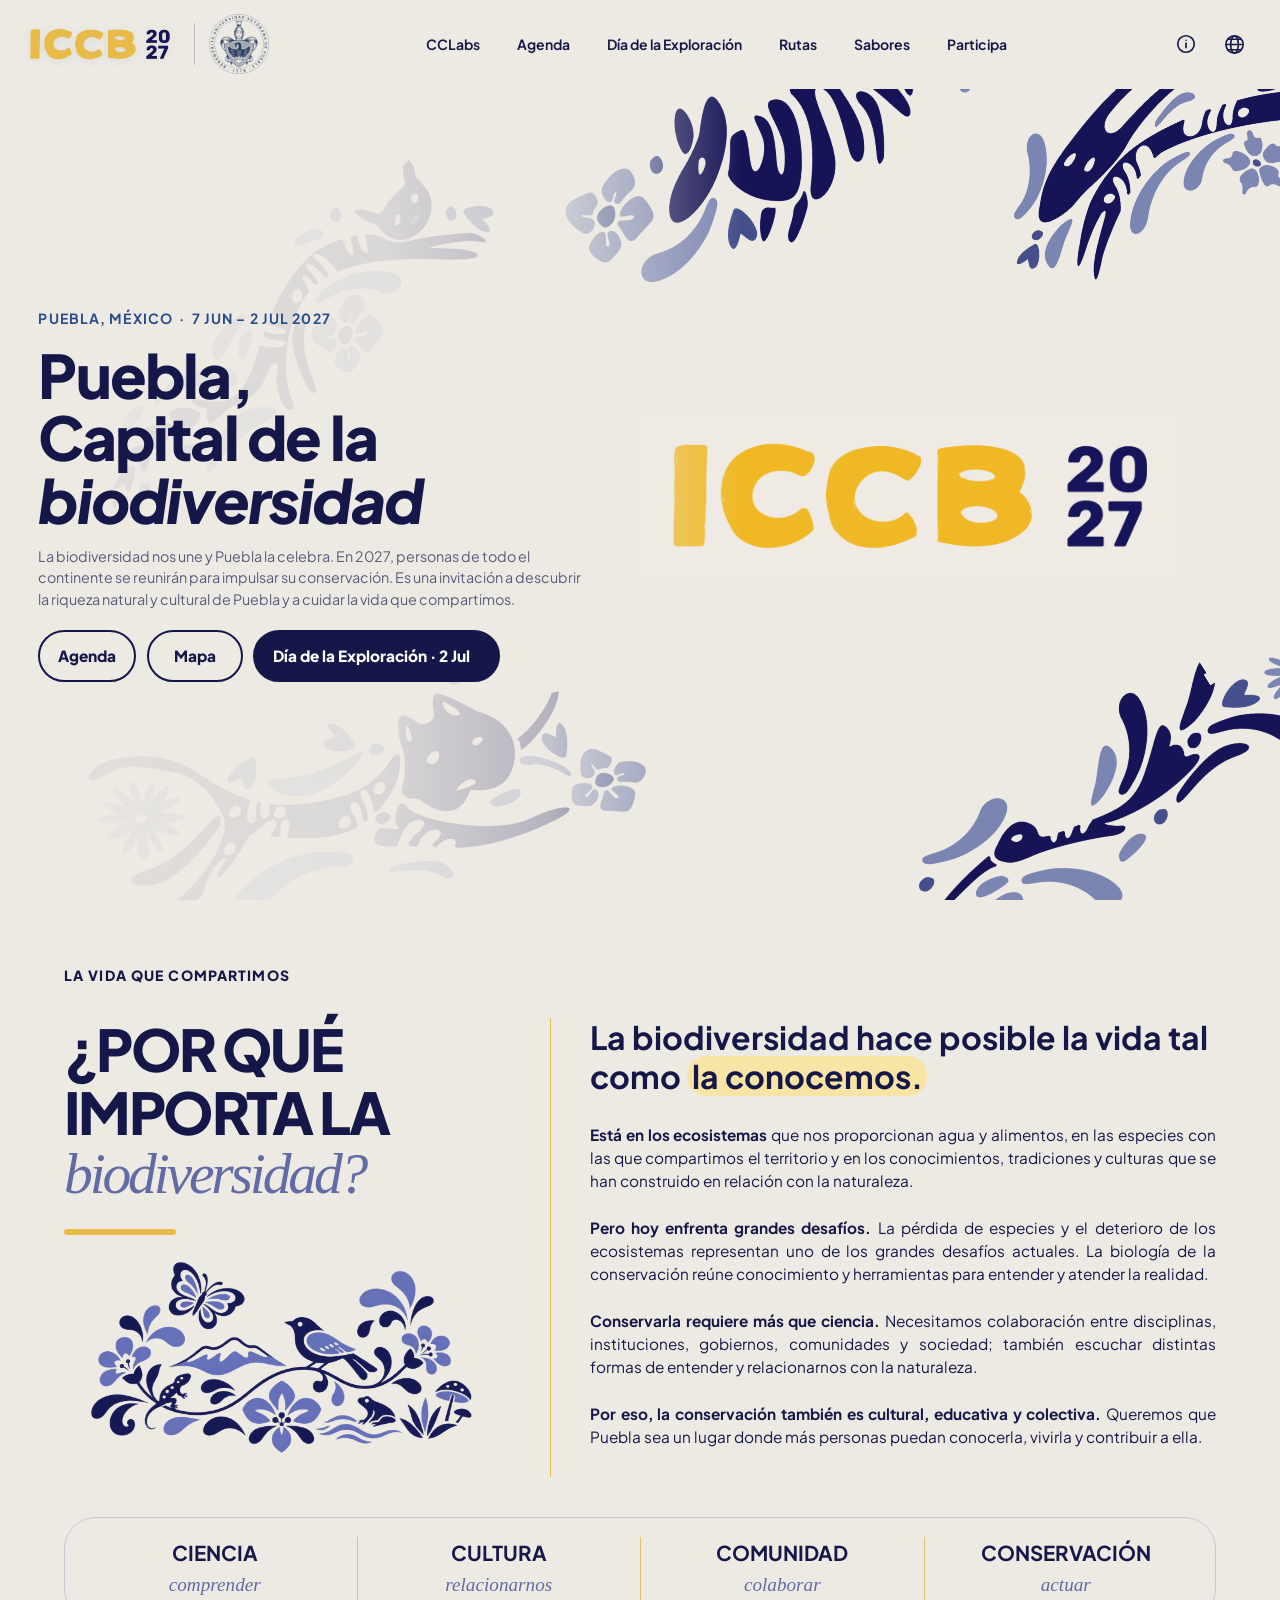
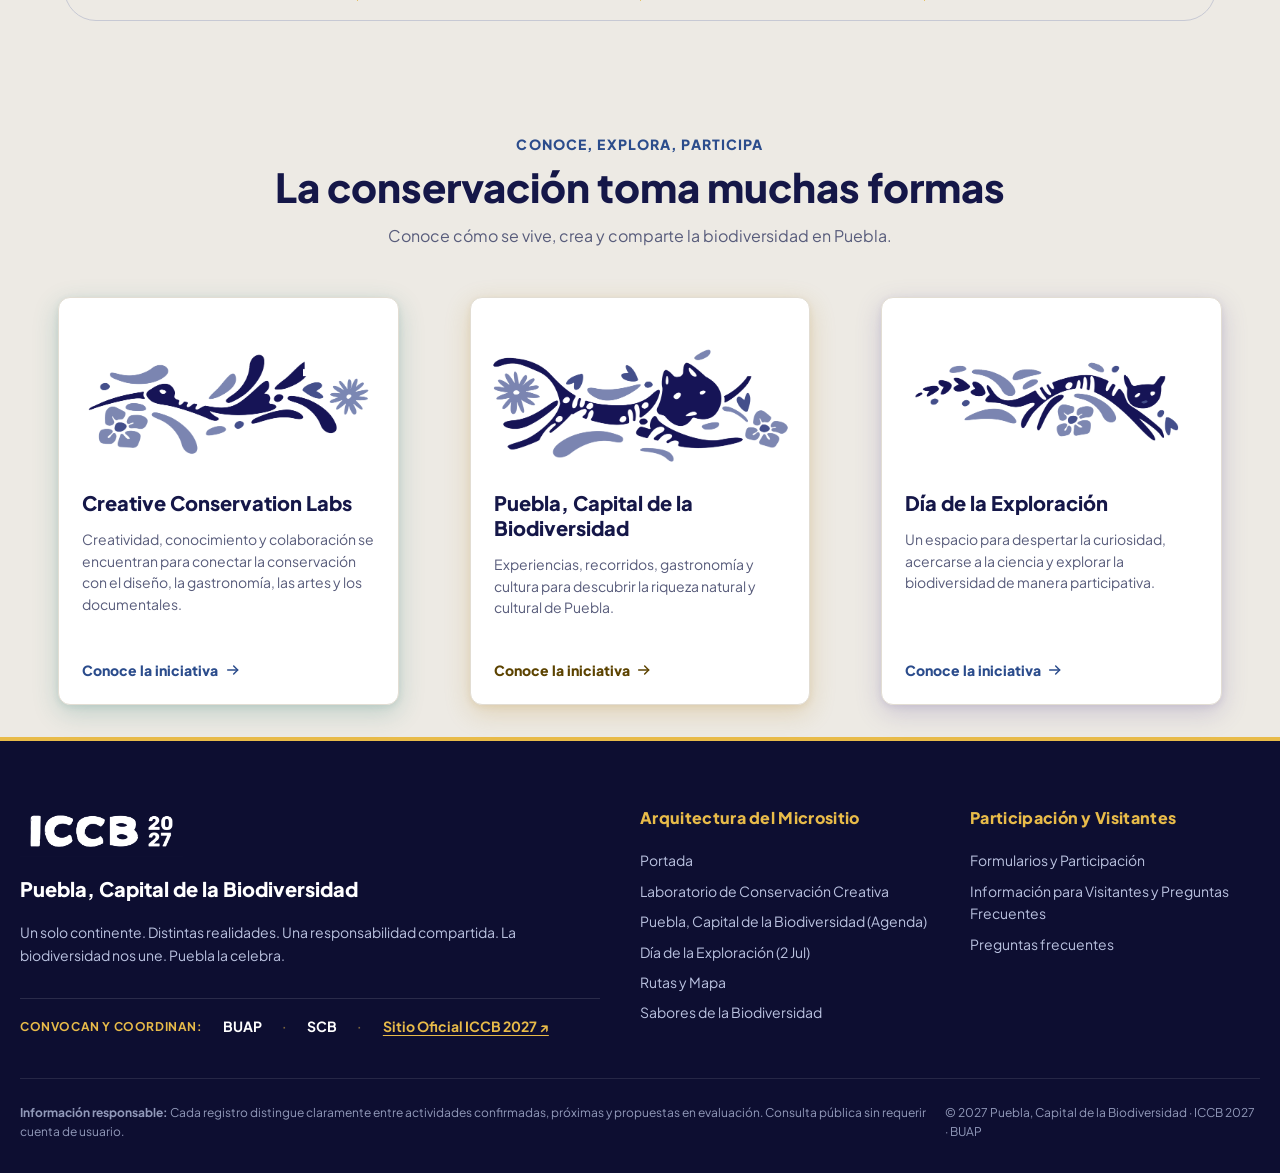
<file: index.html>
<!DOCTYPE html>

<html lang="es">

<head>
    <!-- ==========================================================================
         LA CABEZA (<head>): Instrucciones técnicas invisibles para el navegador
         ========================================================================== -->
    <meta charset="utf-8" />
    <meta content="width=device-width, initial-scale=1.0" name="viewport" />
    <title>Puebla, Capital de la Biodiversidad | ICCB 2027 · BUAP</title>
    <meta
        content="Puebla, Capital de la Biodiversidad. La biodiversidad nos une. Puebla la celebra. Conoce, explora y participa en la conservación."
        name="description" />
    <!-- Tipografía Plus Jakarta Sans desde Google Fonts -->
    <link href="https://fonts.googleapis.com" rel="preconnect" />
    <link crossorigin="" href="https://fonts.gstatic.com" rel="preconnect" />
    <link href="https://fonts.googleapis.com/css2?family=Plus+Jakarta+Sans:wght@400;500;600;700;800&amp;display=swap"
        rel="stylesheet" />
    <!-- Favicon e iconos -->
    <link href="assets/img/Logo_CompleteD.png" rel="icon" type="image/png" />
    <!-- Hoja de estilos CSS general -->
    <link href="assets/css/styles.css" rel="stylesheet" />
</head>

<body class="home-page">
    <!-- Enlace accesible para lectores de pantalla -->
    <a class="skip-link" href="#main-content">Saltar al contenido principal</a>
    <!-- ==========================================================================
         SECCIÓN 1: EL ENCABEZADO (<header>)
         Barra de navegación superior fija con menú completo de la arquitectura
         y selector bilingüe Español (ES) / Inglés (EN).
         ========================================================================== -->
    <header class="site-header">
        <div class="header-container">
            <!-- Logotipos institucionales que regresan a la portada -->
            <a aria-label="ICCB 2027 Puebla · BUAP" class="brand-wrapper" href="index.html">
                <img alt="ICCB 2027" class="brand-logo-img brand-logo-iccb" src="assets/img/ICCB_Logo_Main.png" />
                <span aria-hidden="true" class="brand-divider"></span>
                <img alt="BUAP" class="brand-logo-img brand-logo-buap" src="assets/img/Logo_BUAP.webp" />
            </a>
            <!-- Controles móviles: Selector ES/EN y botón hamburguesa -->
            <div class="header-mobile-right">

                <button aria-controls="main-nav" aria-expanded="false" aria-label="Abrir menú" class="nav-toggle-btn"
                    id="nav-toggle-btn" type="button">
                    <span></span><span></span><span></span>
                </button>
            </div>
            <!-- Menú de navegación con las secciones de la arquitectura -->
            <nav aria-label="Navegación principal" class="main-nav" id="main-nav">
                <ul class="nav-list">
                    <li>
                        <a class="nav-link" href="ccl.html">
                            <span>CCLabs</span>
                        </a>
                    </li>
                    <li>
                        <a class="nav-link" href="agenda.html">
                            <span>Agenda</span>
                        </a>
                    </li>
                    <li>
                        <a class="nav-link" href="exploracion.html">
                            <span>Día de la Exploración</span>
                        </a>
                    </li>
                    <li>
                        <a class="nav-link" href="rutas.html">
                            <span>Rutas</span>
                        </a>
                    </li>
                    <li>
                        <a class="nav-link" href="menu.html">
                            <span>Sabores</span>
                        </a>
                    </li>
                    <li>
                        <a class="nav-link" href="participa.html">
                            <span>Participa</span>
                        </a>
                    </li>

                </ul>
                <!-- Selector de idioma en computadoras -->

            </nav>
            <div class="header-tools">
                <a class="nav-link nav-info-link" href="info.html" aria-label="Información" title="Información"><svg
                        aria-hidden="true" focusable="false" width="22" height="22" viewBox="0 0 24 24" fill="none"
                        stroke="currentColor" stroke-width="1.8" stroke-linecap="round">
                        <circle cx="12" cy="12" r="9" />
                        <path d="M12 11v5m0-8h.01" />
                    </svg>
                </a>
                <div class="header-language">
                    <button type="button" class="language-toggle" aria-label="Selector de idioma" aria-expanded="false"
                        aria-controls="header-language-options">
                        <svg width="23" height="23" viewBox="0 0 24 24" fill="none" stroke="currentColor"
                            stroke-width="1.7" stroke-linecap="round" stroke-linejoin="round" aria-hidden="true">
                            <circle cx="12" cy="12" r="9" />
                            <ellipse cx="12" cy="12" rx="4" ry="9" />
                            <path d="M3 12h18M5 6.5h14M5 17.5h14" />
                        </svg>
                    </button>
                    <div id="header-language-options" class="lang-switcher-vertical header-language-options" hidden>
                        <a href="#" class="lang-pill active" lang="es" title="Español">ES</a>
                        <a href="#" class="lang-pill" lang="en" title="English">EN</a>
                    </div>
                </div>
            </div>
        </div>
    </header>
    <!-- ==========================================================================
         SECCIÓN 2: CONTENIDO PRINCIPAL DE LA PORTADA (<main>)
         ========================================================================== -->
    <main class="site-main" id="main-content">
        <section class="hero-section" id="home">
            <div class="cover-artwork" role="img" aria-label="Vista de Puebla rodeada de figuras de fauna poblana">
                <div class="cover-figures" aria-hidden="true">
                    <div class="cover-figure cover-figure--teporingo">
                        <img src="assets/img/Figuras/Teporingo.png" alt="" />
                    </div>
                    <div class="cover-figure cover-figure--armadillo">
                        <img src="assets/img/Figuras/Armadilo.png" alt="" />
                    </div>
                    <div class="cover-figure cover-figure--cacomixtle">
                        <img src="assets/img/Figuras/cacomixtle.png" alt="" />
                    </div>
                    <div class="cover-figure cover-figure--jaguar">
                        <img src="assets/img/Figuras/Jaguar.png" alt="" />
                    </div>
                    <div class="cover-figure cover-figure--colibri">
                        <img src="assets/img/Figuras/Colibri.png" alt="" />
                    </div>
                </div>
            </div>
            <div class="hero-inner">
                <!-- Columna izquierda: Periodo oficial (7 de junio al 2 de julio de 2027), título y accesos prioritarios -->
                <div class="hero-left">
                    <div class="hero-date-label">Puebla, México &nbsp;·&nbsp; 7 Jun – 2 Jul 2027</div>
                    <h1 class="hero-title">Puebla, <br />Capital de la <em>biodiversidad</em></h1>
                    <p class="hero-subtitle">La biodiversidad nos une y Puebla la celebra. En 2027, personas de todo el
                        continente se reunirán para impulsar su conservación. Es una invitación a descubrir la riqueza
                        natural y cultural de Puebla y a cuidar la vida que compartimos.</p>
                    <!-- Fila de botones prioritarios ("Menos clics": Agenda, Día de la Exploración y Mapa) -->
                    <div class="hero-cta-row hero-quick-links" aria-label="Accesos rápidos">
                        <a class="hero-btn-secondary hero-quick-link" href="agenda.html">Agenda</a>
                        <a class="hero-btn-secondary hero-quick-link" href="rutas.html#map">Mapa</a>
                        <a class="hero-btn-primary hero-quick-link hero-quick-link-featured" href="exploracion.html">Día
                            de la Exploración · 2 Jul <span aria-hidden="true"></span></a>
                    </div>

                </div>

            </div>
        </section>
        <!-- ======================================================================
              SECCION 2: LA VIDA QUE COMPARTIMOS
             ====================================================================== -->
        <section class="shared-life" id="presentacion-iniciativa" aria-labelledby="shared-life-title">
            <div class="shared-life-inner">
                <p class="section-eyebrow" data-en="The life we share">La vida que compartimos</p>
                <div class="shared-life-layout">
                    <div class="shared-life-heading">
                        <h2 id="shared-life-title" data-en="Why does &lt;em&gt;biodiversity&lt;/em&gt; matter?">¿Por
                            qué<br> importa la <em>biodiversidad?</em></h2>
                        <img class="shared-life-animal" src="assets/img/Biodiversidad.png" alt="" loading="lazy">
                    </div>
                    <div class="shared-life-copy">
                        <h3 data-en="Biodiversity makes life possible &lt;mark&gt;as we know it.&lt;/mark&gt;">La
                            biodiversidad hace posible la vida tal como <mark>la conocemos.</mark></h3>
                        <ul>
                            <li>
                                <p
                                    data-en="&lt;strong&gt;It is in the ecosystems&lt;/strong&gt; that provide water and food, in the species with which we share our territory, and in the knowledge, traditions and cultures built through our relationship with nature.">
                                    <strong>Está en los ecosistemas</strong> que nos proporcionan agua y alimentos, en
                                    las especies con las que compartimos el territorio y en los conocimientos,
                                    tradiciones y culturas que se han construido en relación con la naturaleza.
                                </p>
                            </li>
                            <li>
                                <p
                                    data-en="&lt;strong&gt;Today it faces major challenges.&lt;/strong&gt; Species loss and ecosystem degradation are among the greatest challenges of our time. Conservation biology brings together knowledge and tools to understand and address them.">
                                    <strong>Pero hoy enfrenta grandes desafíos.</strong> La pérdida de especies y el
                                    deterioro de los ecosistemas representan uno de los grandes desafíos actuales. La
                                    biología de la conservación reúne conocimiento y herramientas para
                                    entender y atender la realidad.
                                </p>
                            </li>
                            <li>
                                <p
                                    data-en="&lt;strong&gt;Conservation takes more than science.&lt;/strong&gt; We need collaboration across disciplines, institutions, governments, communities and society, and we need to listen to different ways of understanding and relating to nature.">
                                    <strong>Conservarla requiere más que ciencia.</strong> Necesitamos colaboración
                                    entre disciplinas, instituciones, gobiernos, comunidades y sociedad; también
                                    escuchar distintas formas de entender y relacionarnos con la naturaleza.
                                </p>
                            </li>
                            <li>
                                <p
                                    data-en="&lt;strong&gt;Conservation is also cultural, educational and collective.&lt;/strong&gt; We want Puebla to be a place where more people can discover, experience and contribute to it.">
                                    <strong>Por eso, la conservación también es cultural, educativa y
                                        colectiva.</strong> Queremos que Puebla sea un lugar donde más personas puedan
                                    conocerla, vivirla y contribuir a ella.
                                </p>
                            </li>
                        </ul>
                    </div>
                </div>
                <ul class="shared-life-values" aria-label="Ejes de la biodiversidad">
                    <li><strong>Ciencia</strong><span data-en="understand">comprender</span></li>
                    <li><strong>Cultura</strong><span data-en="connect">relacionarnos</span></li>
                    <li><strong>Comunidad</strong><span data-en="collaborate">colaborar</span></li>
                    <li><strong>Conservación</strong><span data-en="act">actuar</span></li>
                </ul>
            </div>
        </section>
        <!-- ======================================================================
             SECCION 3: LOS CUATRO EJES PRINCIPALES
             1. Laboratorio (ccl.html y enlace directo de registro)
             2. Puebla, Capital de la Biodiversidad (agenda.html)
             3. Día de la Exploración (exploracion.html)
             ====================================================================== -->
        <section class="feature-grid-section" id="iniciativas" style="padding-top:3rem;">
            <div class="container">
                <div class="section-head-center">
                    <span class="section-eyebrow">Conoce, explora, participa</span>
                    <h2 class="section-main-title">La conservación toma muchas formas</h2>
                    <p class="section-main-desc">Conoce cómo se vive, crea y comparte la biodiversidad en Puebla.</p>
                </div>
                <!-- Tres iniciativas de conservación -->
                <div class="pillar-cards-grid home-initiative-grid">
                    <!-- TARJETA 1: PUEBLA, CAPITAL DE LA BIODIVERSIDAD (Vinculada a agenda.html) -->
                    <a class="pillar-card home-initiative-card" href="ccl.html">
                        <div>
                            <div class="pillar-icon-box home-initiative-media">
                                <img alt="Colibrí" src="assets/img/Figuras/Colibri.png" />
                            </div>
                            <h3 class="pillar-card-title">Creative Conservation Labs</h3>
                            <p class="pillar-card-text">Creatividad, conocimiento y colaboración se encuentran para
                                conectar la conservación con el diseño, la gastronomía, las artes y los documentales.
                            </p>
                        </div>
                        <div class="pillar-card-link">
                            <span>Conoce la iniciativa</span>
                            <svg class="card-arrow-icon" fill="none" height="16" stroke="currentColor"
                                stroke-linecap="round" stroke-linejoin="round" stroke-width="2.2" viewbox="0 0 24 24"
                                width="16">
                                <line x1="4" x2="19" y1="12" y2="12"></line>
                                <polyline points="13 6 19 12 13 18"></polyline>
                            </svg>
                        </div>
                    </a>
                    <!-- TARJETA 2: DÍA DE LA EXPLORACIÓN (Vinculada a exploracion.html) -->
                    <a class="pillar-card highlight-gold home-initiative-card" href="agenda.html">
                        <div>
                            <div class="pillar-icon-box home-initiative-media">
                                <img alt="Jaguar" src="assets/img/Figuras/Jaguar.png" />
                            </div>
                            <h3 class="pillar-card-title">Puebla, Capital de la Biodiversidad</h3>
                            <p class="pillar-card-text">Experiencias, recorridos, gastronomía y cultura para descubrir
                                la riqueza natural y cultural de Puebla.</p>
                        </div>
                        <div class="pillar-card-link" style="color:var(--color-gold-text)">
                            <span>Conoce la iniciativa</span>
                            <svg class="card-arrow-icon" fill="none" height="16" stroke="currentColor"
                                stroke-linecap="round" stroke-linejoin="round" stroke-width="2.2" viewbox="0 0 24 24"
                                width="16">
                                <line x1="4" x2="19" y1="12" y2="12"></line>
                                <polyline points="13 6 19 12 13 18"></polyline>
                            </svg>
                        </div>
                    </a>
                    <!-- TARJETA 3: RUTAS (Vinculada a rutas.html) -->
                    <a class="pillar-card home-initiative-card" href="exploracion.html">
                        <div>
                            <div class="pillar-icon-box home-initiative-media">
                                <img alt="Cacomixtle" src="assets/img/Figuras/cacomixtle.png" />
                            </div>
                            <h3 class="pillar-card-title">Día de la Exploración</h3>
                            <p class="pillar-card-text">Un espacio para despertar la curiosidad, acercarse a la ciencia
                                y explorar la biodiversidad de manera participativa.</p>
                        </div>
                        <div class="pillar-card-link">
                            <span>Conoce la iniciativa</span>
                            <svg class="card-arrow-icon" fill="none" height="16" stroke="currentColor"
                                stroke-linecap="round" stroke-linejoin="round" stroke-width="2.2" viewbox="0 0 24 24"
                                width="16">
                                <line x1="4" x2="19" y1="12" y2="12"></line>
                                <polyline points="13 6 19 12 13 18"></polyline>
                            </svg>
                        </div>
                    </a>

                </div>
            </div>
        </section>
    </main>
    <!-- ==========================================================================
         SECCIÓN 3: EL PIE DE PÁGINA (<footer>)
         ========================================================================== -->
    <footer class="site-footer">
        <div class="footer-container">
            <div class="footer-brand">
                <img alt="ICCB 2027 Puebla" class="footer-logo" src="assets/img/Logo_White_Transparent.png" />
                <h3 style="color:#fff;font-size:1.25rem;font-weight:800">Puebla, Capital de la Biodiversidad</h3>
                <p style="color:#BAC2E0;font-size:var(--font-sm)">Un solo continente. Distintas realidades. Una
                    responsabilidad compartida. La biodiversidad nos une. Puebla la celebra.</p>
                <div class="footer-sponsors-strip">
                    <span>Convocan y Coordinan:</span>
                    <strong style="color:#fff">BUAP</strong><span style="opacity:0.5">·</span>
                    <strong style="color:#fff">SCB</strong><span style="opacity:0.5">·</span>
                    <a href="https://conbio.org/mini-sites/iccb-2027/" rel="noopener noreferrer"
                        style="color:var(--color-gold);font-weight:700;text-decoration:underline" target="_blank">Sitio
                        Oficial ICCB
                        2027 ↗</a>
                </div>
            </div>
            <div class="footer-links-col">
                <h4>Arquitectura del Micrositio</h4>
                <ul class="footer-nav">
                    <li><a href="index.html">Portada</a></li>
                    <li><a href="ccl.html">Laboratorio de Conservación Creativa</a></li>
                    <li><a href="agenda.html">Puebla, Capital de la Biodiversidad (Agenda)</a></li>
                    <li><a href="exploracion.html">Día de la Exploración (2 Jul)</a></li>
                    <li><a href="rutas.html">Rutas y Mapa</a></li>
                    <li><a href="menu.html">Sabores de la Biodiversidad</a></li>
                </ul>
            </div>
            <div class="footer-links-col">
                <h4>Participación y Visitantes</h4>
                <ul class="footer-nav">
                    <li><a href="participa.html">Formularios y Participación</a></li>
                    <li><a href="info.html">Información para Visitantes y Preguntas Frecuentes</a></li>
                    <li><a href="info.html#preguntas-frecuentes">Preguntas frecuentes</a></li>
                </ul>
            </div>
        </div>
        <div class="footer-bottom">
            <div>
                <p><strong>Información responsable:</strong> Cada registro distingue claramente entre actividades
                    confirmadas, próximas y propuestas en evaluación. Consulta pública sin requerir cuenta de usuario.
                </p>
            </div>
            <div>
                <p>© 2027 Puebla, Capital de la Biodiversidad · ICCB 2027 · BUAP</p>
            </div>
        </div>
    </footer>
    <!-- Scripts: data.js (fuente única de información) y main.js -->
    <script src="assets/js/data.js"></script>
    <script src="assets/js/i18n-en.js"></script>
    <script src="assets/js/i18n.js"></script>

    <script src="assets/js/main.js"></script>
</body>

</html>
</file>
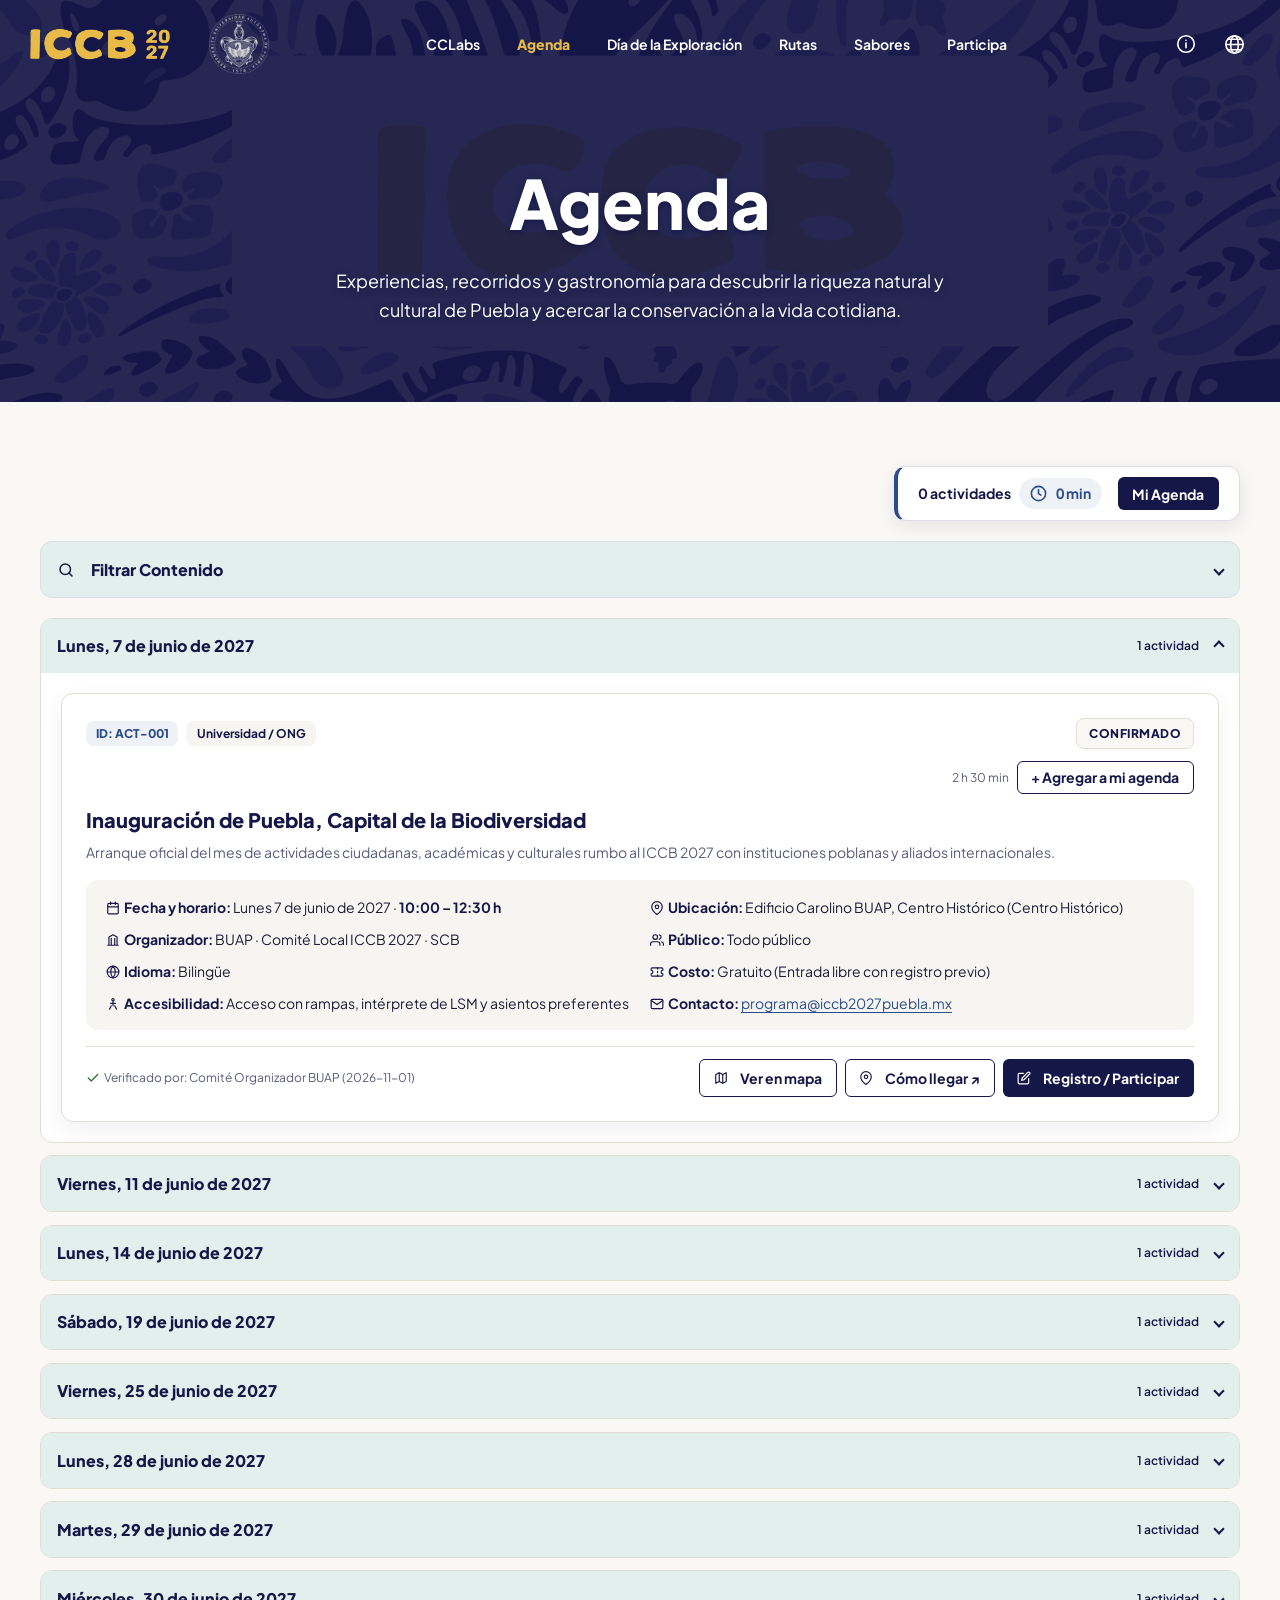
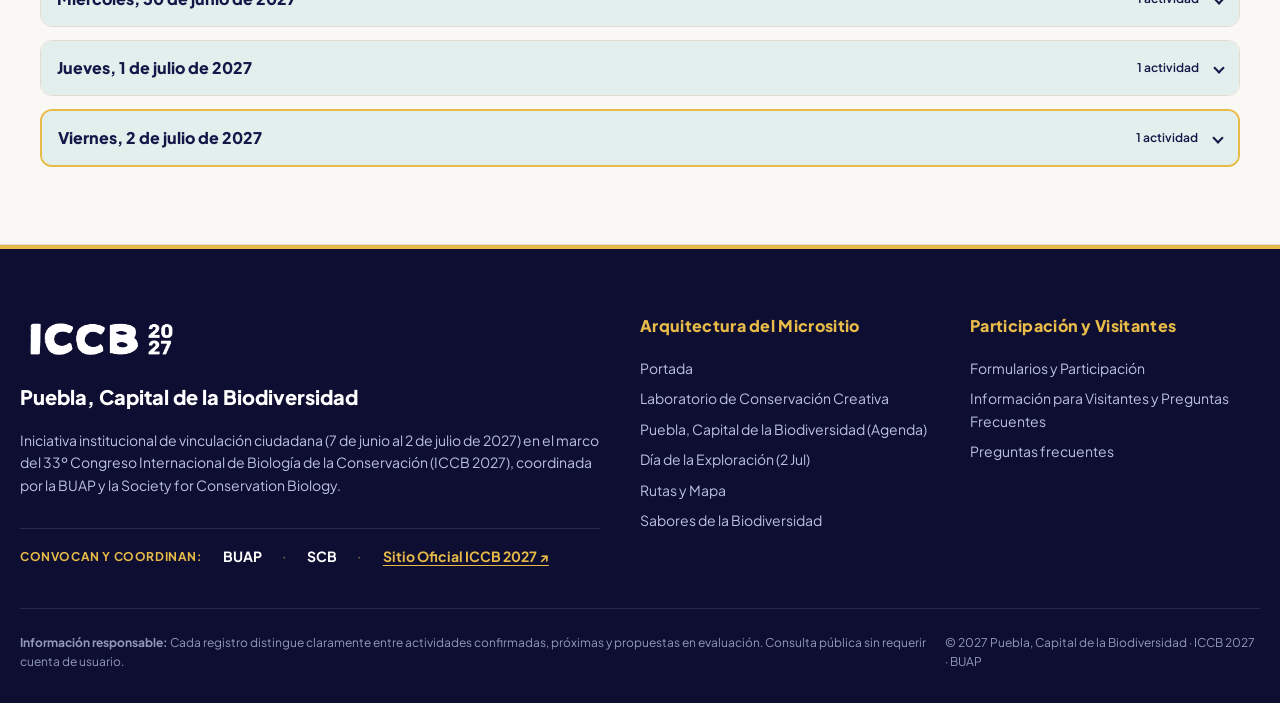
<file: agenda.html>
<!DOCTYPE html>

<html lang="es">

<head>
    <!-- ==========================================================================
         LA CABEZA (<head>): Configuración técnica invisible
         ========================================================================== -->
    <meta charset="UTF-8">
    <meta name="viewport" content="width=device-width, initial-scale=1.0">
    <title>Capital de la Biodiversidad · Agenda y Directorio | ICCB 2027</title>
    <meta name="description"
        content="Directorio común y agenda de actividades de Puebla, Capital de la Biodiversidad (7 de junio al 2 de julio de 2027) con filtros por fecha, categoría, público, idioma, costo y ubicación.">

    <link rel="preconnect" href="https://fonts.googleapis.com">
    <link rel="preconnect" href="https://fonts.gstatic.com" crossorigin>
    <link href="https://fonts.googleapis.com/css2?family=Plus+Jakarta+Sans:wght@400;500;600;700;800&display=swap"
        rel="stylesheet">
    <link rel="icon" type="image/png" href="assets/img/Logo_CompleteD.png">
    <link rel="stylesheet" href="assets/css/styles.css">
    <link rel="stylesheet" href="assets/css/agenda-personal.css">
</head>

<body class="section-themed">
    <a href="#main-content" class="skip-link">Saltar al contenido principal</a>

    <!-- ==========================================================================
         SECCIÓN 1: ENCABEZADO SUPERIOR (<header>)
         ========================================================================== -->
    <header class="site-header">
        <div class="header-container">
            <a href="index.html" class="brand-wrapper" aria-label="ICCB 2027 Puebla · BUAP">
                <img src="assets/img/Logo Yellow Talavera.png" alt="ICCB 2027"
                    class="brand-logo-img brand-logo-iccb">
                <span class="brand-divider" aria-hidden="true"></span>
                <img src="assets/img/Logo_BUAP_Blanco.png" alt="BUAP" class="brand-logo-img brand-logo-buap">
            </a>

            <div class="header-mobile-right">

                <button type="button" class="nav-toggle-btn" id="nav-toggle-btn" aria-expanded="false"
                    aria-controls="main-nav" aria-label="Abrir menú">
                    <span></span><span></span><span></span>
                </button>
            </div>

            <nav class="main-nav" id="main-nav" aria-label="Navegación principal">
                <ul class="nav-list">
                    <li>
                        <a href="ccl.html" class="nav-link">
                            <span>CCLabs</span>
                        </a>
                    </li>
                    <li>
                        <a href="agenda.html" class="nav-link active">
                            <span>Agenda</span>
                        </a>
                    </li>
                    <li>
                        <a href="exploracion.html" class="nav-link">
                            <span>Día de la Exploración</span>
                        </a>
                    </li>
                    <li>
                        <a href="rutas.html" class="nav-link">
                            <span>Rutas</span>
                        </a>
                    </li>
                    <li>
                        <a href="menu.html" class="nav-link">
                            <span>Sabores</span>
                        </a>
                    </li>
                    <li>
                        <a href="participa.html" class="nav-link">
                            <span>Participa</span>
                        </a>
                    </li>

                </ul>


            </nav>
            <div class="header-tools">
                <a href="info.html" class="nav-link nav-info-link" aria-label="Información"
                            title="Información"><svg aria-hidden="true" focusable="false" width="22" height="22"
                                viewBox="0 0 24 24" fill="none" stroke="currentColor" stroke-width="1.8"
                                stroke-linecap="round">
                                <circle cx="12" cy="12" r="9" />
                                <path d="M12 11v5m0-8h.01" />
                            </svg>
                        </a>
                <div class="header-language">
                    <button type="button" class="language-toggle" aria-label="Selector de idioma"
                        aria-expanded="false" aria-controls="header-language-options">
                        <svg width="23" height="23" viewBox="0 0 24 24" fill="none" stroke="currentColor"
                            stroke-width="1.7" stroke-linecap="round" stroke-linejoin="round" aria-hidden="true">
                            <circle cx="12" cy="12" r="9"/>
                            <ellipse cx="12" cy="12" rx="4" ry="9"/>
                            <path d="M3 12h18M5 6.5h14M5 17.5h14"/>
                        </svg>
                    </button>
                    <div id="header-language-options" class="lang-switcher-vertical header-language-options" hidden>
                        <a href="#" class="lang-pill active" lang="es" title="Español">ES</a>
                        <a href="#" class="lang-pill" lang="en" title="English">EN</a>
                    </div>
                </div>
            </div>
        </div>
    </header>

    <!-- ==========================================================================
         SECCIÓN 2: CONTENIDO PRINCIPAL (<main>)
         ========================================================================== -->
    <main class="site-main" id="main-content">
        <section id="agenda-page">

            <!-- ==================================================================
                 BANNER PRINCIPAL
                 ================================================================== -->
            <div class="page-hero-banner">
                <div class="hero-bg-texture"></div>
                <h2 data-en="Schedule">
                    Agenda
                </h2>
                <p
                    data-en="Experiences, routes and gastronomy to discover Puebla's natural and cultural wealth and bring conservation into daily life.">
                    </strong> Experiencias, recorridos y gastronomía para descubrir la riqueza natural y cultural de
                    Puebla y acercar la conservación a la vida cotidiana.
                </p>
            </div>

            <!-- ==================================================================
                 BUSCADOR Y DIRECTORIO COMÚN DE ACTIVIDADES:
                 - Palabra clave
                 - Tipo: universidad/ONG, gastronomía, cursos y talleres, exposiciones y cultura, rutas y recorridos, actividades gubernamentales u otras.
                 - Público: todos, familias, participación individual, estudiantes o visitantes del congreso.
                 - Fecha, ubicación, idioma, costo y estado de confirmación.
                 ================================================================== -->
            <div class="page-section" id="directorio-comun">
                <div class="container">

                    <aside id="mi-agenda" class="personal-agenda-bar" aria-label="Mi Agenda" hidden>
                        <div class="personal-agenda-stats" aria-live="polite" aria-atomic="true">
                            <strong data-agenda-count>0 actividades</strong>
                            <span class="personal-agenda-clock" title="Tiempo acumulado">
                                <svg width="19" height="19" viewBox="0 0 24 24" fill="none" stroke="currentColor"
                                    stroke-width="2" stroke-linecap="round" aria-hidden="true">
                                    <circle cx="12" cy="12" r="9" />
                                    <path d="M12 7v5l3 2" />
                                </svg>
                                <strong data-agenda-duration>0 min</strong>
                            </span>
                        </div>
                        <button type="button" class="btn btn-primary btn-sm" aria-haspopup="dialog">Mi Agenda</button>
                        <p data-agenda-storage role="status" hidden>La selección se conservará durante esta visita.</p>
                    </aside>


                    <dialog id="mi-agenda-dialog" class="personal-agenda-dialog" aria-labelledby="mi-agenda-title">
                        <header>
                            <h2 id="mi-agenda-title">Mi Agenda</h2>
                            <form method="dialog">
                                <button type="submit" class="btn btn-outline btn-sm" data-agenda-close
                                    autofocus>Cerrar</button>
                            </form>
                        </header>
                        <div class="personal-agenda-body">
                            <p data-agenda-empty>Agrega actividades del programa para armar tu itinerario.</p>
                            <div class="personal-agenda-calendar">
                                <div class="personal-agenda-month">
                                    <button type="button" class="btn btn-outline btn-sm" data-agenda-prev
                                        aria-label="Mes anterior">‹</button>
                                    <h3 data-agenda-month aria-live="polite"></h3>
                                    <button type="button" class="btn btn-outline btn-sm" data-agenda-next
                                        aria-label="Mes siguiente">›</button>
                                </div>
                                <table aria-labelledby="mi-agenda-title">
                                    <thead>
                                        <tr data-agenda-weekdays></tr>
                                    </thead>
                                    <tbody data-agenda-days></tbody>
                                </table>
                            </div>
                            <section class="personal-agenda-day" aria-labelledby="mi-agenda-day-title">
                                <h3 id="mi-agenda-day-title"></h3>
                                <p data-agenda-day-empty>Sin actividades guardadas para este día.</p>
                                <ul></ul>
                            </section>
                        </div>
                        <footer>
                            <button type="button" class="btn btn-primary btn-sm" data-agenda-download disabled>Descargar
                                calendario (.ics)</button>
                            <button type="button" class="btn btn-primary btn-sm" data-agenda-pdf disabled>Descargar PDF</button>
                            <p data-agenda-export-status role="status"></p>
                        </footer>
                    </dialog>

                    <!-- CAJA DE FILTROS DEL DIRECTORIO -->
                    <details class="agenda-filters">
                        <summary class="agenda-date-summary agenda-filter-toggle">
                            <svg width="18" height="18" viewBox="0 0 24 24" fill="none" stroke="currentColor"
                                stroke-width="2" stroke-linecap="round" aria-hidden="true">
                                <circle cx="11" cy="11" r="7" />
                                <path d="m16 16 4 4" />
                            </svg>
                            <span>Filtrar Contenido</span>
                        </summary>
                        <div class="directory-filter-box" role="region"
                            aria-label="Filtros del directorio de actividades">
                            <!-- Búsqueda por palabra clave -->
                            <div class="filter-field">
                                <label for="filtro-texto" style="display:inline-flex; align-items:center; gap:0.4rem;">
                                    <svg width="15" height="15" viewBox="0 0 24 24" fill="none" stroke="currentColor"
                                        stroke-width="2" stroke-linecap="round" stroke-linejoin="round">
                                        <circle cx="11" cy="11" r="8" />
                                        <line x1="21" y1="21" x2="16.65" y2="16.65" />
                                    </svg>
                                    Buscar por nombre, tema, sede u organizador
                                </label>
                                <input type="text" id="filtro-texto"
                                    placeholder="Ej. Polinizadores, Talavera, Cholula, Café, BUAP, Servidores públicos...">
                            </div>
                            <!-- Cuadrícula con los selectores -->
                            <div class="filter-controls-grid">
                                <!-- 1. Filtro por Tipo / Categoría -->
                                <div class="filter-field">
                                    <label for="filtro-tipo">Categoría / Tipo de actividad</label>
                                    <select id="filtro-tipo">
                                        <option value="todos">Todas las categorías</option>
                                        <option value="universidad_ong">Universidad / ONG</option>
                                        <option value="gastronomia">Gastronomía (Sabores)</option>
                                        <option value="cursos_talleres">Cursos y talleres</option>
                                        <option value="exposiciones_cultura">Exposiciones y cultura</option>
                                        <option value="rutas_recorridos">Rutas y recorridos</option>
                                        <option value="gubernamental">Actividades gubernamentales</option>
                                        <option value="exploracion">Día de la Exploración (2 Jul)</option>
                                    </select>
                                </div>
                                <!-- 2. Filtro por Público -->
                                <div class="filter-field">
                                    <label for="filtro-publico">Público dirigido</label>
                                    <select id="filtro-publico">
                                        <option value="todos">Todos los públicos</option>
                                        <option value="familias">Familias, niñas, niños y jóvenes</option>
                                        <option value="individual">Participación individual</option>
                                        <option value="estudiantes">Estudiantes universitarios</option>
                                        <option value="visitantes_congreso">Visitantes del congreso ICCB</option>
                                    </select>
                                </div>
                                <!-- 3. Filtro por Fecha -->
                                <div class="filter-field">
                                    <label for="filtro-fecha">Fecha programada</label>
                                    <select id="filtro-fecha">
                                        <option value="todas">Todas las fechas (7 Jun – 2 Jul)</option>
                                        <option value="2027-06-07">7 de junio 2027 (Apertura)</option>
                                        <option value="2027-06-11">11 de junio 2027</option>
                                        <option value="2027-06-14">14 de junio 2027</option>
                                        <option value="2027-06-19">19 de junio 2027</option>
                                        <option value="2027-06-25">25 de junio 2027</option>
                                        <option value="2027-06-28">28 de junio 2027</option>
                                        <option value="2027-06-29">29 de junio 2027</option>
                                        <option value="2027-06-30">30 de junio 2027</option>
                                        <option value="2027-07-01">1 de julio 2027</option>
                                        <option value="2027-07-02">2 de julio 2027 (Día de la Exploración)</option>
                                    </select>
                                </div>
                                <!-- 4. Filtro por Ubicación / Zona -->
                                <div class="filter-field">
                                    <label for="filtro-zona">Ubicación / Zona</label>
                                    <select id="filtro-zona">
                                        <option value="todas">Todas las ubicaciones</option>
                                        <option value="Centro Histórico">Centro Histórico de Puebla</option>
                                        <option value="Ciudad Universitaria BUAP">Ciudad Universitaria BUAP</option>
                                        <option value="Zona Angelópolis / CCU">Zona Angelópolis / CCU BUAP</option>
                                        <option value="Cholula">San Andrés y San Pedro Cholula</option>
                                    </select>
                                </div>
                                <!-- 5. Filtro por Idioma -->
                                <div class="filter-field">
                                    <label for="filtro-idioma">Idioma</label>
                                    <select id="filtro-idioma">
                                        <option value="todos">Todos los idiomas</option>
                                        <option value="Español">Español</option>
                                        <option value="Bilingüe">Bilingüe (Español / Inglés)</option>
                                    </select>
                                </div>
                                <!-- 6. Filtro por Costo y Estado -->
                                <div class="filter-field">
                                    <label for="filtro-costo">Costo de acceso</label>
                                    <select id="filtro-costo">
                                        <option value="todos">Todos (Gratuitos y con cuota)</option>
                                        <option value="Gratuito">Gratuito (Entrada libre)</option>
                                        <option value="Con cuota">Con cuota / recuperación</option>
                                    </select>
                                </div>
                            </div>
                            <!-- Barra inferior del filtro: Estado de confirmación y botón de limpiar -->
                            <div
                                style="display:flex; flex-wrap:wrap; justify-content:space-between; align-items:center; gap:1rem; margin-top:1.25rem; padding-top:1rem; border-top:1px solid var(--color-cream-border);">
                                <div style="display:flex; align-items:center; gap:0.75rem; flex-wrap:wrap;">
                                    <label for="filtro-estado"
                                        style="font-size:var(--font-xs); font-weight:700; color:var(--color-navy);">
                                        Estado de verificación:
                                    </label>
                                    <select id="filtro-estado"
                                        style="padding:0.4rem 0.75rem; border-radius:0; border:1px solid var(--color-border); font-size:var(--font-xs); background:#fff;">
                                        <option value="todos">Todos los estados</option>
                                        <option value="confirmada">Solo Confirmadas</option>
                                        <option value="proximamente">Próximamente</option>
                                        <option value="propuesta">Propuestas en evaluación</option>
                                    </select>
                                    <span id="contador-actividades"
                                        style="font-size:var(--font-xs); color:var(--color-text-muted); font-weight:600;">
                                        Cargando actividades...
                                    </span>
                                </div>
                                <button type="button" id="btn-limpiar-filtros" class="btn btn-outline btn-sm">
                                    Restablecer filtros
                                </button>
                            </div>
                        </div>
                    </details>

                    <!-- CONTENEDOR DINÁMICO DE FICHAS DE ACTIVIDAD
                         Aquí main.js inyecta las fichas completas desde ACTIVIDADES_DATA en data.js -->
                    <div id="directorio-actividades-lista">
                        <!-- Generado dinámicamente por assets/js/main.js -->
                    </div>

                </div>
            </div>
        </section>
    </main>

    <!-- ==========================================================================
         SECCIÓN 3: PIE DE PÁGINA (<footer>)
         ========================================================================== -->
    <footer class="site-footer">
        <div class="footer-container">
            <div class="footer-brand">
                <img src="assets/img/Logo_White_Transparent.png" alt="ICCB 2027 Puebla" class="footer-logo">
                <h3 style="color:#fff;font-size:1.25rem;font-weight:800">Puebla, Capital de la Biodiversidad</h3>
                <p style="color:#BAC2E0;font-size:var(--font-sm)">Iniciativa institucional de vinculación ciudadana
                    (7 de junio al 2 de julio de 2027) en el marco del 33º Congreso Internacional de Biología de la
                    Conservación (ICCB 2027), coordinada por la BUAP y la Society for Conservation Biology.</p>
                <div class="footer-sponsors-strip">
                    <span>Convocan y Coordinan:</span>
                    <strong style="color:#fff">BUAP</strong><span style="opacity:0.5">·</span>
                    <strong style="color:#fff">SCB</strong><span style="opacity:0.5">·</span>
                    <a href="https://conbio.org/mini-sites/iccb-2027/" target="_blank" rel="noopener noreferrer"
                        style="color:var(--color-gold);font-weight:700;text-decoration:underline">Sitio Oficial ICCB
                        2027 ↗</a>
                </div>
            </div>

            <div class="footer-links-col">
                <h4>Arquitectura del Micrositio</h4>
                <ul class="footer-nav">
                    <li><a href="index.html">Portada</a></li>
                    <li><a href="ccl.html">Laboratorio de Conservación Creativa</a></li>
                    <li><a href="agenda.html">Puebla, Capital de la Biodiversidad (Agenda)</a></li>
                    <li><a href="exploracion.html">Día de la Exploración (2 Jul)</a></li>
                    <li><a href="rutas.html">Rutas y Mapa</a></li>
                    <li><a href="menu.html">Sabores de la Biodiversidad</a></li>
                </ul>
            </div>

            <div class="footer-links-col">
                <h4>Participación y Visitantes</h4>
                <ul class="footer-nav">
                    <li><a href="participa.html">Formularios y Participación</a></li>
                    <li><a href="info.html">Información para Visitantes y Preguntas Frecuentes</a></li>
                    <li><a href="info.html#preguntas-frecuentes">Preguntas frecuentes</a></li>
                </ul>
            </div>
        </div>

        <div class="footer-bottom">
            <div>
                <p><strong>Información responsable:</strong> Cada registro distingue claramente entre actividades
                    confirmadas, próximas y propuestas en evaluación. Consulta pública sin requerir cuenta de usuario.
                </p>
            </div>
            <div>
                <p>© 2027 Puebla, Capital de la Biodiversidad · ICCB 2027 · BUAP</p>
            </div>
        </div>
    </footer>

    <!-- Scripts: data.js (fuente única) y main.js (renderizado y filtros) -->
    <script src="assets/js/data.js"></script>
    <script src="assets/js/i18n-en.js"></script>
    <script src="assets/js/i18n.js"></script>

    <script src="assets/js/vendor/pdf-lib.min.js"></script>
    <script src="assets/js/agenda-pdf.js"></script>
    <script src="assets/js/agenda-personal.js"></script>
    <script src="assets/js/main.js"></script>
</body>

</html>
</file>
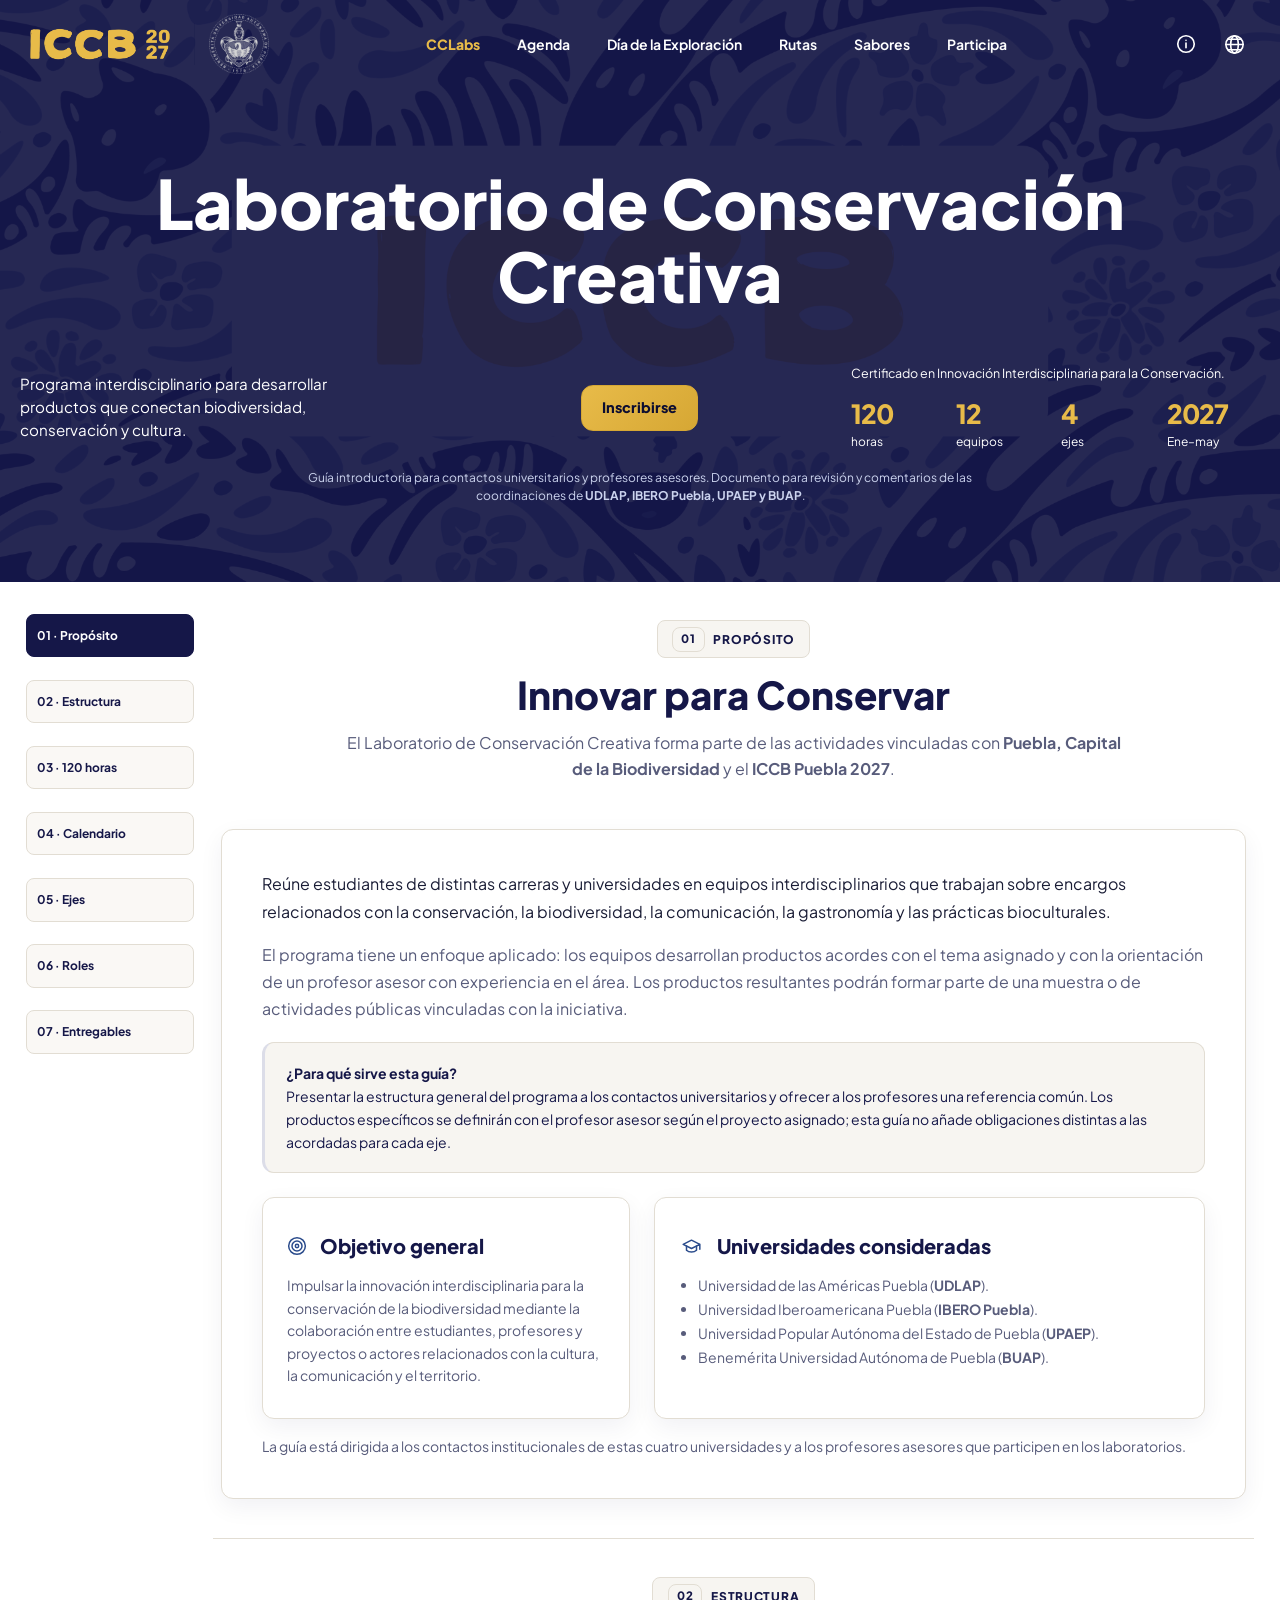
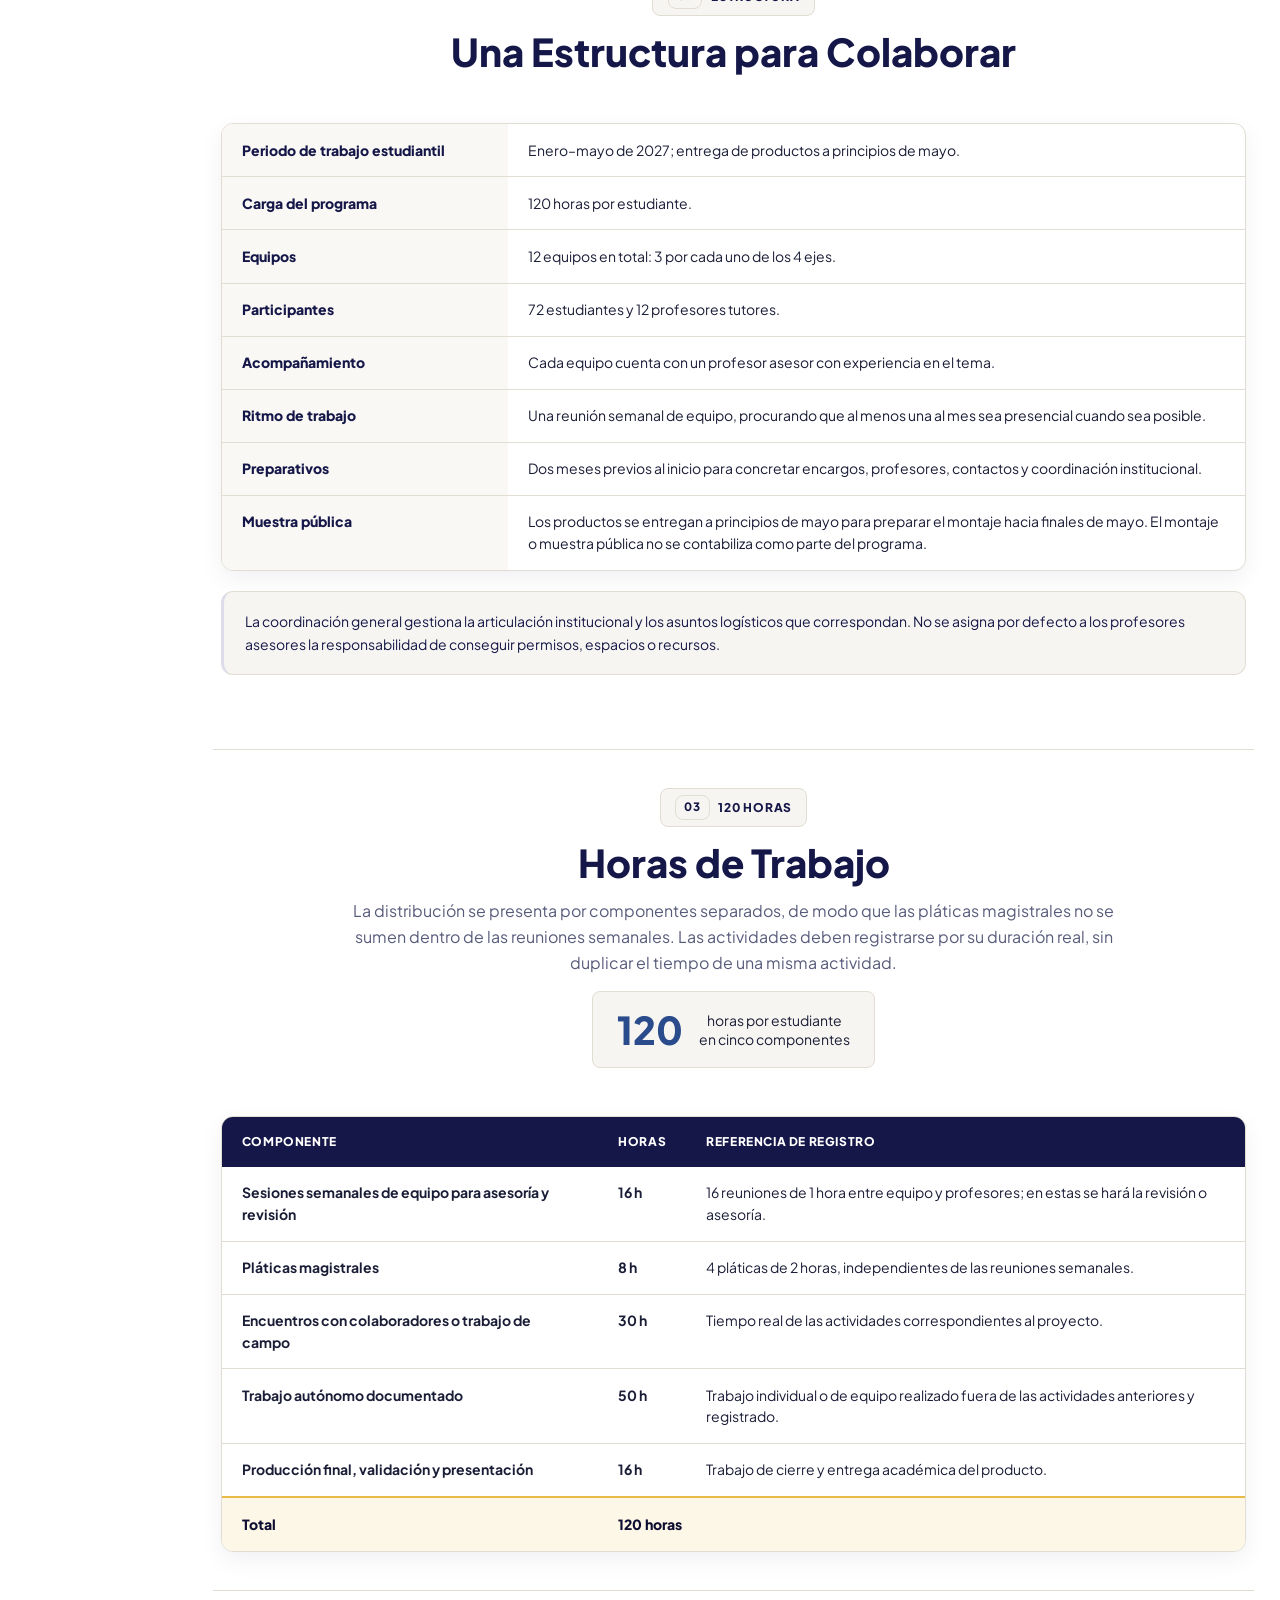
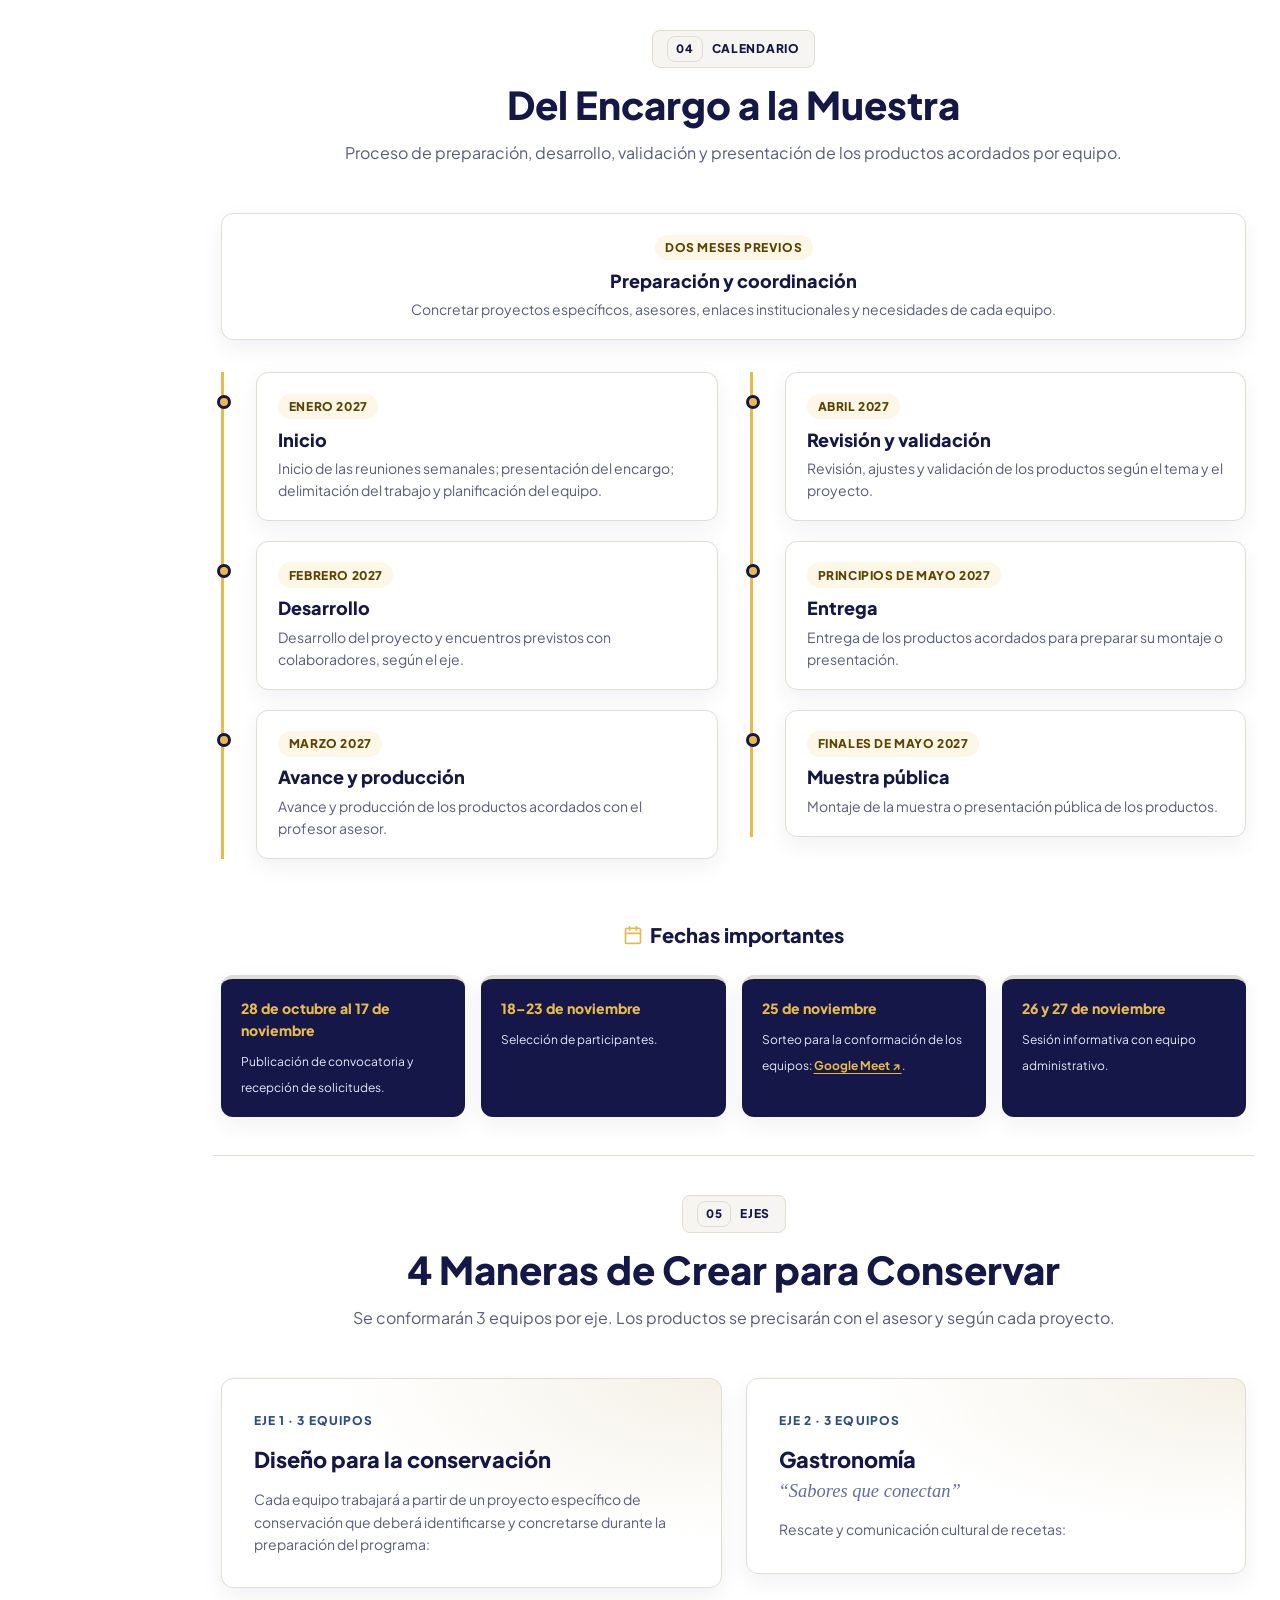
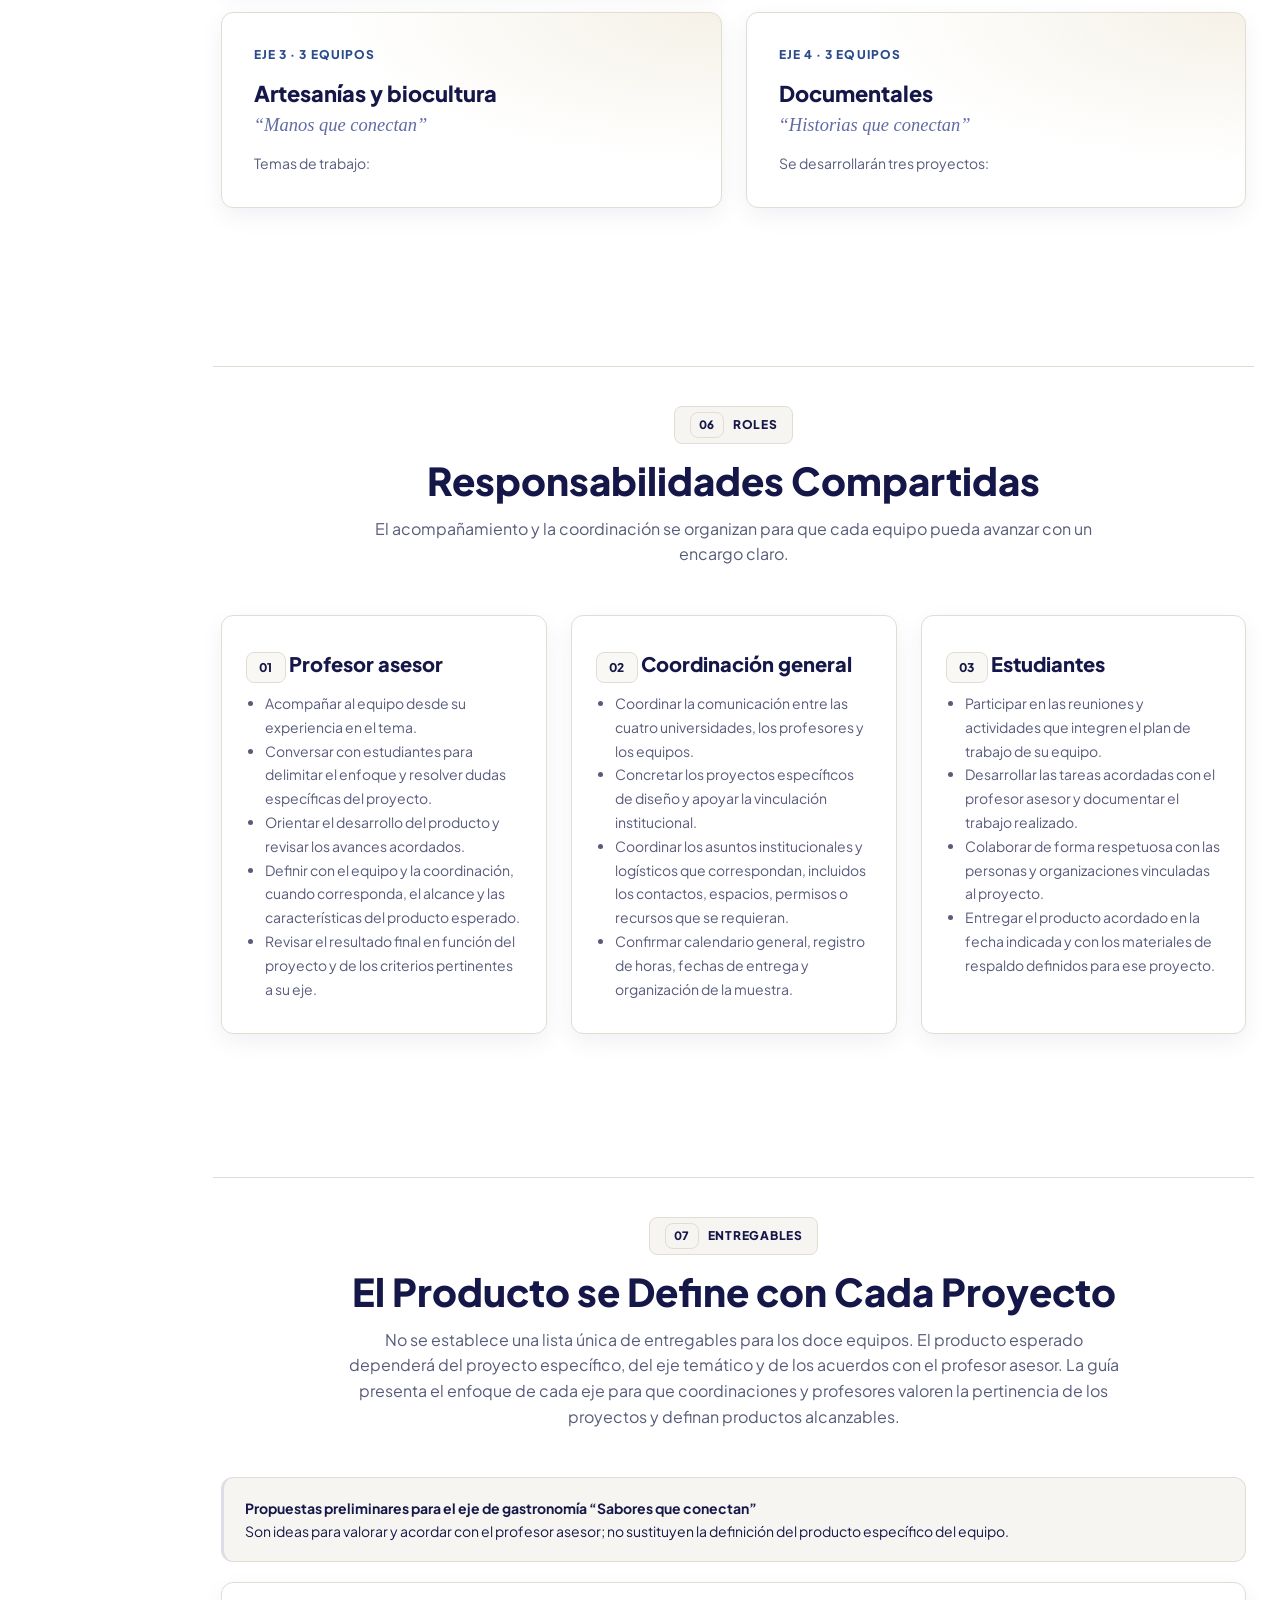
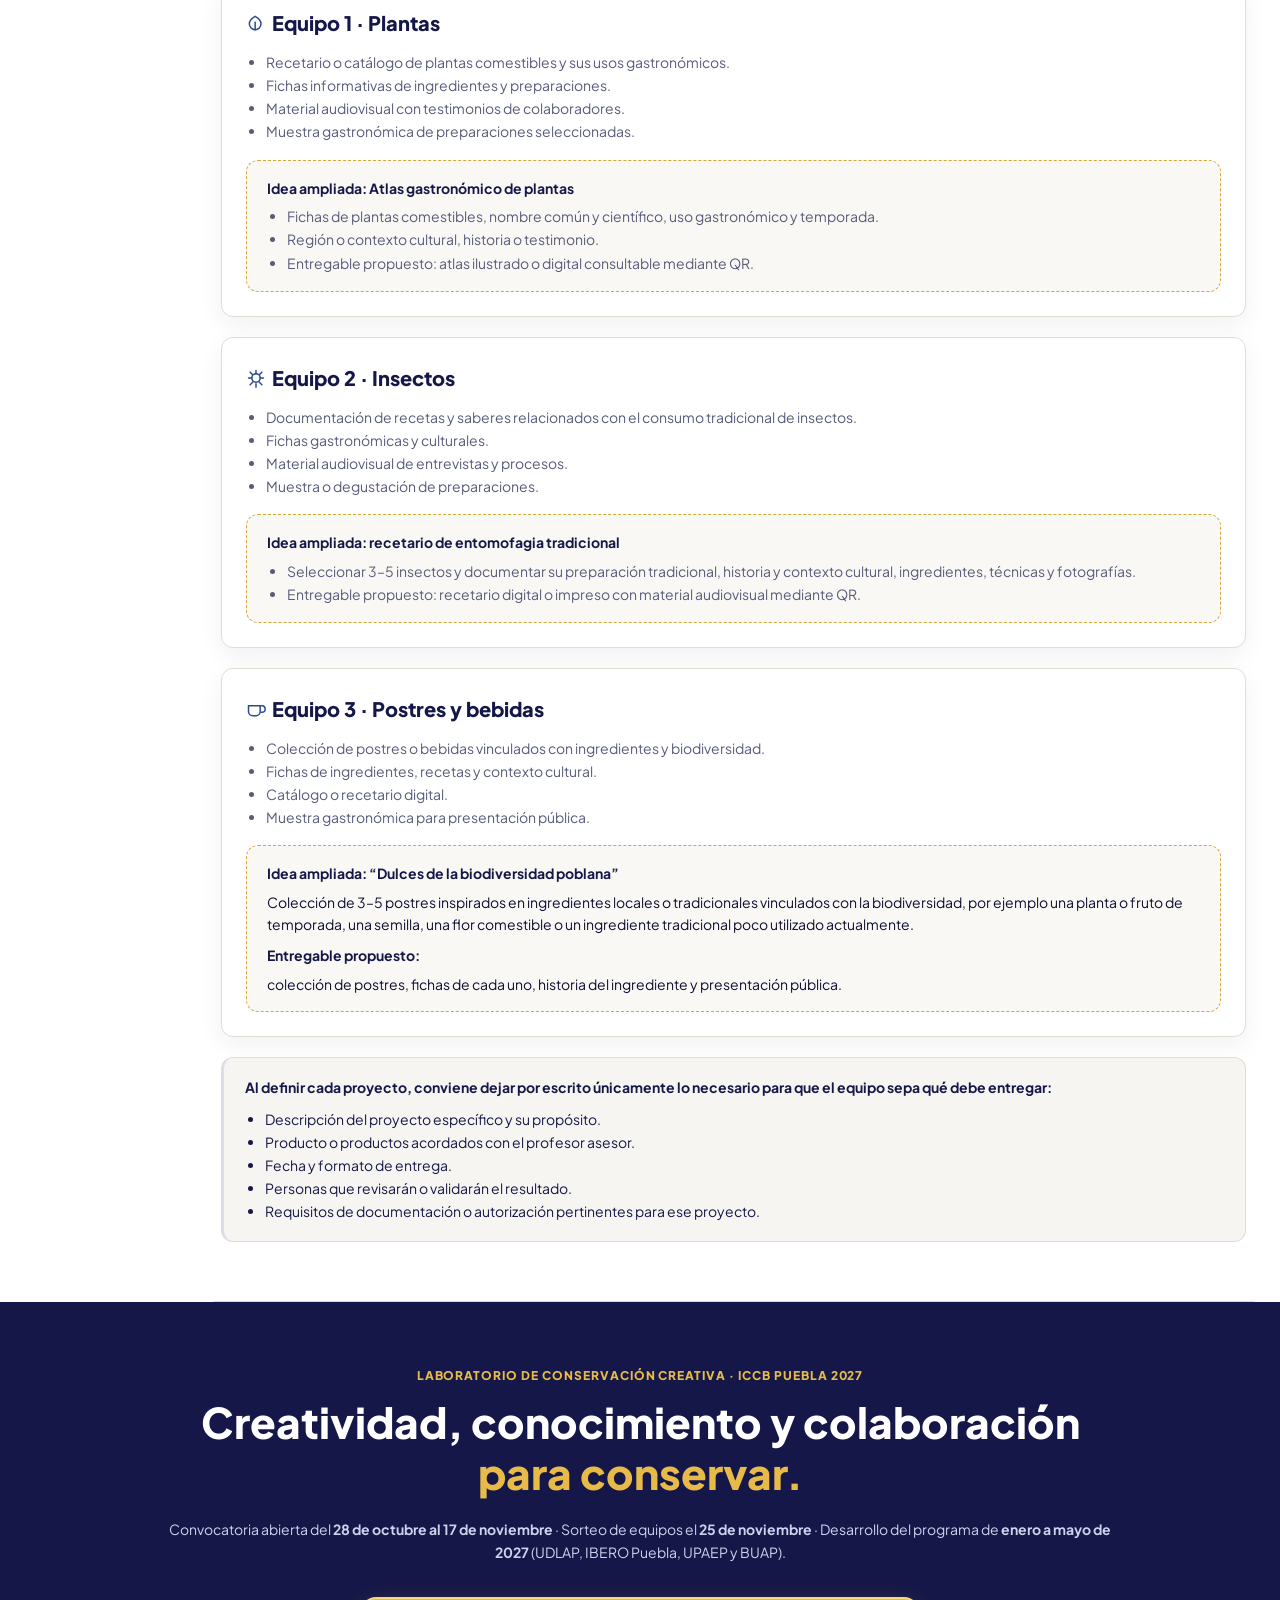
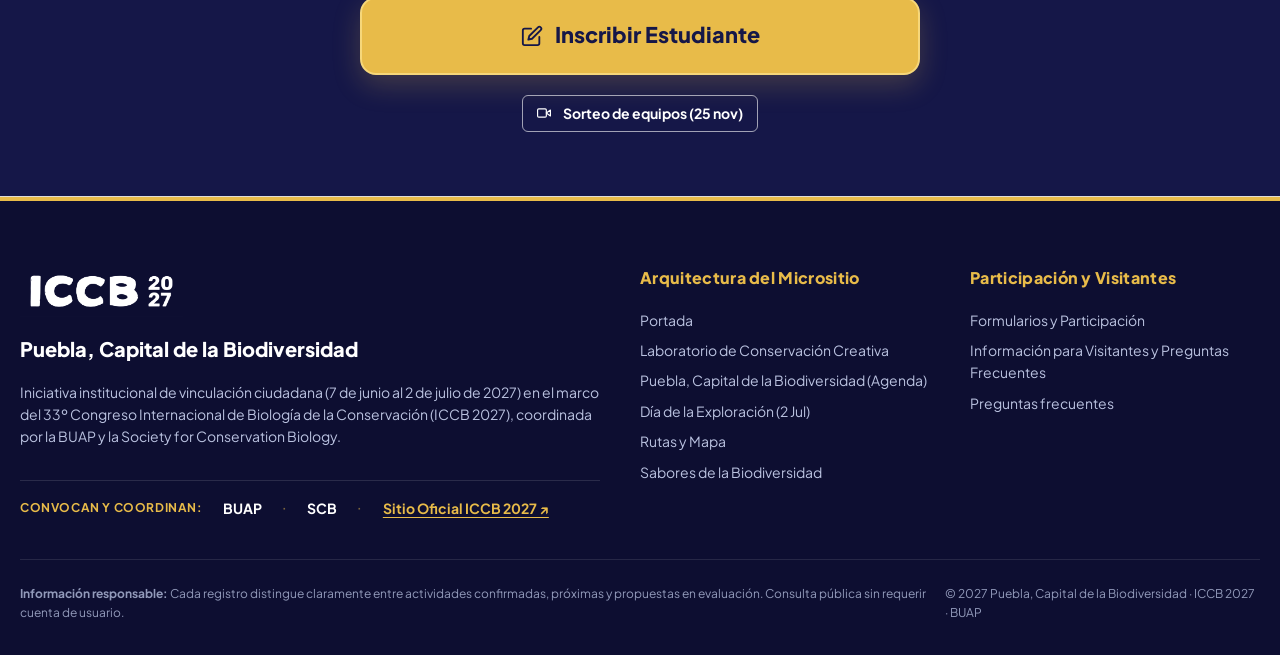
<file: ccl.html>
<!DOCTYPE html>

<html lang="es">

<head>
    <meta charset="UTF-8">
    <meta name="viewport" content="width=device-width, initial-scale=1.0">
    <title>Laboratorio de Conservación Creativa | Puebla, Capital de la Biodiversidad · ICCB 2027</title>
    <meta name="description"
        content="Laboratorio interdisciplinario universitario que conecta ciencia, arte, diseño y comunicación con retos reales de conservación en Puebla rumbo al ICCB 2027.">
    <link rel="preconnect" href="https://fonts.googleapis.com">
    <link rel="preconnect" href="https://fonts.gstatic.com" crossorigin>
    <link href="https://fonts.googleapis.com/css2?family=Plus+Jakarta+Sans:wght@400;500;600;700;800&display=swap"
        rel="stylesheet">
    <link rel="icon" type="image/png" href="assets/img/Logo_CompleteD.png">
    <link rel="stylesheet" href="assets/css/styles.css">
</head>

<body class="section-themed">
    <a href="#main-content" class="skip-link">Saltar al contenido principal</a>

    <!-- ==========================================================================
         SECCIÓN 1: ENCABEZADO SUPERIOR (<header>)
         ========================================================================== -->
    <header class="site-header">
        <div class="header-container">
            <a href="index.html" class="brand-wrapper" aria-label="ICCB 2027 Puebla · BUAP">
                <img src="assets/img/Logo Yellow Talavera.png" alt="ICCB 2027" class="brand-logo-img brand-logo-iccb">
                <span class="brand-divider" aria-hidden="true"></span>
                <img src="assets/img/Logo_BUAP_Blanco.png" alt="BUAP" class="brand-logo-img brand-logo-buap">
            </a>

            <div class="header-mobile-right">

                <button type="button" class="nav-toggle-btn" id="nav-toggle-btn" aria-expanded="false"
                    aria-controls="main-nav" aria-label="Abrir menú">
                    <span></span><span></span><span></span>
                </button>
            </div>

            <nav class="main-nav" id="main-nav" aria-label="Navegación principal">
                <ul class="nav-list">
                    <li>
                        <a href="ccl.html" class="nav-link active">
                            <span>CCLabs</span>
                        </a>
                    </li>
                    <li>
                        <a href="agenda.html" class="nav-link">
                            <span>Agenda</span>
                        </a>
                    </li>
                    <li>
                        <a href="exploracion.html" class="nav-link">
                            <span>Día de la Exploración</span>
                        </a>
                    </li>
                    <li>
                        <a href="rutas.html" class="nav-link">
                            <span>Rutas</span>
                        </a>
                    </li>
                    <li>
                        <a href="menu.html" class="nav-link">
                            <span>Sabores</span>
                        </a>
                    </li>
                    <li>
                        <a href="participa.html" class="nav-link">
                            <span>Participa</span>
                        </a>
                    </li>

                </ul>


            </nav>
            <div class="header-tools">
                <a href="info.html" class="nav-link nav-info-link" aria-label="Información" title="Información"><svg
                        aria-hidden="true" focusable="false" width="22" height="22" viewBox="0 0 24 24" fill="none"
                        stroke="currentColor" stroke-width="1.8" stroke-linecap="round">
                        <circle cx="12" cy="12" r="9" />
                        <path d="M12 11v5m0-8h.01" />
                    </svg>
                </a>
                <div class="header-language">
                    <button type="button" class="language-toggle" aria-label="Selector de idioma" aria-expanded="false"
                        aria-controls="header-language-options">
                        <svg width="23" height="23" viewBox="0 0 24 24" fill="none" stroke="currentColor"
                            stroke-width="1.7" stroke-linecap="round" stroke-linejoin="round" aria-hidden="true">
                            <circle cx="12" cy="12" r="9" />
                            <ellipse cx="12" cy="12" rx="4" ry="9" />
                            <path d="M3 12h18M5 6.5h14M5 17.5h14" />
                        </svg>
                    </button>
                    <div id="header-language-options" class="lang-switcher-vertical header-language-options" hidden>
                        <a href="#" class="lang-pill active" lang="es" title="Español">ES</a>
                        <a href="#" class="lang-pill" lang="en" title="English">EN</a>
                    </div>
                </div>
            </div>
        </div>
    </header>

    <!-- ==========================================================================
         SECCIÓN 2: CONTENIDO PRINCIPAL DEL LABORATORIO (<main>)
         ========================================================================== -->
    <main class="site-main" id="main-content">

        <!-- ======================================================================
             BANNER PRINCIPAL DEL LABORATORIO
             Flujo e información adaptados de: https://iccb.viep.com.mx/respaldo/index.php?page=conservation-labs
             ====================================================================== -->
        <div class="page-hero-banner lab-hero">
            <div class="hero-bg-texture"></div>
            <h2 data-en="Creative Conservation Laboratory">Laboratorio de Conservación Creativa</h2>
            <div class="lab-hero-columns">
                <p class="lab-hero-intro"
                    data-en="An interdisciplinary program to create products that connect biodiversity, conservation, and culture.">
                    Programa interdisciplinario para desarrollar productos que conectan biodiversidad, conservación y
                    cultura.
                </p>
                <div class="lab-hero-registration">
                    <a href="https://docs.google.com/forms/d/e/1FAIpQLSeNaShmbtlkITkSmOodgJaD7nTkFuyAS4eptApfbJehxj9HMg/viewform"
                        target="_blank" rel="noopener noreferrer" class="btn btn-accent lab-hero-register"
                        data-en="Register">Inscribirse</a>
                </div>
                <div class="lab-hero-certificate">
                    <p data-en="Certificate in Interdisciplinary Innovation for Conservation.">
                        Certificado en Innovación Interdisciplinaria para la Conservación.
                    </p>
                    <dl class="lab-hero-numbers" aria-label="Datos principales del programa">
                        <div>
                            <dt>120</dt>
                            <dd data-en="hours">horas</dd>
                        </div>
                        <div>
                            <dt>12</dt>
                            <dd data-en="teams">equipos</dd>
                        </div>
                        <div>
                            <dt>4</dt>
                            <dd data-en="themes">ejes</dd>
                        </div>
                        <div>
                            <dt>2027</dt>
                            <dd data-en="Jan-May">Ene–may</dd>
                        </div>
                    </dl>
                </div>
            </div>


            <!-- Nota institucional de la guía -->
            <p style="max-width:740px; margin:1.1rem auto 0; font-size:var(--font-xs); color:#CBD3EE; line-height:1.5;">
                Guía introductoria para contactos universitarios y profesores asesores. Documento para revisión y
                comentarios de las coordinaciones de <strong>UDLAP, IBERO Puebla, UPAEP y BUAP</strong>.
            </p>
        </div>

        <!-- ======================================================================
             ÍNDICE RÁPIDO EN ESTA PÁGINA 
             Permite saltar con un clic a: Propósito, Estructura, 120 horas, Calendario, Ejes, Roles y Entregables.
             ====================================================================== -->
        <div class="lab-workspace">
            <nav class="lab-toc" aria-label="En esta página">
                <div class="lab-toc-inner">
                    <a href="#proposito" data-en="01 · Purpose">01 · Propósito</a>
                    <a href="#estructura" data-en="02 · Structure">02 · Estructura</a>
                    <a href="#horas" data-en="03 · 120 hours">03 · 120 horas</a>
                    <a href="#calendario" data-en="04 · Calendar">04 · Calendario</a>
                    <a href="#ejes" data-en="05 · Themes">05 · Ejes</a>
                    <a href="#roles" data-en="06 · Roles">06 · Roles</a>
                    <a href="#entregables" data-en="07 · Deliverables">07 · Entregables</a>
                </div>
            </nav>
            <div class="lab-content-panel">

                <!-- ======================================================================
             SECCIÓN 01 · EL PROGRAMA (#proposito) — "Innovar para conservar"
             ====================================================================== -->
                <section class="page-section" id="proposito">
                    <div class="container">
                        <div class="section-head-center">
                            <div class="lab-step-label"><span>01</span><span data-en="Purpose">Propósito</span></div>
                            <h2 class="section-main-title" data-en="Innovate to Conserve">Innovar para Conservar</h2>
                            <p class="section-main-desc">
                                El Laboratorio de Conservación Creativa forma parte de las actividades vinculadas con
                                <strong>Puebla, Capital de la Biodiversidad</strong> y el <strong>ICCB Puebla
                                    2027</strong>.
                            </p>
                        </div>

                        <div class="form-card" style="max-width:none; margin:0 auto;">
                            <p style="color:var(--color-text-main); line-height:1.7; margin-bottom:1rem;">
                                Reúne estudiantes de distintas carreras y universidades en equipos interdisciplinarios
                                que trabajan sobre encargos relacionados con la conservación, la biodiversidad, la
                                comunicación, la gastronomía y las prácticas bioculturales.
                            </p>
                            <p style="color:var(--color-text-muted); line-height:1.7; margin-bottom:1rem;">
                                El programa tiene un enfoque aplicado: los equipos desarrollan productos acordes con el
                                tema asignado y con la orientación de un profesor asesor con experiencia en el área. Los
                                productos resultantes podrán formar parte de una muestra o de actividades públicas
                                vinculadas con la iniciativa.
                            </p>

                            <!-- Recuadro destacado: ¿Para qué sirve esta guía? -->
                            <aside class="lab-callout">
                                <strong>¿Para qué sirve esta guía?</strong><br>
                                Presentar la estructura general del programa a los contactos universitarios y ofrecer a
                                los profesores una referencia común. Los productos específicos se definirán con el
                                profesor asesor según el proyecto asignado; esta guía no añade obligaciones distintas a
                                las
                                acordadas para cada eje.
                            </aside>

                            <div class="info-grid lab-purpose-grid" style="margin-top:1.5rem;">
                                <div class="info-card">
                                    <h3>
                                        <svg width="20" height="20" viewBox="0 0 24 24" fill="none"
                                            stroke="var(--color-talavera-blue)" stroke-width="1.8"
                                            stroke-linecap="round" stroke-linejoin="round"
                                            style="vertical-align:-3px; margin-right:5px;">
                                            <circle cx="12" cy="12" r="10" />
                                            <circle cx="12" cy="12" r="6" />
                                            <circle cx="12" cy="12" r="2" />
                                        </svg>
                                        Objetivo general
                                    </h3>
                                    <p>
                                        Impulsar la innovación interdisciplinaria para la conservación de la
                                        biodiversidad
                                        mediante la colaboración entre estudiantes, profesores y proyectos o actores
                                        relacionados con la cultura, la comunicación y el territorio.
                                    </p>
                                </div>

                                <div class="info-card">
                                    <h3>
                                        <svg width="25" height="20" viewBox="0 0 24 24" fill="none"
                                            stroke="var(--color-talavera-blue)" stroke-width="1.8"
                                            stroke-linecap="round" stroke-linejoin="round"
                                            style="vertical-align:-3px; margin-right:5px;">
                                            <path d="M22 10v6M2 10l10-5 10 5-10 5z" />
                                            <path d="M6 12v5c3 3 9 3 12 0v-5" />
                                        </svg>
                                        Universidades consideradas
                                    </h3>
                                    <ul
                                        style="padding-left:1.2rem; color:var(--color-text-muted); font-size:var(--font-sm); line-height:1.7; margin-bottom:0.75rem;">
                                        <li>Universidad de las Américas Puebla (<strong>UDLAP</strong>).</li>
                                        <li>Universidad Iberoamericana Puebla (<strong>IBERO Puebla</strong>).</li>
                                        <li>Universidad Popular Autónoma del Estado de Puebla (<strong>UPAEP</strong>).
                                        </li>
                                        <li>Benemérita Universidad Autónoma de Puebla (<strong>BUAP</strong>).</li>
                                    </ul>

                                </div>
                            </div>
                            <p class="lab-purpose-note">
                                La guía está dirigida a los contactos institucionales de estas cuatro
                                universidades y a
                                los profesores asesores que participen en los laboratorios.
                            </p>
                        </div>
                    </div>
                </section>

                <!-- ======================================================================
             SECCIÓN 02 · CÓMO SE ORGANIZA (#estructura) — "Una estructura para colaborar"
             ====================================================================== -->
                <section class="page-section" id="estructura" style="background:var(--color-cream-light);">
                    <div class="container">
                        <div class="section-head-center">
                            <div class="lab-step-label"><span>02</span><span data-en="Structure">Estructura</span></div>
                            <h2 class="section-main-title" data-en="A Structure for Collaboration">Una Estructura para
                                Colaborar</h2>
                        </div>

                        <div style="max-width:none; margin:0 auto;">
                            <div class="lab-table-wrap">
                                <table class="lab-table">
                                    <tbody>
                                        <tr>
                                            <th scope="row">Periodo de trabajo estudiantil</th>
                                            <td>Enero–mayo de 2027; entrega de productos a principios de mayo.</td>
                                        </tr>
                                        <tr>
                                            <th scope="row">Carga del programa</th>
                                            <td>120 horas por estudiante.</td>
                                        </tr>
                                        <tr>
                                            <th scope="row">Equipos</th>
                                            <td>12 equipos en total: 3 por cada uno de los 4 ejes.</td>
                                        </tr>
                                        <tr>
                                            <th scope="row">Participantes</th>
                                            <td>72 estudiantes y 12 profesores tutores.</td>
                                        </tr>
                                        <tr>
                                            <th scope="row">Acompañamiento</th>
                                            <td>Cada equipo cuenta con un profesor asesor con experiencia en el tema.
                                            </td>
                                        </tr>
                                        <tr>
                                            <th scope="row">Ritmo de trabajo</th>
                                            <td>Una reunión semanal de equipo, procurando que al menos una al mes sea
                                                presencial
                                                cuando sea posible.</td>
                                        </tr>
                                        <tr>
                                            <th scope="row">Preparativos</th>
                                            <td>Dos meses previos al inicio para concretar encargos, profesores,
                                                contactos y
                                                coordinación institucional.</td>
                                        </tr>
                                        <tr>
                                            <th scope="row">Muestra pública</th>
                                            <td>Los productos se entregan a principios de mayo para preparar el montaje
                                                hacia
                                                finales de mayo. El montaje o muestra pública no se contabiliza como
                                                parte del
                                                programa.</td>
                                        </tr>
                                    </tbody>
                                </table>
                            </div>

                            <div class="lab-callout" style="margin-top:1.25rem;">
                                La coordinación general gestiona la articulación institucional y los asuntos logísticos
                                que
                                correspondan. No se asigna por defecto a los profesores asesores la responsabilidad de
                                conseguir
                                permisos, espacios o recursos.
                            </div>
                        </div>
                    </div>
                </section>

                <!-- ======================================================================
             SECCIÓN 03 · DISTRIBUCIÓN DE HORAS (#horas) — "120 horas de trabajo aplicado"
             ====================================================================== -->
                <section class="page-section" id="horas">
                    <div class="container">
                        <div class="section-head-center">
                            <div class="lab-step-label"><span>03</span><span data-en="120 hours">120 horas</span></div>
                            <h2 class="section-main-title" data-en="Hours of Work">Horas de Trabajo</h2>
                            <p class="section-main-desc">
                                La distribución se presenta por componentes separados, de modo que las pláticas
                                magistrales no
                                se sumen dentro de las reuniones semanales. Las actividades deben registrarse por su
                                duración
                                real, sin duplicar el tiempo de una misma actividad.
                            </p>
                            <div class="lab-hours-badge">
                                <strong>120</strong>
                                <span>horas por estudiante<br>en cinco componentes</span>
                            </div>
                        </div>

                        <div style="max-width:none; margin:2rem auto 0;">
                            <div class="lab-table-wrap">
                                <table class="lab-table">
                                    <thead>
                                        <tr>
                                            <th>Componente</th>
                                            <th>Horas</th>
                                            <th>Referencia de registro</th>
                                        </tr>
                                    </thead>
                                    <tbody>
                                        <tr>
                                            <td><strong>Sesiones semanales de equipo para asesoría y revisión</strong>
                                            </td>
                                            <td><strong>16 h</strong></td>
                                            <td>16 reuniones de 1 hora entre equipo y profesores; en estas se hará la
                                                revisión o
                                                asesoría.</td>
                                        </tr>
                                        <tr>
                                            <td><strong>Pláticas magistrales</strong></td>
                                            <td><strong>8 h</strong></td>
                                            <td>4 pláticas de 2 horas, independientes de las reuniones semanales.</td>
                                        </tr>
                                        <tr>
                                            <td><strong>Encuentros con colaboradores o trabajo de campo</strong></td>
                                            <td><strong>30 h</strong></td>
                                            <td>Tiempo real de las actividades correspondientes al proyecto.</td>
                                        </tr>
                                        <tr>
                                            <td><strong>Trabajo autónomo documentado</strong></td>
                                            <td><strong>50 h</strong></td>
                                            <td>Trabajo individual o de equipo realizado fuera de las actividades
                                                anteriores y
                                                registrado.</td>
                                        </tr>
                                        <tr>
                                            <td><strong>Producción final, validación y presentación</strong></td>
                                            <td><strong>16 h</strong></td>
                                            <td>Trabajo de cierre y entrega académica del producto.</td>
                                        </tr>
                                    </tbody>
                                    <tfoot>
                                        <tr>
                                            <th scope="row">Total</th>
                                            <td colspan="2">120 horas</td>
                                        </tr>
                                    </tfoot>
                                </table>
                            </div>
                        </div>
                    </div>
                </section>

                <!-- ======================================================================
             SECCIÓN 04 · RUTA DE TRABAJO — "Del encargo a la muestra"
             Incluye la línea del tiempo paso a paso y el bloque de Fechas importantes.
             ====================================================================== -->
                <section class="page-section" id="calendario" style="background:var(--color-cream-light);">
                    <div class="container">
                        <div class="section-head-center">
                            <div class="lab-step-label"><span>04</span><span data-en="Calendar">Calendario</span></div>
                            <h2 class="section-main-title" data-en="From Assignment to Public Exhibition">Del Encargo a
                                la Muestra</h2>
                            <p class="section-main-desc">
                                Proceso de preparación, desarrollo, validación y presentación de los productos
                                acordados por equipo.
                            </p>
                        </div>

                        <div style="max-width:none; margin:0 auto;">
                            <article class="lab-timeline-item lab-calendar-preparation">
                                <span class="lab-timeline-date">Dos meses previos</span>
                                <h3>Preparación y coordinación</h3>
                                <p>Concretar proyectos específicos, asesores, enlaces institucionales y necesidades
                                    de cada
                                    equipo.</p>
                            </article>
                            <div class="lab-calendar-columns" role="group"
                                aria-label="Línea del tiempo del Laboratorio de Conservación Creativa">
                                <div class="lab-timeline">
                                    <article class="lab-timeline-item">
                                        <span class="lab-timeline-date">Enero 2027</span>
                                        <h3>Inicio</h3>
                                        <p>Inicio de las reuniones semanales; presentación del encargo; delimitación del
                                            trabajo y
                                            planificación del equipo.</p>
                                    </article>

                                    <article class="lab-timeline-item">
                                        <span class="lab-timeline-date">Febrero 2027</span>
                                        <h3>Desarrollo</h3>
                                        <p>Desarrollo del proyecto y encuentros previstos con colaboradores, según el
                                            eje.
                                        </p>
                                    </article>

                                    <article class="lab-timeline-item">
                                        <span class="lab-timeline-date">Marzo 2027</span>
                                        <h3>Avance y producción</h3>
                                        <p>Avance y producción de los productos acordados con el profesor asesor.</p>
                                    </article>
                                </div>
                                <div class="lab-timeline">
                                    <article class="lab-timeline-item">
                                        <span class="lab-timeline-date">Abril 2027</span>
                                        <h3>Revisión y validación</h3>
                                        <p>Revisión, ajustes y validación de los productos según el tema y el proyecto.
                                        </p>
                                    </article>

                                    <article class="lab-timeline-item">
                                        <span class="lab-timeline-date">Principios de mayo 2027</span>
                                        <h3>Entrega</h3>
                                        <p>Entrega de los productos acordados para preparar su montaje o presentación.
                                        </p>
                                    </article>

                                    <article class="lab-timeline-item">
                                        <span class="lab-timeline-date">Finales de mayo 2027</span>
                                        <h3>Muestra pública</h3>
                                        <p>Montaje de la muestra o presentación pública de los productos.</p>
                                    </article>
                                </div>
                            </div>

                            <!-- BLOQUE DE FECHAS IMPORTANTES DE CONVOCATORIA -->
                            <div style="margin-top:2.25rem;">
                                <h3
                                    style="color:var(--color-navy); font-size:var(--font-lg); font-weight:800; text-align:center; margin-bottom:1rem; display:flex; align-items:center; justify-content:center; gap:0.4rem;">
                                    <svg width="20" height="20" viewBox="0 0 24 24" fill="none"
                                        stroke="var(--color-gold)" stroke-width="2" stroke-linecap="round"
                                        stroke-linejoin="round">
                                        <rect x="3" y="4" width="18" height="18" rx="2" ry="2" />
                                        <line x1="16" y1="2" x2="16" y2="6" />
                                        <line x1="8" y1="2" x2="8" y2="6" />
                                        <line x1="3" y1="10" x2="21" y2="10" />
                                    </svg>
                                    Fechas importantes
                                </h3>
                                <div class="lab-dates-grid">
                                    <div class="lab-date-card">
                                        <strong>28 de octubre al 17 de noviembre</strong>
                                        <span>Publicación de convocatoria y recepción de solicitudes.</span>
                                    </div>
                                    <div class="lab-date-card">
                                        <strong>18–23 de noviembre</strong>
                                        <span>Selección de participantes.</span>
                                    </div>
                                    <div class="lab-date-card">
                                        <strong>25 de noviembre</strong>
                                        <span>
                                            Sorteo para la conformación de los equipos:
                                            <a href="https://meet.google.com/meet/rdt-uymw-sfi" target="_blank"
                                                rel="noopener noreferrer">
                                                Google Meet ↗
                                            </a>.
                                        </span>
                                    </div>
                                    <div class="lab-date-card">
                                        <strong>26 y 27 de noviembre</strong>
                                        <span>Sesión informativa con equipo administrativo.</span>
                                    </div>
                                </div>
                            </div>
                        </div>
                    </div>
                </section>

                <!-- ======================================================================
             SECCIÓN 05 · CUATRO EJES TEMÁTICOS (#ejes) — "Cuatro maneras de crear para conservar"
             ====================================================================== -->
                <section class="page-section" id="ejes">
                    <div class="container">
                        <div class="section-head-center">
                            <div class="lab-step-label"><span>05</span><span data-en="Themes">Ejes</span></div>
                            <h2 class="section-main-title" data-en="4 Ways to Create for Conservation">4 Maneras de
                                Crear para Conservar</h2>
                            <p class="section-main-desc">
                                Se conformarán 3 equipos por eje. Los productos se precisarán con el asesor
                                y según
                                cada proyecto.
                            </p>
                        </div>

                        <div class="info-grid lab-eje-grid">
                            <!-- EJE 1 -->
                            <article class="info-card lab-eje-card">
                                <div class="lab-eje-summary">
                                    <span class="lab-eje-label">Eje 1 · 3
                                        equipos</span>
                                    <h3><button type="button" class="lab-eje-toggle" aria-expanded="false"
                                            aria-controls="lab-eje-details-1">Diseño para la conservación</button></h3>
                                    <p style="margin-bottom:0.75rem;">
                                        Cada equipo trabajará a partir de un proyecto específico de conservación que
                                        deberá
                                        identificarse y concretarse durante la preparación del programa:
                                    </p>
                                </div>
                                <div id="lab-eje-details-1" class="lab-eje-details" inert>
                                    <div class="lab-eje-details-inner">
                                        <ul
                                            style="padding-left:1.25rem; color:var(--color-text-muted); font-size:var(--font-sm); line-height:1.65; margin-bottom:0.75rem;">
                                            <li>Conservación de tortugas en Ecuador.</li>
                                            <li>Un proyecto específico relacionado con África.</li>
                                            <li>Un proyecto específico relacionado con Asia.</li>
                                        </ul>
                                        <p>
                                            El alcance no consiste en desarrollar propuestas para continentes completos.
                                            Cada
                                            equipo
                                            trabajará sobre el proyecto concreto que se consiga y acuerde. El profesor
                                            asesor
                                            ayudará a
                                            precisar el encargo y definir productos de diseño y comunicación adecuados.
                                            Esta
                                            guía no
                                            fija una lista adicional de piezas ni cantidades.
                                        </p>
                                    </div>
                                </div>
                            </article>

                            <!-- EJE 2 -->
                            <article class="info-card lab-eje-card">
                                <div class="lab-eje-summary">
                                    <span class="lab-eje-label">Eje 2 · 3
                                        equipos</span>
                                    <h3><button type="button" class="lab-eje-toggle" aria-expanded="false"
                                            aria-controls="lab-eje-details-2">Gastronomía <em>“Sabores que
                                                conectan”</em></button></h3>
                                    <p style="margin-bottom:0.75rem;">
                                        Rescate y comunicación cultural de recetas:
                                    </p>
                                </div>
                                <div id="lab-eje-details-2" class="lab-eje-details" inert>
                                    <div class="lab-eje-details-inner">
                                        <ul
                                            style="padding-left:1.25rem; color:var(--color-text-muted); font-size:var(--font-sm); line-height:1.65; margin-bottom:0.75rem;">
                                            <li>Equipo 1: plantas.</li>
                                            <li>Equipo 2: insectos.</li>
                                            <li>Equipo 3: postres y bebidas.</li>
                                        </ul>
                                        <p>
                                            Los productos se definirán con el profesor asesor y en diálogo con
                                            colaboradores. No
                                            se
                                            establece como obligación general realizar estudios de procedencia de
                                            ingredientes u
                                            otros
                                            análisis que no formen parte del encargo acordado.
                                        </p>
                                    </div>
                                </div>
                            </article>

                            <!-- EJE 3 -->
                            <article class="info-card lab-eje-card">
                                <div class="lab-eje-summary">
                                    <span class="lab-eje-label">Eje 3 · 3
                                        equipos</span>
                                    <h3><button type="button" class="lab-eje-toggle" aria-expanded="false"
                                            aria-controls="lab-eje-details-3">Artesanías y biocultura <em>“Manos que
                                                conectan”</em></button></h3>
                                    <p style="margin-bottom:0.5rem;">Temas de trabajo:</p>
                                </div>
                                <div id="lab-eje-details-3" class="lab-eje-details" inert>
                                    <div class="lab-eje-details-inner">
                                        <ul
                                            style="padding-left:1.25rem; color:var(--color-text-muted); font-size:var(--font-sm); line-height:1.65; margin-bottom:0.75rem;">
                                            <li>Cerería.</li>
                                            <li>Árboles de la vida de la Mixteca.</li>
                                            <li>Textiles de la Sierra Norte.</li>
                                        </ul>
                                        <p style="margin-bottom:0.65rem;">
                                            El trabajo se enfoca en documentar prácticas artesanales, sus procesos y los
                                            conocimientos
                                            asociados, incluidos materiales, ingredientes o elementos naturales y sus
                                            relaciones
                                            con la
                                            biodiversidad cuando corresponda. La documentación respetará el contexto
                                            cultural y
                                            la
                                            participación de artesanas y artesanos.
                                        </p>
                                        <p>
                                            Los productos se acordarán con el profesor asesor y los colaboradores. Se
                                            contemplan
                                            intercambios de saberes, documentación de procesos y materiales de
                                            divulgación o
                                            exposición,
                                            sin imponer una lista idéntica para todos.
                                        </p>
                                    </div>
                                </div>
                            </article>

                            <!-- EJE 4 -->
                            <article class="info-card lab-eje-card">
                                <div class="lab-eje-summary">
                                    <span class="lab-eje-label">Eje 4 · 3
                                        equipos</span>
                                    <h3><button type="button" class="lab-eje-toggle" aria-expanded="false"
                                            aria-controls="lab-eje-details-4">Documentales <em>“Historias que
                                                conectan”</em></button></h3>
                                    <p style="margin-bottom:0.5rem;">Se desarrollarán tres proyectos:</p>
                                </div>
                                <div id="lab-eje-details-4" class="lab-eje-details" inert>
                                    <div class="lab-eje-details-inner">
                                        <ul
                                            style="padding-left:1.25rem; color:var(--color-text-muted); font-size:var(--font-sm); line-height:1.65; margin-bottom:0.75rem;">
                                            <li>Biodiversidad y experiencias de personas que migran a la ciudad.</li>
                                            <li>Percepciones de la biodiversidad entre quienes viven en la ciudad.</li>
                                            <li>Los Huehues en Huejotzingo y conservación de animales.</li>
                                        </ul>
                                        <p style="margin-bottom:0.65rem;">
                                            El material se creará con dispositivos móviles (teléfono o tableta). Un
                                            profesor
                                            experto
                                            conversará con los equipos sobre el tema y orientará el tratamiento, enfoque
                                            y
                                            narrativa. El
                                            alcance de cada producción se concretará con ese profesor.
                                        </p>
                                        <p>
                                            Como referencia, los cortometrajes serán de 5–9 minutos e incluirán
                                            investigación,
                                            guion,
                                            producción, edición y validación. La duración y los productos
                                            complementarios se
                                            confirmarán
                                            con el profesor asesor.
                                        </p>
                                    </div>
                                </div>
                            </article>
                        </div>
                    </div>
                </section>

                <!-- ======================================================================
             SECCIÓN 06 · COLABORACIÓN Y ACOMPAÑAMIENTO:  "Responsabilidades compartidas"
             ====================================================================== -->
                <section class="page-section" id="roles" style="background:var(--color-cream-light);">
                    <div class="container">
                        <div class="section-head-center">
                            <div class="lab-step-label"><span>06</span><span data-en="Roles">Roles</span></div>
                            <h2 class="section-main-title" data-en="Shared Responsibilities">Responsabilidades
                                Compartidas</h2>
                            <p class="section-main-desc">
                                El acompañamiento y la coordinación se organizan para que cada equipo pueda avanzar con
                                un
                                encargo claro.
                            </p>
                        </div>

                        <div class="info-grid">
                            <!-- ROL 01: PROFESOR ASESOR -->
                            <article class="info-card">
                                <span class="badge-status confirmada" style="margin-bottom:0.5rem;">01</span>
                                <h3 style="display:inline-flex; align-items:center; gap:0.4rem;">
                                    Profesor asesor
                                </h3>
                                <ul
                                    style="padding-left:1.2rem; color:var(--color-text-muted); font-size:var(--font-sm); line-height:1.7;">
                                    <li>Acompañar al equipo desde su experiencia en el tema.</li>
                                    <li>Conversar con estudiantes para delimitar el enfoque y resolver dudas específicas
                                        del
                                        proyecto.</li>
                                    <li>Orientar el desarrollo del producto y revisar los avances acordados.</li>
                                    <li>Definir con el equipo y la coordinación, cuando corresponda, el alcance y las
                                        características del producto esperado.</li>
                                    <li>Revisar el resultado final en función del proyecto y de los criterios
                                        pertinentes a su
                                        eje.</li>
                                </ul>
                            </article>

                            <!-- ROL 02: COORDINACIÓN GENERAL -->
                            <article class="info-card">
                                <span class="badge-status confirmada" style="margin-bottom:0.5rem;">02</span>
                                <h3 style="display:inline-flex; align-items:center; gap:0.4rem;">
                                    Coordinación general
                                </h3>
                                <ul
                                    style="padding-left:1.2rem; color:var(--color-text-muted); font-size:var(--font-sm); line-height:1.7;">
                                    <li>Coordinar la comunicación entre las cuatro universidades, los profesores y los
                                        equipos.
                                    </li>
                                    <li>Concretar los proyectos específicos de diseño y apoyar la vinculación
                                        institucional.
                                    </li>
                                    <li>Coordinar los asuntos institucionales y logísticos que correspondan, incluidos
                                        los
                                        contactos, espacios, permisos o recursos que se requieran.</li>
                                    <li>Confirmar calendario general, registro de horas, fechas de entrega y
                                        organización de la
                                        muestra.</li>
                                </ul>
                            </article>

                            <!-- ROL 03: ESTUDIANTES -->
                            <article class="info-card">
                                <span class="badge-status confirmada" style="margin-bottom:0.5rem;">03</span>
                                <h3 style="display:inline-flex; align-items:center; gap:0.4rem;">
                                    Estudiantes
                                </h3>
                                <ul
                                    style="padding-left:1.2rem; color:var(--color-text-muted); font-size:var(--font-sm); line-height:1.7;">
                                    <li>Participar en las reuniones y actividades que integren el plan de trabajo de su
                                        equipo.
                                    </li>
                                    <li>Desarrollar las tareas acordadas con el profesor asesor y documentar el trabajo
                                        realizado.</li>
                                    <li>Colaborar de forma respetuosa con las personas y organizaciones vinculadas al
                                        proyecto.
                                    </li>
                                    <li>Entregar el producto acordado en la fecha indicada y con los materiales de
                                        respaldo
                                        definidos para ese proyecto.</li>
                                </ul>
                            </article>
                        </div>
                    </div>
                </section>

                <!-- ======================================================================
             SECCIÓN 07 · PRODUCTOS Y ALCANCES:  "El producto se define con cada proyecto"
             ====================================================================== -->
                <section class="page-section" id="entregables">
                    <div class="container">
                        <div class="section-head-center">
                            <div class="lab-step-label"><span>07</span><span data-en="Deliverables">Entregables</span>
                            </div>
                            <h2 class="section-main-title" data-en="The Product is Defined With Each Project">El
                                Producto se Define con Cada Proyecto</h2>
                            <p class="section-main-desc">
                                No se establece una lista única de entregables para los doce equipos. El producto
                                esperado
                                dependerá del proyecto específico, del eje temático y de los acuerdos con el profesor
                                asesor.
                                La guía presenta el enfoque de cada eje para que coordinaciones y profesores valoren la
                                pertinencia de los proyectos y definan productos alcanzables.
                            </p>
                        </div>

                        <div style="max-width:none; margin:0 auto;">
                            <div class="lab-callout">
                                <strong>Propuestas preliminares para el eje de gastronomía “Sabores que
                                    conectan”</strong><br>
                                Son ideas para valorar y acordar con el profesor asesor; no sustituyen la definición del
                                producto específico del equipo.
                            </div>

                            <!-- EQUIPO 1 · PLANTAS -->
                            <article class="lab-deliverable-card">
                                <h3 style="display:inline-flex; align-items:center; gap:0.4rem;">
                                    <svg width="20" height="20" viewBox="0 0 24 24" fill="none"
                                        stroke="var(--color-talavera-blue)" stroke-width="1.8" stroke-linecap="round"
                                        stroke-linejoin="round">
                                        <path d="M11 20A7 7 0 0 1 4 13c0-4 3.5-7 7-9 3.5 2 7 5 7 9a7 7 0 0 1-7 7Z" />
                                        <path d="M11 20v-9" />
                                    </svg>
                                    Equipo 1 · Plantas
                                </h3>
                                <ul>
                                    <li>Recetario o catálogo de plantas comestibles y sus usos gastronómicos.</li>
                                    <li>Fichas informativas de ingredientes y preparaciones.</li>
                                    <li>Material audiovisual con testimonios de colaboradores.</li>
                                    <li>Muestra gastronómica de preparaciones seleccionadas.</li>
                                </ul>
                                <div class="lab-deliverable-idea">
                                    <strong>Idea ampliada: Atlas gastronómico de plantas</strong>
                                    <ul style="margin-bottom:0;">
                                        <li>Fichas de plantas comestibles, nombre común y científico, uso gastronómico y
                                            temporada.</li>
                                        <li>Región o contexto cultural, historia o testimonio.</li>
                                        <li>Entregable propuesto: atlas ilustrado o digital consultable mediante QR.
                                        </li>
                                    </ul>
                                </div>
                            </article>

                            <!-- EQUIPO 2 · INSECTOS -->
                            <article class="lab-deliverable-card">
                                <h3 style="display:inline-flex; align-items:center; gap:0.4rem;">
                                    <svg width="20" height="20" viewBox="0 0 24 24" fill="none"
                                        stroke="var(--color-talavera-blue)" stroke-width="1.8" stroke-linecap="round"
                                        stroke-linejoin="round">
                                        <circle cx="12" cy="12" r="5" />
                                        <path d="M12 7V3m-4 5L5 5m11 3l3-3M7 12H3m18 0h-4M8 17l-3 3m11-3l3 3m-7-1v4" />
                                    </svg>
                                    Equipo 2 · Insectos
                                </h3>
                                <ul>
                                    <li>Documentación de recetas y saberes relacionados con el consumo tradicional de
                                        insectos.
                                    </li>
                                    <li>Fichas gastronómicas y culturales.</li>
                                    <li>Material audiovisual de entrevistas y procesos.</li>
                                    <li>Muestra o degustación de preparaciones.</li>
                                </ul>
                                <div class="lab-deliverable-idea">
                                    <strong>Idea ampliada: recetario de entomofagia tradicional</strong>
                                    <ul style="margin-bottom:0;">
                                        <li>Seleccionar 3–5 insectos y documentar su preparación tradicional, historia y
                                            contexto cultural, ingredientes, técnicas y fotografías.</li>
                                        <li>Entregable propuesto: recetario digital o impreso con material audiovisual
                                            mediante
                                            QR.</li>
                                    </ul>
                                </div>
                            </article>

                            <!-- EQUIPO 3 · POSTRES Y BEBIDAS -->
                            <article class="lab-deliverable-card">
                                <h3 style="display:inline-flex; align-items:center; gap:0.4rem;">
                                    <svg width="20" height="20" viewBox="0 0 24 24" fill="none"
                                        stroke="var(--color-talavera-blue)" stroke-width="1.8" stroke-linecap="round"
                                        stroke-linejoin="round">
                                        <path d="M18 8h1a4 4 0 0 1 0 8h-1" />
                                        <path d="M3 8h14v7a5 5 0 0 1-5 5H8a5 5 0 0 1-5-5V8z" />
                                    </svg>
                                    Equipo 3 · Postres y bebidas
                                </h3>
                                <ul>
                                    <li>Colección de postres o bebidas vinculados con ingredientes y biodiversidad.</li>
                                    <li>Fichas de ingredientes, recetas y contexto cultural.</li>
                                    <li>Catálogo o recetario digital.</li>
                                    <li>Muestra gastronómica para presentación pública.</li>
                                </ul>
                                <div class="lab-deliverable-idea">
                                    <strong>Idea ampliada: “Dulces de la biodiversidad poblana”</strong>
                                    <p style="margin-bottom:0.5rem;">
                                        Colección de 3–5 postres inspirados en ingredientes locales o tradicionales
                                        vinculados
                                        con la biodiversidad, por ejemplo una planta o fruto de temporada, una semilla,
                                        una flor
                                        comestible o un ingrediente tradicional poco utilizado actualmente.
                                    </p>
                                    <p style="margin-bottom:0;">
                                        <strong>Entregable propuesto:</strong> colección de postres, fichas de cada uno,
                                        historia del ingrediente y presentación pública.
                                    </p>
                                </div>
                            </article>

                            <!-- RECUADRO FINAL DE DEFINICIÓN DE CADA PROYECTO -->
                            <div class="lab-callout">
                                <strong>Al definir cada proyecto, conviene dejar por escrito únicamente lo necesario
                                    para que el
                                    equipo sepa qué debe entregar:</strong>
                                <ul style="padding-left:1.25rem; margin-top:0.5rem; margin-bottom:0;">
                                    <li>Descripción del proyecto específico y su propósito.</li>
                                    <li>Producto o productos acordados con el profesor asesor.</li>
                                    <li>Fecha y formato de entrega.</li>
                                    <li>Personas que revisarán o validarán el resultado.</li>
                                    <li>Requisitos de documentación o autorización pertinentes para ese proyecto.</li>
                                </ul>
                            </div>
                        </div>
                    </div>
                </section>

            </div>
        </div>

        <!-- ======================================================================
             CIERRE Y REGISTRO DE ESTUDIANTES (#registro-laboratorio)
             Mantiene el ID #registro-laboratorio para que el botón de la tarjeta
             "Laboratorio" en index.html lleve directamente aquí.
             ====================================================================== -->
        <section class="page-section" id="registro-laboratorio"
            style="background:var(--color-navy); color:#fff; text-align:center;">
            <div class="container" style="max-width:1000px;">
                <p
                    style="color:var(--color-gold); font-size:var(--font-xs); font-weight:800; text-transform:uppercase; letter-spacing:0.08em; margin-bottom:0.5rem;">
                    Laboratorio de Conservación Creativa · ICCB Puebla 2027
                </p>
                <h2 class="lab-register-title">
                    Creatividad, conocimiento y colaboración <em
                        style="color:var(--color-gold); font-style:normal;">para conservar.</em>
                </h2>
                <p style="color:#CBD3EE; font-size:var(--font-sm); line-height:1.65; margin-bottom:1.5rem;">
                    Convocatoria abierta del <strong>28 de octubre al 17 de noviembre</strong> · Sorteo de equipos el
                    <strong>25 de noviembre</strong> · Desarrollo del programa de <strong>enero a mayo de 2027</strong>
                    (UDLAP, IBERO Puebla, UPAEP y BUAP).
                </p>
                <div class="lab-register-actions">
                    <a href="https://docs.google.com/forms/d/e/1FAIpQLSeNaShmbtlkITkSmOodgJaD7nTkFuyAS4eptApfbJehxj9HMg/viewform"
                        target="_blank" rel="noopener noreferrer" class="btn btn-accent lab-register-primary">
                        <svg width="14" height="14" viewBox="0 0 24 24" fill="none" stroke="currentColor"
                            stroke-width="2" stroke-linecap="round" stroke-linejoin="round"
                            style="vertical-align:-2px; margin-right:4px;">
                            <path d="M11 4H4a2 2 0 0 0-2 2v14a2 2 0 0 0 2 2h14a2 2 0 0 0 2-2v-7" />
                            <path d="M18.5 2.5a2.121 2.121 0 0 1 3 3L12 15l-4 1 1-4 9.5-9.5z" />
                        </svg>
                        Inscribir Estudiante
                    </a>
                    <a href="https://meet.google.com/meet/rdt-uymw-sfi" target="_blank" rel="noopener noreferrer"
                        class="btn btn-outline-white btn-sm">
                        <svg width="14" height="14" viewBox="0 0 24 24" fill="none" stroke="currentColor"
                            stroke-width="2" stroke-linecap="round" stroke-linejoin="round"
                            style="vertical-align:-2px; margin-right:4px;">
                            <polygon points="23 7 16 12 23 17 23 7" />
                            <rect x="1" y="5" width="15" height="14" rx="2" ry="2" />
                        </svg>
                        Sorteo de equipos (25 nov)
                    </a>
                </div>
            </div>
        </section>
    </main>

    <!-- ==========================================================================
         SECCIÓN 3: PIE DE PÁGINA (<footer>)
         ========================================================================== -->
    <footer class="site-footer">
        <div class="footer-container">
            <div class="footer-brand">
                <img src="assets/img/Logo_White_Transparent.png" alt="ICCB 2027 Puebla" class="footer-logo">
                <h3 style="color:#fff;font-size:1.25rem;font-weight:800">Puebla, Capital de la Biodiversidad</h3>
                <p style="color:#BAC2E0;font-size:var(--font-sm)">Iniciativa institucional de vinculación ciudadana
                    (7 de junio al 2 de julio de 2027) en el marco del 33º Congreso Internacional de Biología de la
                    Conservación (ICCB 2027), coordinada por la BUAP y la Society for Conservation Biology.</p>
                <div class="footer-sponsors-strip">
                    <span>Convocan y Coordinan:</span>
                    <strong style="color:#fff">BUAP</strong><span style="opacity:0.5">·</span>
                    <strong style="color:#fff">SCB</strong><span style="opacity:0.5">·</span>
                    <a href="https://conbio.org/mini-sites/iccb-2027/" target="_blank" rel="noopener noreferrer"
                        style="color:var(--color-gold);font-weight:700;text-decoration:underline">Sitio Oficial ICCB
                        2027 ↗</a>
                </div>
            </div>

            <div class="footer-links-col">
                <h4>Arquitectura del Micrositio</h4>
                <ul class="footer-nav">
                    <li><a href="index.html">Portada</a></li>
                    <li><a href="ccl.html">Laboratorio de Conservación Creativa</a></li>
                    <li><a href="agenda.html">Puebla, Capital de la Biodiversidad (Agenda)</a></li>
                    <li><a href="exploracion.html">Día de la Exploración (2 Jul)</a></li>
                    <li><a href="rutas.html">Rutas y Mapa</a></li>
                    <li><a href="menu.html">Sabores de la Biodiversidad</a></li>
                </ul>
            </div>

            <div class="footer-links-col">
                <h4>Participación y Visitantes</h4>
                <ul class="footer-nav">
                    <li><a href="participa.html">Formularios y Participación</a></li>
                    <li><a href="info.html">Información para Visitantes y Preguntas Frecuentes</a></li>
                    <li><a href="info.html#preguntas-frecuentes">Preguntas frecuentes</a></li>
                </ul>
            </div>
        </div>

        <div class="footer-bottom">
            <div>
                <p><strong>Información responsable:</strong> Cada registro distingue claramente entre actividades
                    confirmadas, próximas y propuestas en evaluación. Consulta pública sin requerir cuenta de usuario.
                </p>
            </div>
            <div>
                <p>© 2027 Puebla, Capital de la Biodiversidad · ICCB 2027 · BUAP</p>
            </div>
        </div>
    </footer>

    <!-- Scripts: data.js (fuente única de datos) y main.js (lógica de pestañas y renderizado) -->
    <script src="assets/js/data.js"></script>
    <script src="assets/js/i18n-en.js"></script>
    <script src="assets/js/i18n.js"></script>

    <script src="assets/js/main.js"></script>
</body>

</html>
</file>
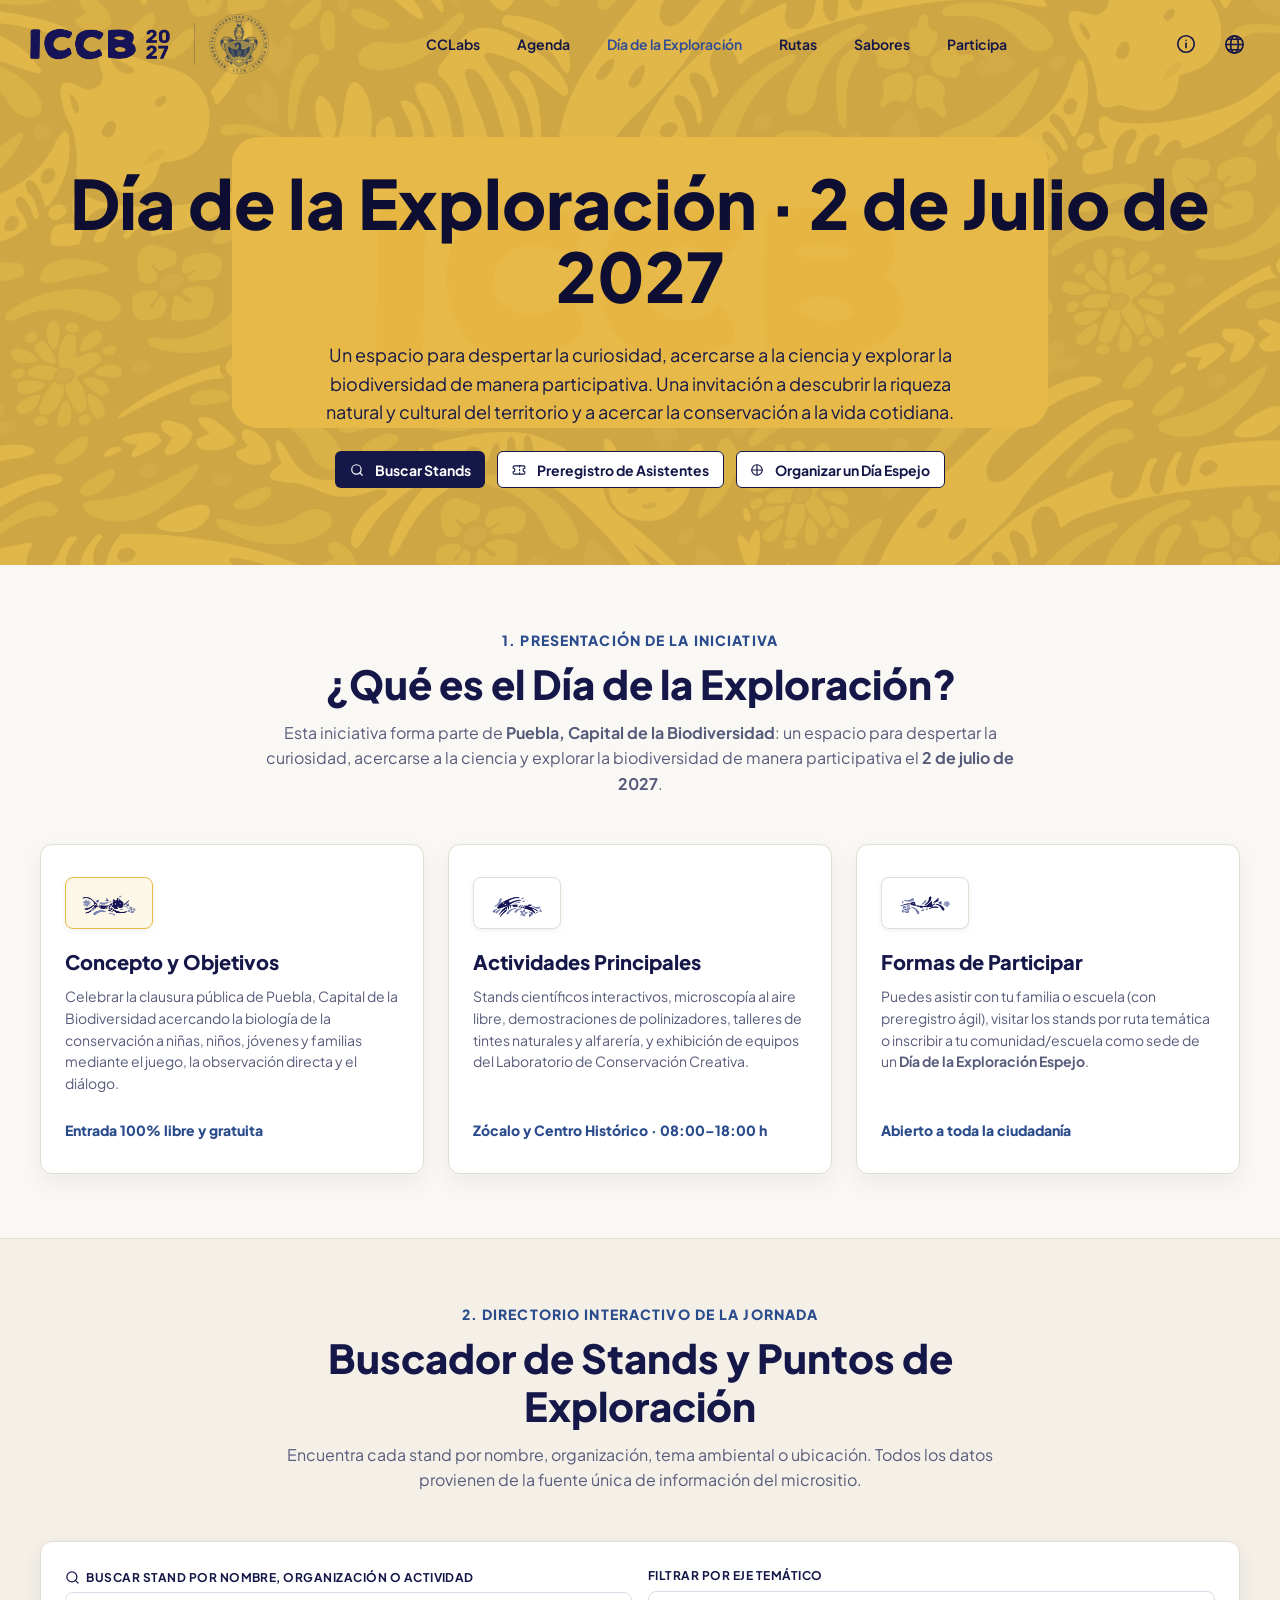
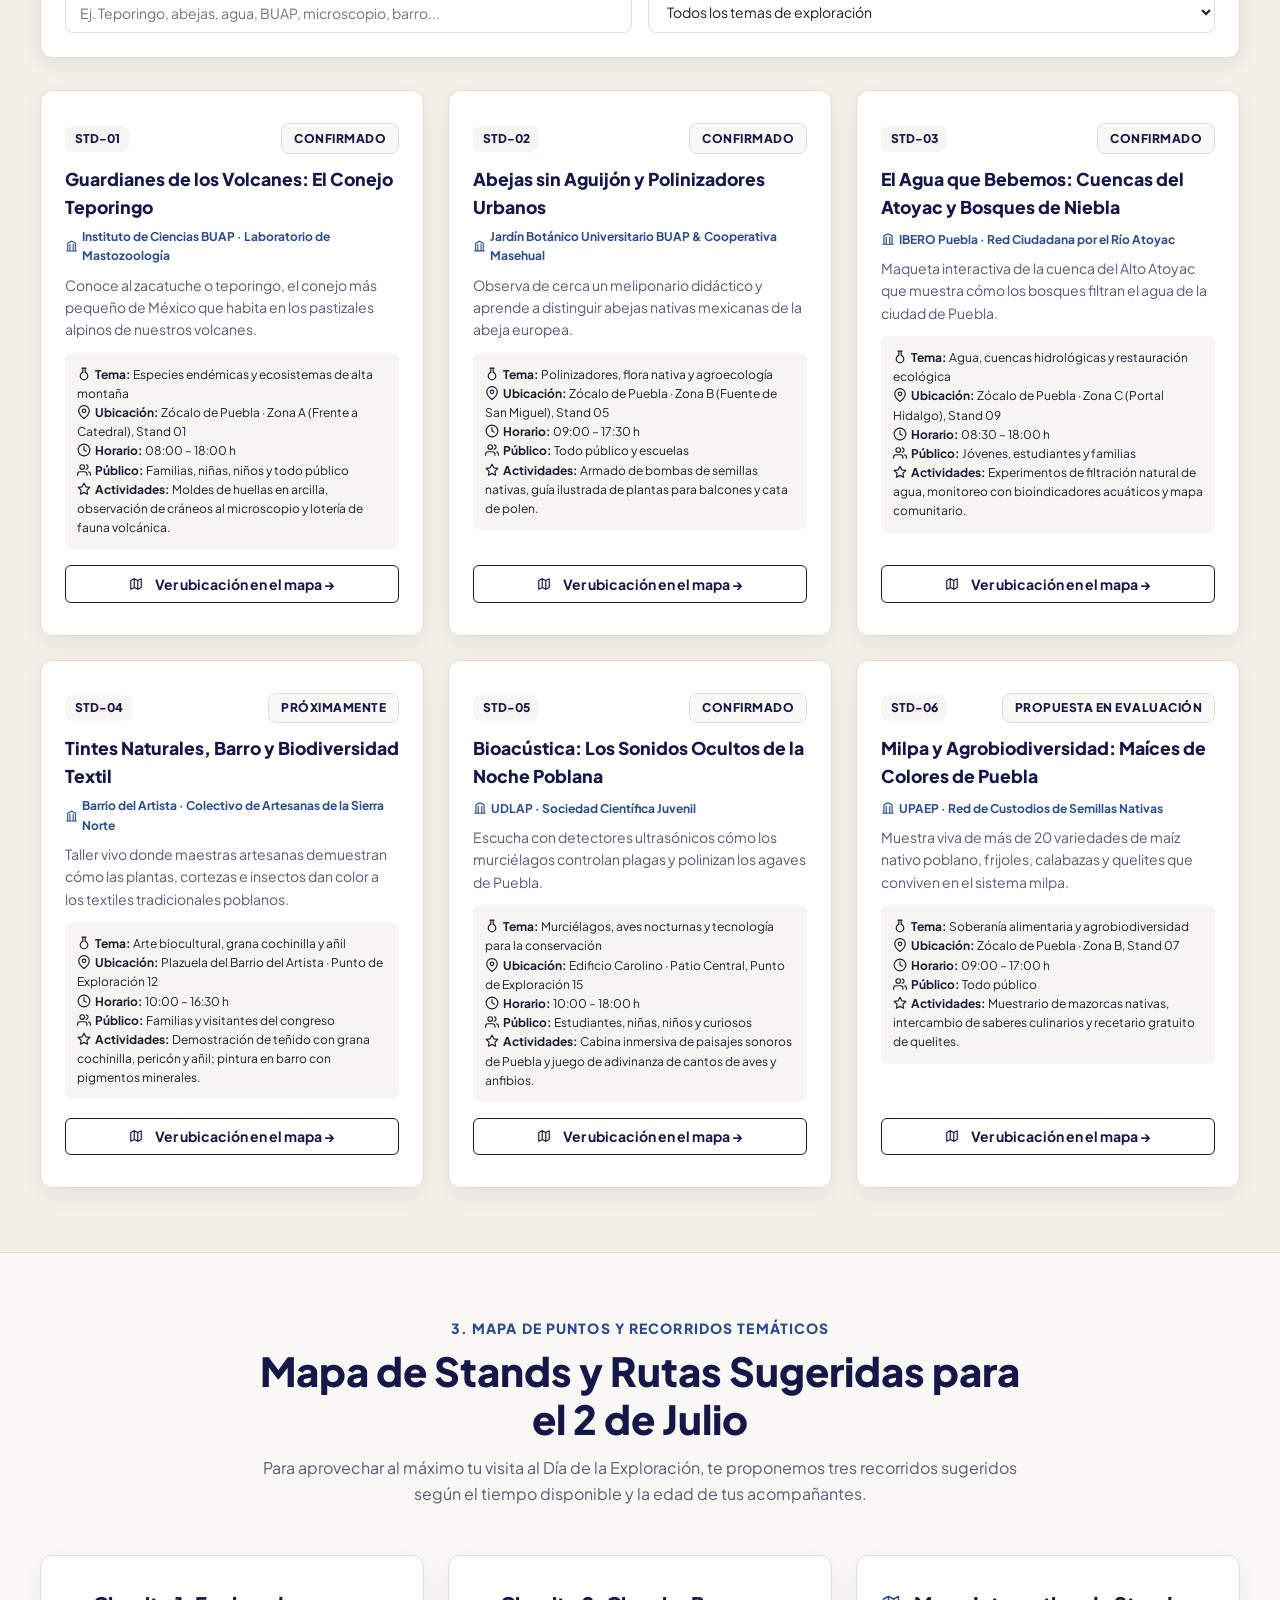
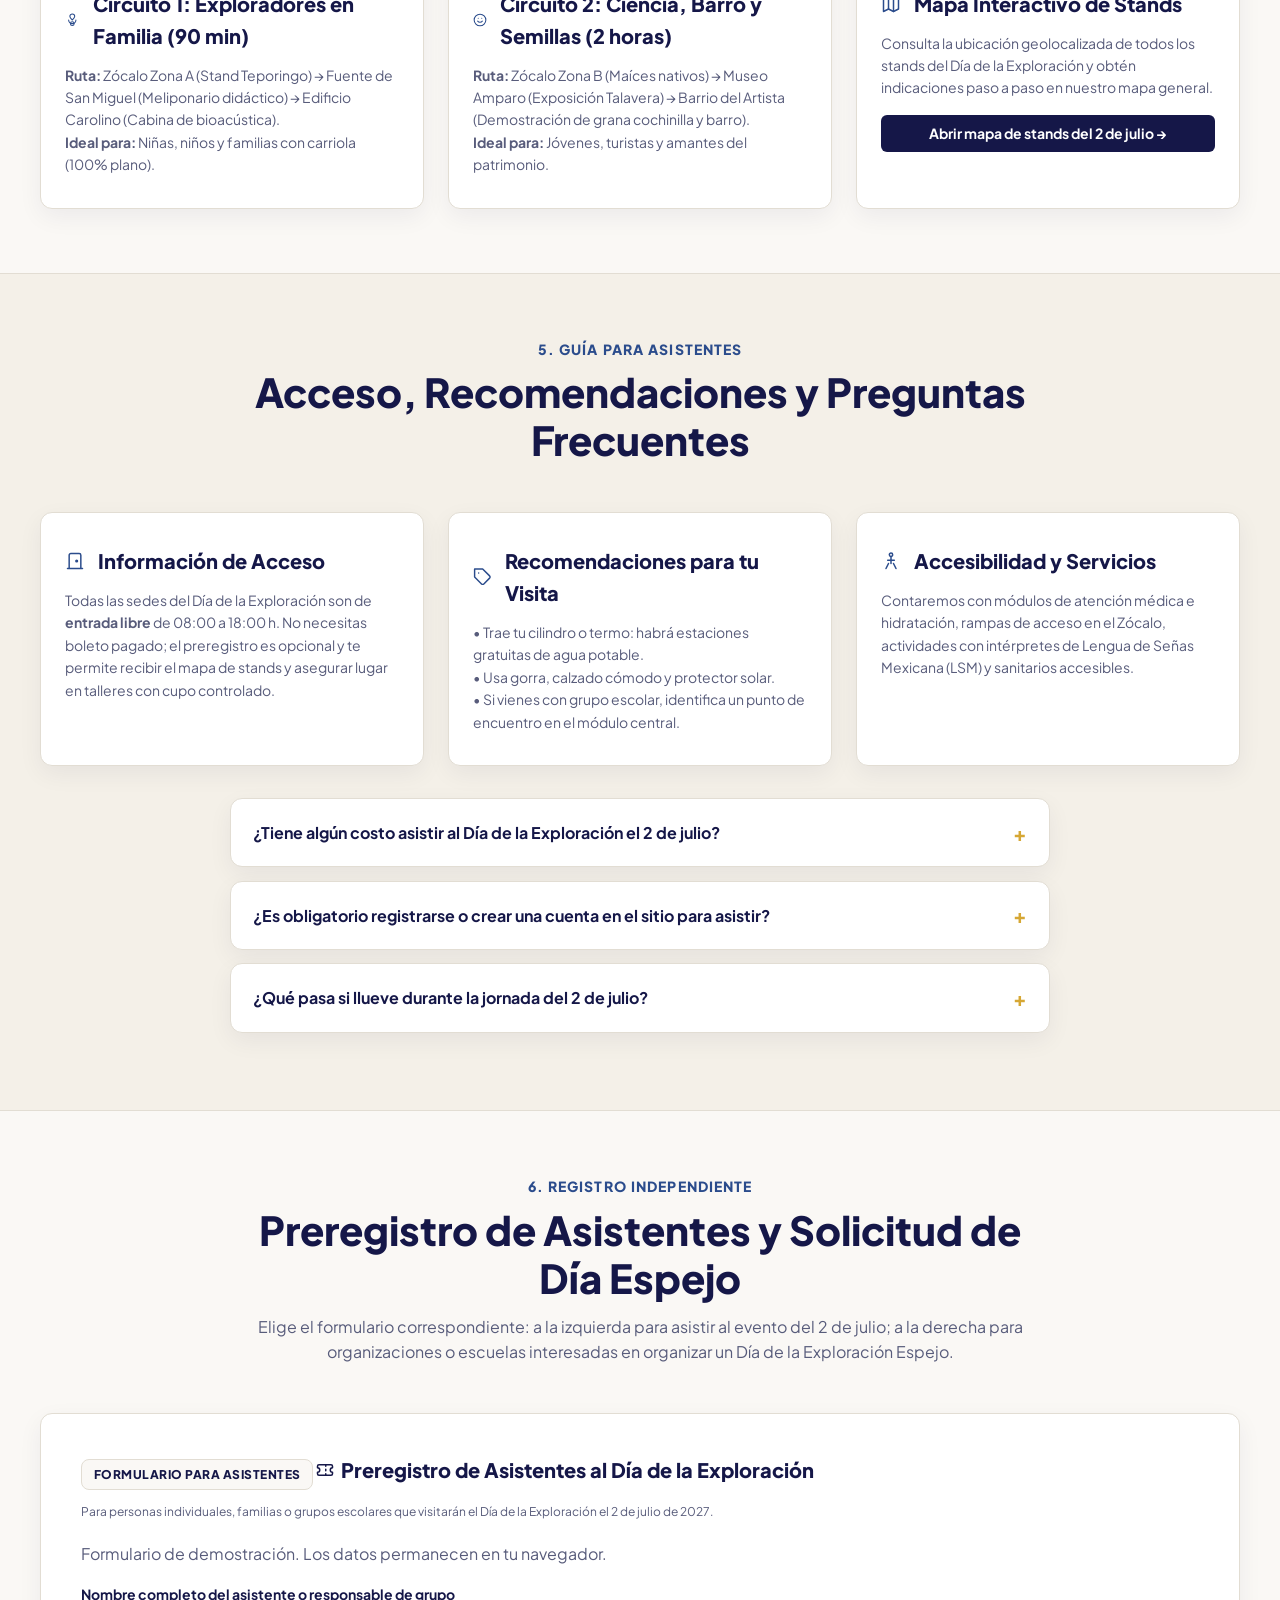
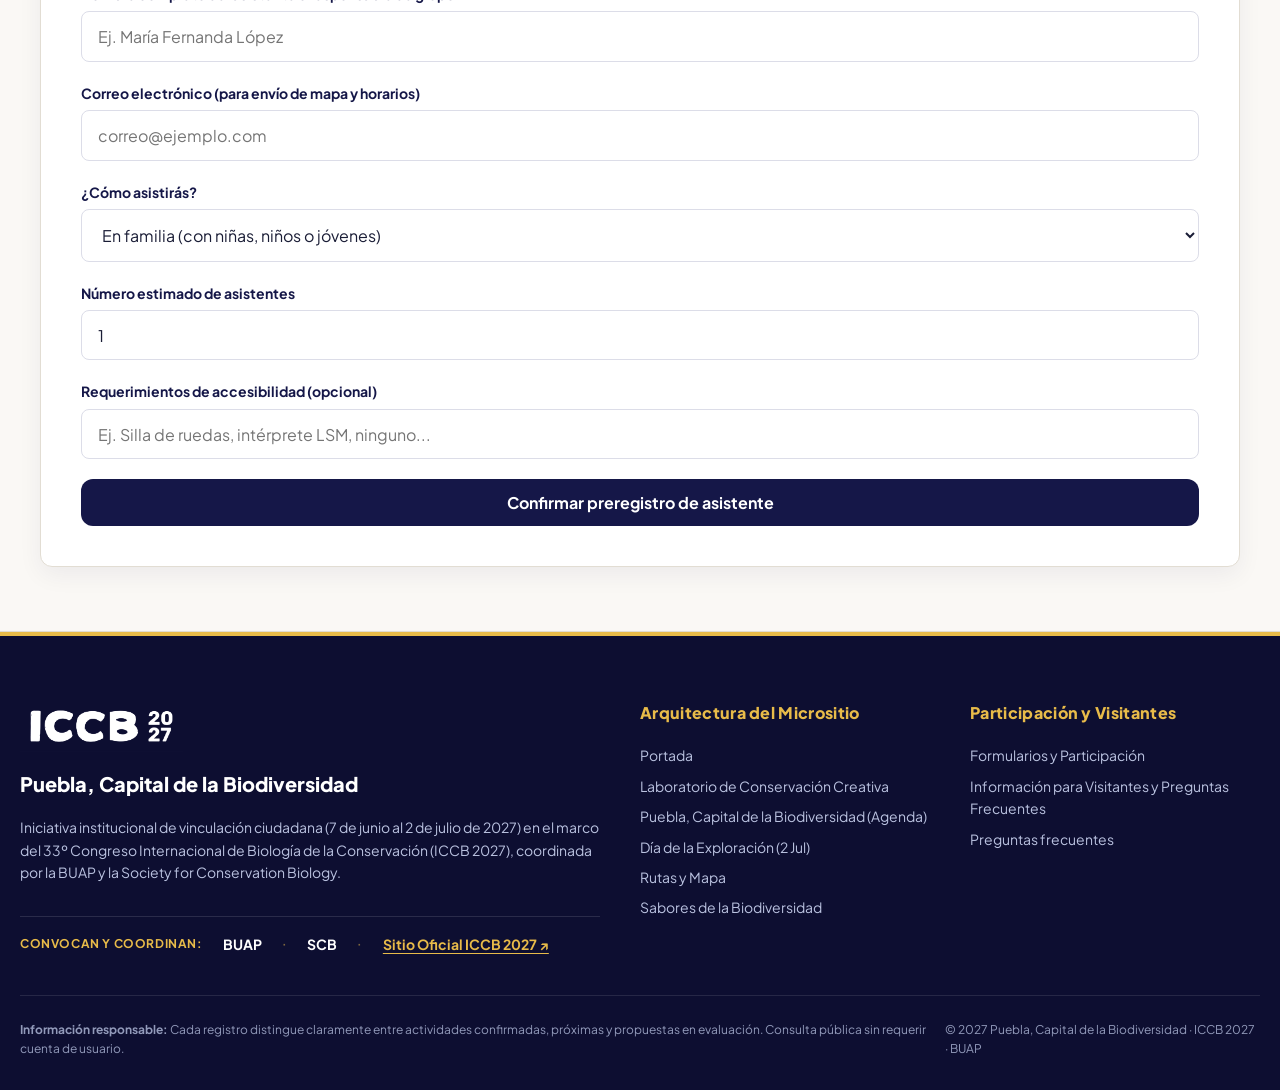
<file: exploracion.html>
<!DOCTYPE html>

<html lang="es">

<head>
    <meta charset="UTF-8">
    <meta name="viewport" content="width=device-width, initial-scale=1.0">
    <title>Día de la Exploración · 2 de Julio 2027 | ICCB 2027 Puebla</title>
    <meta name="description"
        content="Jornada pública de cierre de Puebla, Capital de la Biodiversidad (2 de julio de 2027): buscador de stands, rutas sugeridas, Días Espejo y preregistros.">

    <link rel="preconnect" href="https://fonts.googleapis.com">
    <link rel="preconnect" href="https://fonts.gstatic.com" crossorigin>
    <link href="https://fonts.googleapis.com/css2?family=Plus+Jakarta+Sans:wght@400;500;600;700;800&display=swap"
        rel="stylesheet">
    <link rel="icon" type="image/png" href="assets/img/Logo_CompleteD.png">
    <link rel="stylesheet" href="assets/css/styles.css">
</head>

<body class="section-themed section-yellow">
    <a href="#main-content" class="skip-link">Saltar al contenido principal</a>

    <!-- ==========================================================================
         SECCIÓN 1: ENCABEZADO SUPERIOR (<header>)
         ========================================================================== -->
    <header class="site-header">
        <div class="header-container">
            <a href="index.html" class="brand-wrapper" aria-label="ICCB 2027 Puebla · BUAP">
                <img src="assets/img/Logo Blue Talavera.png" alt="ICCB 2027" class="brand-logo-img brand-logo-iccb">
                <span class="brand-divider" aria-hidden="true"></span>
                <img src="assets/img/Logo_BUAP.webp" alt="BUAP" class="brand-logo-img brand-logo-buap">
            </a>

            <div class="header-mobile-right">

                <button type="button" class="nav-toggle-btn" id="nav-toggle-btn" aria-expanded="false"
                    aria-controls="main-nav" aria-label="Abrir menú">
                    <span></span><span></span><span></span>
                </button>
            </div>

            <nav class="main-nav" id="main-nav" aria-label="Navegación principal">
                <ul class="nav-list">
                    <li>
                        <a href="ccl.html" class="nav-link">
                            <span>CCLabs</span>
                        </a>
                    </li>
                    <li>
                        <a href="agenda.html" class="nav-link">
                            <span>Agenda</span>
                        </a>
                    </li>
                    <li>
                        <a href="exploracion.html" class="nav-link highlight active">
                            <span>Día de la Exploración</span>
                        </a>
                    </li>
                    <li>
                        <a href="rutas.html" class="nav-link">
                            <span>Rutas</span>
                        </a>
                    </li>
                    <li>
                        <a href="menu.html" class="nav-link">
                            <span>Sabores</span>
                        </a>
                    </li>
                    <li>
                        <a href="participa.html" class="nav-link">
                            <span>Participa</span>
                        </a>
                    </li>

                </ul>


            </nav>
            <div class="header-tools">
                <a href="info.html" class="nav-link nav-info-link" aria-label="Información" title="Información"><svg
                        aria-hidden="true" focusable="false" width="22" height="22" viewBox="0 0 24 24" fill="none"
                        stroke="currentColor" stroke-width="1.8" stroke-linecap="round">
                        <circle cx="12" cy="12" r="9" />
                        <path d="M12 11v5m0-8h.01" />
                    </svg>
                </a>
                <div class="header-language">
                    <button type="button" class="language-toggle" aria-label="Selector de idioma" aria-expanded="false"
                        aria-controls="header-language-options">
                        <svg width="23" height="23" viewBox="0 0 24 24" fill="none" stroke="currentColor"
                            stroke-width="1.7" stroke-linecap="round" stroke-linejoin="round" aria-hidden="true">
                            <circle cx="12" cy="12" r="9" />
                            <ellipse cx="12" cy="12" rx="4" ry="9" />
                            <path d="M3 12h18M5 6.5h14M5 17.5h14" />
                        </svg>
                    </button>
                    <div id="header-language-options" class="lang-switcher-vertical header-language-options" hidden>
                        <a href="#" class="lang-pill active" lang="es" title="Español">ES</a>
                        <a href="#" class="lang-pill" lang="en" title="English">EN</a>
                    </div>
                </div>
            </div>
        </div>
    </header>

    <!-- ==========================================================================
         SECCIÓN 2: CONTENIDO PRINCIPAL (<main>)
         ========================================================================== -->
    <main class="site-main" id="main-content">
        <section id="exploracion-page">

            <!-- ==================================================================
                 HERO BANNER DORADO (Jornada pública de cierre · 2 de julio 2027)
                 Información extraída de iccb.viep.com.mx/respaldo/iniciativa.php?slug=dia-exploracion
                 ================================================================== -->
            <div class="page-hero-banner">
                <div class="hero-bg-texture" aria-hidden="true"></div>
                <h2 style="color:var(--color-navy-deep)" data-en="Exploration Day · July 2, 2027">
                    Día de la Exploración · 2 de Julio de 2027
                </h2>
                <p style="color:var(--color-navy)"
                    data-en="A space to awaken curiosity, get closer to science, and explore biodiversity in a participatory way.">
                    Un espacio para despertar la curiosidad, acercarse a
                    la ciencia y explorar la biodiversidad de manera participativa. Una invitación a descubrir la
                    riqueza natural y cultural del territorio y a acercar la conservación a la vida cotidiana.
                </p>
                <div style="margin-top:1.5rem; display:flex; gap:0.75rem; justify-content:center; flex-wrap:wrap;">
                    <a href="#buscador-stands" class="btn btn-primary btn-sm">
                        <svg width="14" height="14" viewBox="0 0 24 24" fill="none" stroke="currentColor"
                            stroke-width="2" stroke-linecap="round" stroke-linejoin="round"
                            style="vertical-align:-2px; margin-right:3px;">
                            <circle cx="11" cy="11" r="8" />
                            <line x1="21" y1="21" x2="16.65" y2="16.65" />
                        </svg>
                        Buscar Stands
                    </a>
                    <a href="#preregistro-asistentes" class="btn btn-outline btn-sm" style="background:#fff;">
                        <svg width="14" height="14" viewBox="0 0 24 24" fill="none" stroke="currentColor"
                            stroke-width="2" stroke-linecap="round" stroke-linejoin="round"
                            style="vertical-align:-2px; margin-right:3px;">
                            <path
                                d="M2 9a3 3 0 0 1 0 6v2a2 2 0 0 0 2 2h16a2 2 0 0 0 2-2v-2a3 3 0 0 1 0-6V7a2 2 0 0 0-2-2H4a2 2 0 0 0-2 2Z" />
                            <path d="M13 5v2m0 4v2m0 4v2" />
                        </svg>
                        Preregistro de Asistentes
                    </a>
                    <a href="#dias-espejo" class="btn btn-outline btn-sm" style="background:#fff;">
                        <svg width="14" height="14" viewBox="0 0 24 24" fill="none" stroke="currentColor"
                            stroke-width="2" stroke-linecap="round" stroke-linejoin="round"
                            style="vertical-align:-2px; margin-right:3px;">
                            <circle cx="12" cy="12" r="9" />
                            <path d="M12 3v18M3 12h18" />
                        </svg>
                        Organizar un Día Espejo
                    </a>
                </div>
            </div>

            <!-- ==================================================================
                 PRESENTACIÓN: CONCEPTO, OBJETIVOS, ACTIVIDADES Y FORMAS DE PARTICIPAR
                 ================================================================== -->
            <div class="page-section">
                <div class="container">
                    <div class="section-head-center">
                        <span class="section-eyebrow">1. Presentación de la Iniciativa</span>
                        <h2 class="section-main-title">¿Qué es el Día de la Exploración?</h2>
                        <p class="section-main-desc">
                            Esta iniciativa forma parte de <strong>Puebla, Capital de la Biodiversidad</strong>: un
                            espacio para despertar la curiosidad, acercarse a la ciencia y explorar la biodiversidad de
                            manera participativa el <strong>2 de julio de 2027</strong>.
                        </p>
                    </div>

                    <div class="pillar-cards-grid" style="grid-template-columns:repeat(auto-fit,minmax(260px,1fr))">
                        <div class="pillar-card" style="cursor:default">
                            <div>
                                <div class="pillar-icon-box"
                                    style="background:var(--color-gold-soft);border-color:var(--color-gold)">
                                    <img src="assets/img/Figuras/Jaguar.png" alt="Jaguar" style="height:42px">
                                </div>
                                <h3 class="pillar-card-title">Concepto y Objetivos</h3>
                                <p class="pillar-card-text">Celebrar la clausura pública de Puebla, Capital de la
                                    Biodiversidad acercando la biología de la conservación a niñas, niños, jóvenes y
                                    familias mediante el juego, la observación directa y el diálogo.</p>
                            </div>
                            <div class="pillar-card-link"><span>Entrada 100% libre y gratuita</span></div>
                        </div>

                        <div class="pillar-card" style="cursor:default">
                            <div>
                                <div class="pillar-icon-box">
                                    <img src="assets/img/Figuras/Teporingo.png" alt="Teporingo" style="height:42px">
                                </div>
                                <h3 class="pillar-card-title">Actividades Principales</h3>
                                <p class="pillar-card-text">Stands científicos interactivos, microscopía al aire libre,
                                    demostraciones de polinizadores, talleres de tintes naturales y alfarería, y
                                    exhibición de equipos del Laboratorio de Conservación Creativa.</p>
                            </div>
                            <div class="pillar-card-link"><span>Zócalo y Centro Histórico · 08:00–18:00 h</span></div>
                        </div>

                        <div class="pillar-card" style="cursor:default">
                            <div>
                                <div class="pillar-icon-box">
                                    <img src="assets/img/Figuras/Colibri.png" alt="Colibrí" style="height:42px">
                                </div>
                                <h3 class="pillar-card-title">Formas de Participar</h3>
                                <p class="pillar-card-text">Puedes asistir con tu familia o escuela (con preregistro
                                    ágil), visitar los stands por ruta temática o inscribir a tu comunidad/escuela como
                                    sede de un <strong>Día de la Exploración Espejo</strong>.</p>
                            </div>
                            <div class="pillar-card-link"><span>Abierto a toda la ciudadanía</span></div>
                        </div>
                    </div>
                </div>
            </div>

            <!-- ==================================================================
                 BUSCADOR DE STANDS O PUNTOS DE EXPLORACIÓN
                 ================================================================== -->
            <div class="page-section" id="buscador-stands">
                <div class="container">
                    <div class="section-head-center">
                        <span class="section-eyebrow">2. Directorio Interactivo de la Jornada</span>
                        <h2 class="section-main-title">Buscador de Stands y Puntos de Exploración</h2>
                        <p class="section-main-desc">
                            Encuentra cada stand por nombre, organización, tema ambiental o ubicación. Todos los datos
                            provienen de la fuente única de información del micrositio.
                        </p>
                    </div>

                    <!-- Barra de búsqueda de stands -->
                    <div class="directory-filter-box">
                        <div class="filter-controls-grid"
                            style="grid-template-columns:repeat(auto-fit,minmax(260px,1fr)); margin-top:0;">
                            <div class="filter-field">
                                <label for="buscar-stand-input"
                                    style="display:inline-flex; align-items:center; gap:0.4rem;">
                                    <svg width="15" height="15" viewBox="0 0 24 24" fill="none" stroke="currentColor"
                                        stroke-width="2" stroke-linecap="round" stroke-linejoin="round">
                                        <circle cx="11" cy="11" r="8" />
                                        <line x1="21" y1="21" x2="16.65" y2="16.65" />
                                    </svg>
                                    Buscar stand por nombre, organización o actividad
                                </label>
                                <input type="text" id="buscar-stand-input"
                                    placeholder="Ej. Teporingo, abejas, agua, BUAP, microscopio, barro...">
                            </div>
                            <div class="filter-field">
                                <label for="buscar-stand-tema">Filtrar por eje temático</label>
                                <select id="buscar-stand-tema">
                                    <option value="todos">Todos los temas de exploración</option>
                                    <option value="fauna">Fauna silvestre y especies endémicas</option>
                                    <option value="polinizadores">Abejas nativas y polinizadores</option>
                                    <option value="agua">Agua, cuencas y bosques</option>
                                    <option value="agroecologia">Milpa, semillas y agrobiodiversidad</option>
                                    <option value="cultura">Arte biocultural y tintes naturales</option>
                                </select>
                            </div>
                        </div>
                    </div>

                    <!-- Cuadrícula donde main.js inyecta las tarjetas de STANDS_EXPLORACION_DATA -->
                    <div class="info-grid" id="stands-exploracion-lista">
                        <!-- Generado dinámicamente por assets/js/main.js -->
                    </div>
                </div>
            </div>

            <!-- ==================================================================
                 MAPA DE STANDS Y RUTAS SUGERIDAS
                 ================================================================== -->
            <div class="page-section" id="rutas-sugeridas-exploracion">
                <div class="container">
                    <div class="section-head-center">
                        <span class="section-eyebrow">3. Mapa de Puntos y Recorridos Temáticos</span>
                        <h2 class="section-main-title">Mapa de Stands y Rutas Sugeridas para el 2 de Julio</h2>
                        <p class="section-main-desc">
                            Para aprovechar al máximo tu visita al Día de la Exploración, te proponemos tres recorridos
                            sugeridos según el tiempo disponible y la edad de tus acompañantes.
                        </p>
                    </div>

                    <div class="info-grid">
                        <div class="info-card">
                            <h3>
                                <svg width="20" height="20" viewBox="0 0 24 24" fill="none"
                                    stroke="var(--color-talavera-blue)" stroke-width="1.8" stroke-linecap="round"
                                    stroke-linejoin="round" style="vertical-align:-3px; margin-right:5px;">
                                    <path d="M12 2a4 4 0 0 1 4 4c0 3-4 6-4 6s-4-3-4-6a4 4 0 0 1 4-4z" />
                                    <circle cx="12" cy="18" r="3" />
                                    <path d="M6 12a6 6 0 0 0 12 0" />
                                </svg>
                                Circuito 1: Exploradores en Familia (90 min)
                            </h3>
                            <p>
                                <strong>Ruta:</strong> Zócalo Zona A (Stand Teporingo) → Fuente de San Miguel
                                (Meliponario
                                didáctico) → Edificio Carolino (Cabina de bioacústica).<br>
                                <strong>Ideal para:</strong> Niñas, niños y familias con carriola (100% plano).
                            </p>
                        </div>
                        <div class="info-card">
                            <h3>
                                <svg width="20" height="20" viewBox="0 0 24 24" fill="none"
                                    stroke="var(--color-talavera-blue)" stroke-width="1.8" stroke-linecap="round"
                                    stroke-linejoin="round" style="vertical-align:-3px; margin-right:5px;">
                                    <circle cx="12" cy="12" r="10" />
                                    <path d="M8 14s1.5 2 4 2 4-2 4-2M9 9h.01M15 9h.01" />
                                </svg>
                                Circuito 2: Ciencia, Barro y Semillas (2 horas)
                            </h3>
                            <p>
                                <strong>Ruta:</strong> Zócalo Zona B (Maíces nativos) → Museo Amparo (Exposición
                                Talavera)
                                → Barrio del Artista (Demostración de grana cochinilla y barro).<br>
                                <strong>Ideal para:</strong> Jóvenes, turistas y amantes del patrimonio.
                            </p>
                        </div>
                        <div class="info-card">
                            <h3>
                                <svg width="20" height="20" viewBox="0 0 24 24" fill="none"
                                    stroke="var(--color-talavera-blue)" stroke-width="1.8" stroke-linecap="round"
                                    stroke-linejoin="round" style="vertical-align:-3px; margin-right:5px;">
                                    <polygon points="3 6 9 3 15 6 21 3 21 18 15 21 9 18 3 21" />
                                    <line x1="9" y1="3" x2="9" y2="18" />
                                    <line x1="15" y1="6" x2="15" y2="21" />
                                </svg>
                                Mapa Interactivo de Stands
                            </h3>
                            <p>
                                Consulta la ubicación geolocalizada de todos los stands del Día de la Exploración y
                                obtén indicaciones paso a paso en nuestro mapa general.
                            </p>
                            <div style="margin-top:1rem;">
                                <a href="rutas.html?cat=exploracion#map" class="btn btn-primary btn-sm"
                                    style="width:100%;">
                                    Abrir mapa de stands del 2 de julio →
                                </a>
                            </div>
                        </div>
                    </div>
                </div>
            </div>


            <!-- ==================================================================
                 INFORMACIÓN PARA ASISTENTES Y PREGUNTAS FRECUENTES
                 ================================================================== -->
            <div class="page-section" id="info-asistentes">
                <div class="container">
                    <div class="section-head-center">
                        <span class="section-eyebrow">5. Guía para Asistentes</span>
                        <h2 class="section-main-title">Acceso, Recomendaciones y Preguntas Frecuentes</h2>
                    </div>

                    <div class="info-grid" style="margin-bottom:2rem;">
                        <div class="info-card">
                            <h3>
                                <svg width="20" height="20" viewBox="0 0 24 24" fill="none"
                                    stroke="var(--color-talavera-blue)" stroke-width="1.8" stroke-linecap="round"
                                    stroke-linejoin="round" style="vertical-align:-3px; margin-right:5px;">
                                    <path d="M3 21h18M5 21V5a2 2 0 0 1 2-2h10a2 2 0 0 1 2 2v16" />
                                    <circle cx="14" cy="12" r="1" />
                                </svg>
                                Información de Acceso
                            </h3>
                            <p>
                                Todas las sedes del Día de la Exploración son de <strong>entrada libre</strong> de 08:00
                                a 18:00 h. No necesitas boleto pagado; el preregistro es opcional y te permite recibir
                                el
                                mapa de stands y asegurar lugar en talleres con cupo controlado.
                            </p>
                        </div>
                        <div class="info-card">
                            <h3>
                                <svg width="20" height="20" viewBox="0 0 24 24" fill="none"
                                    stroke="var(--color-talavera-blue)" stroke-width="1.8" stroke-linecap="round"
                                    stroke-linejoin="round" style="vertical-align:-3px; margin-right:5px;">
                                    <path
                                        d="M20.59 13.41l-7.17 7.17a2 2 0 0 1-2.83 0L2 12V2h10l8.59 8.59a2 2 0 0 1 0 2.82z" />
                                    <line x1="7" y1="7" x2="7.01" y2="7" />
                                </svg>
                                Recomendaciones para tu Visita
                            </h3>
                            <p>
                                • Trae tu cilindro o termo: habrá estaciones gratuitas de agua potable.<br>
                                • Usa gorra, calzado cómodo y protector solar.<br>
                                • Si vienes con grupo escolar, identifica un punto de encuentro en el módulo central.
                            </p>
                        </div>
                        <div class="info-card">
                            <h3>
                                <svg width="20" height="20" viewBox="0 0 24 24" fill="none"
                                    stroke="var(--color-talavera-blue)" stroke-width="1.8" stroke-linecap="round"
                                    stroke-linejoin="round" style="vertical-align:-3px; margin-right:5px;">
                                    <circle cx="12" cy="4.5" r="2" />
                                    <path d="M12 7v4m-4 0h8m-7 4l-3 6m9-6l3 6m-6-10v4" />
                                </svg>
                                Accesibilidad y Servicios
                            </h3>
                            <p>
                                Contaremos con módulos de atención médica e hidratación, rampas de acceso en el Zócalo,
                                actividades con intérpretes de Lengua de Señas Mexicana (LSM) y sanitarios accesibles.
                            </p>
                        </div>
                    </div>

                    <!-- Preguntas frecuentes del Día de la Exploración -->
                    <div style="max-width:820px; margin:0 auto;">
                        <details class="faq-item">
                            <summary>¿Tiene algún costo asistir al Día de la Exploración el 2 de julio?</summary>
                            <div class="faq-body">
                                No. Todas las actividades, talleres, demostraciones y recorridos del Día de la
                                Exploración son 100% gratuitos para todas las edades.
                            </div>
                        </details>
                        <details class="faq-item">
                            <summary>¿Es obligatorio registrarse o crear una cuenta en el sitio para asistir?</summary>
                            <div class="faq-body">
                                No se exige ninguna cuenta de usuario para consultar la información ni para recorrer los
                                stands en el Zócalo. El formulario de preregistro de asistentes sirve únicamente para
                                grupos escolares o personas que deseen recibir avisos de horario y reservar talleres
                                específicos.
                            </div>
                        </details>
                        <details class="faq-item">
                            <summary>¿Qué pasa si llueve durante la jornada del 2 de julio?</summary>
                            <div class="faq-body">
                                Los stands del Zócalo cuentan con carpas impermeables seguras y varias actividades
                                tienen
                                sedes techadas alternas en el Edificio Carolino, Casa de la Cultura y Museo Amparo.
                            </div>
                        </details>
                    </div>
                </div>
            </div>

            <!-- ==================================================================
                 FORMULARIOS INDEPENDIENTES: ASISTENTES VS. DÍA ESPEJO
                 ================================================================== -->
            <div class="page-section" id="preregistro-asistentes">
                <div class="container">
                    <div class="section-head-center">
                        <span class="section-eyebrow">6. Registro Independiente</span>
                        <h2 class="section-main-title">Preregistro de Asistentes y Solicitud de Día Espejo</h2>
                        <p class="section-main-desc">
                            Elige el formulario correspondiente: a la izquierda para asistir al evento del 2 de julio; a
                            la derecha para organizaciones o escuelas interesadas en organizar un Día de la Exploración
                            Espejo.
                        </p>
                    </div>

                    <!-- Dos tarjetas de formulario completamente independientes lado a lado -->
                    <div class="info-grid"
                        style="grid-template-columns:repeat(auto-fit,minmax(320px,1fr)); align-items:start;">

                        <!-- FORMULARIO INDEPENDIENTE 1: PREREGISTRO DE ASISTENTES-->
                        <div class="form-card" style="max-width:100%; margin:0;">
                            <span class="badge-status confirmada" style="margin-bottom:0.75rem;">Formulario para
                                Asistentes</span>
                            <h3
                                style="color:var(--color-navy); font-weight:800; font-size:1.25rem; margin-bottom:0.4rem; display:inline-flex; align-items:center; gap:0.4rem;">
                                <svg width="18" height="18" viewBox="0 0 24 24" fill="none" stroke="currentColor"
                                    stroke-width="2" stroke-linecap="round" stroke-linejoin="round">
                                    <path
                                        d="M2 9a3 3 0 0 1 0 6v2a2 2 0 0 0 2 2h16a2 2 0 0 0 2-2v-2a3 3 0 0 1 0-6V7a2 2 0 0 0-2-2H4a2 2 0 0 0-2 2Z" />
                                    <path d="M13 5v2m0 4v2m0 4v2" />
                                </svg>
                                Preregistro de Asistentes al Día de la Exploración
                            </h3>
                            <p style="font-size:var(--font-xs); color:var(--color-text-muted); margin-bottom:1.25rem;">
                                Para personas individuales, familias o grupos escolares que visitarán el Día de la
                                Exploración el 2 de julio de 2027.
                            </p>

                            <p class="form-demo-note">Formulario de demostración. Los datos permanecen en tu navegador.
                            </p>
                            <form data-demo-form>
                                <div class="form-group">
                                    <label for="asist-nombre">Nombre completo del asistente o responsable de
                                        grupo</label>
                                    <input type="text" id="asist-nombre" required
                                        placeholder="Ej. María Fernanda López">
                                </div>
                                <div class="form-group">
                                    <label for="asist-correo">Correo electrónico (para envío de mapa y horarios)</label>
                                    <input type="email" id="asist-correo" required placeholder="correo@ejemplo.com">
                                </div>
                                <div class="form-group">
                                    <label for="asist-tipo">¿Cómo asistirás?</label>
                                    <select id="asist-tipo">
                                        <option>En familia (con niñas, niños o jóvenes)</option>
                                        <option>Participación individual</option>
                                        <option>Grupo escolar / universitario</option>
                                        <option>Visitante del congreso ICCB 2027</option>
                                    </select>
                                </div>
                                <div class="form-group">
                                    <label for="asist-personas">Número estimado de asistentes</label>
                                    <input type="number" id="asist-personas" min="1" max="100" value="1">
                                </div>
                                <div class="form-group">
                                    <label for="asist-accesibilidad">Requerimientos de accesibilidad (opcional)</label>
                                    <input type="text" id="asist-accesibilidad"
                                        placeholder="Ej. Silla de ruedas, intérprete LSM, ninguno...">
                                </div>
                                <button type="submit" class="btn btn-primary" style="width:100%;">
                                    Confirmar preregistro de asistente
                                </button>
                            </form>
                        </div>





                    </div>
                </div>
            </div>

        </section>
    </main>

    <!-- ==========================================================================
         SECCIÓN 3: PIE DE PÁGINA (<footer>)
         ========================================================================== -->
    <footer class="site-footer">
        <div class="footer-container">
            <div class="footer-brand">
                <img src="assets/img/Logo_White_Transparent.png" alt="ICCB 2027 Puebla" class="footer-logo">
                <h3 style="color:#fff;font-size:1.25rem;font-weight:800">Puebla, Capital de la Biodiversidad</h3>
                <p style="color:#BAC2E0;font-size:var(--font-sm)">Iniciativa institucional de vinculación ciudadana
                    (7 de junio al 2 de julio de 2027) en el marco del 33º Congreso Internacional de Biología de la
                    Conservación (ICCB 2027), coordinada por la BUAP y la Society for Conservation Biology.</p>
                <div class="footer-sponsors-strip">
                    <span>Convocan y Coordinan:</span>
                    <strong style="color:#fff">BUAP</strong><span style="opacity:0.5">·</span>
                    <strong style="color:#fff">SCB</strong><span style="opacity:0.5">·</span>
                    <a href="https://conbio.org/mini-sites/iccb-2027/" target="_blank" rel="noopener noreferrer"
                        style="color:var(--color-gold);font-weight:700;text-decoration:underline">Sitio Oficial ICCB
                        2027 ↗</a>
                </div>
            </div>

            <div class="footer-links-col">
                <h4>Arquitectura del Micrositio</h4>
                <ul class="footer-nav">
                    <li><a href="index.html">Portada</a></li>
                    <li><a href="ccl.html">Laboratorio de Conservación Creativa</a></li>
                    <li><a href="agenda.html">Puebla, Capital de la Biodiversidad (Agenda)</a></li>
                    <li><a href="exploracion.html">Día de la Exploración (2 Jul)</a></li>
                    <li><a href="rutas.html">Rutas y Mapa</a></li>
                    <li><a href="menu.html">Sabores de la Biodiversidad</a></li>
                </ul>
            </div>

            <div class="footer-links-col">
                <h4>Participación y Visitantes</h4>
                <ul class="footer-nav">
                    <li><a href="participa.html">Formularios y Participación</a></li>
                    <li><a href="info.html">Información para Visitantes y Preguntas Frecuentes</a></li>
                    <li><a href="info.html#preguntas-frecuentes">Preguntas frecuentes</a></li>
                </ul>
            </div>
        </div>

        <div class="footer-bottom">
            <div>
                <p><strong>Información responsable:</strong> Cada registro distingue claramente entre actividades
                    confirmadas, próximas y propuestas en evaluación. Consulta pública sin requerir cuenta de usuario.
                </p>
            </div>
            <div>
                <p>© 2027 Puebla, Capital de la Biodiversidad · ICCB 2027 · BUAP</p>
            </div>
        </div>
    </footer>

    <!-- Scripts: data.js y main.js -->
    <script src="assets/js/data.js"></script>
    <script src="assets/js/i18n-en.js"></script>
    <script src="assets/js/i18n.js"></script>

    <script src="assets/js/main.js"></script>
</body>

</html>
</file>
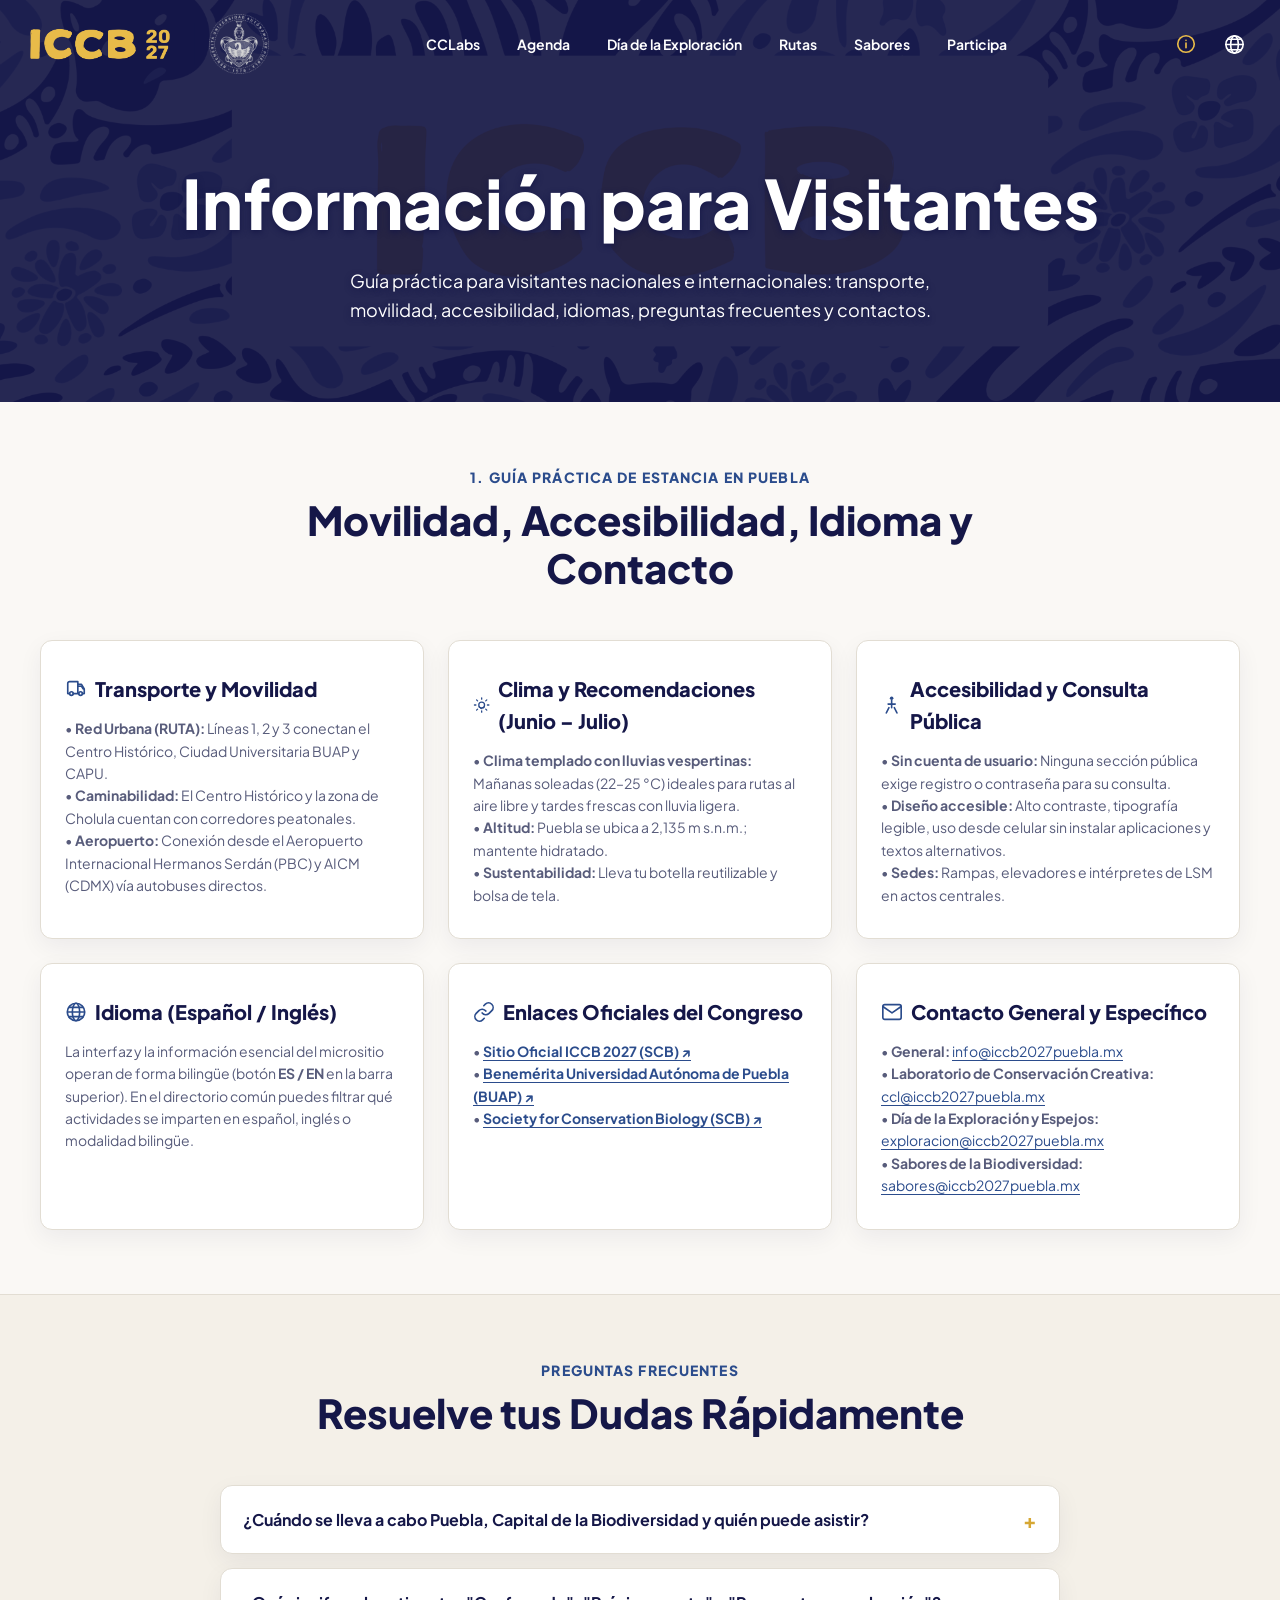
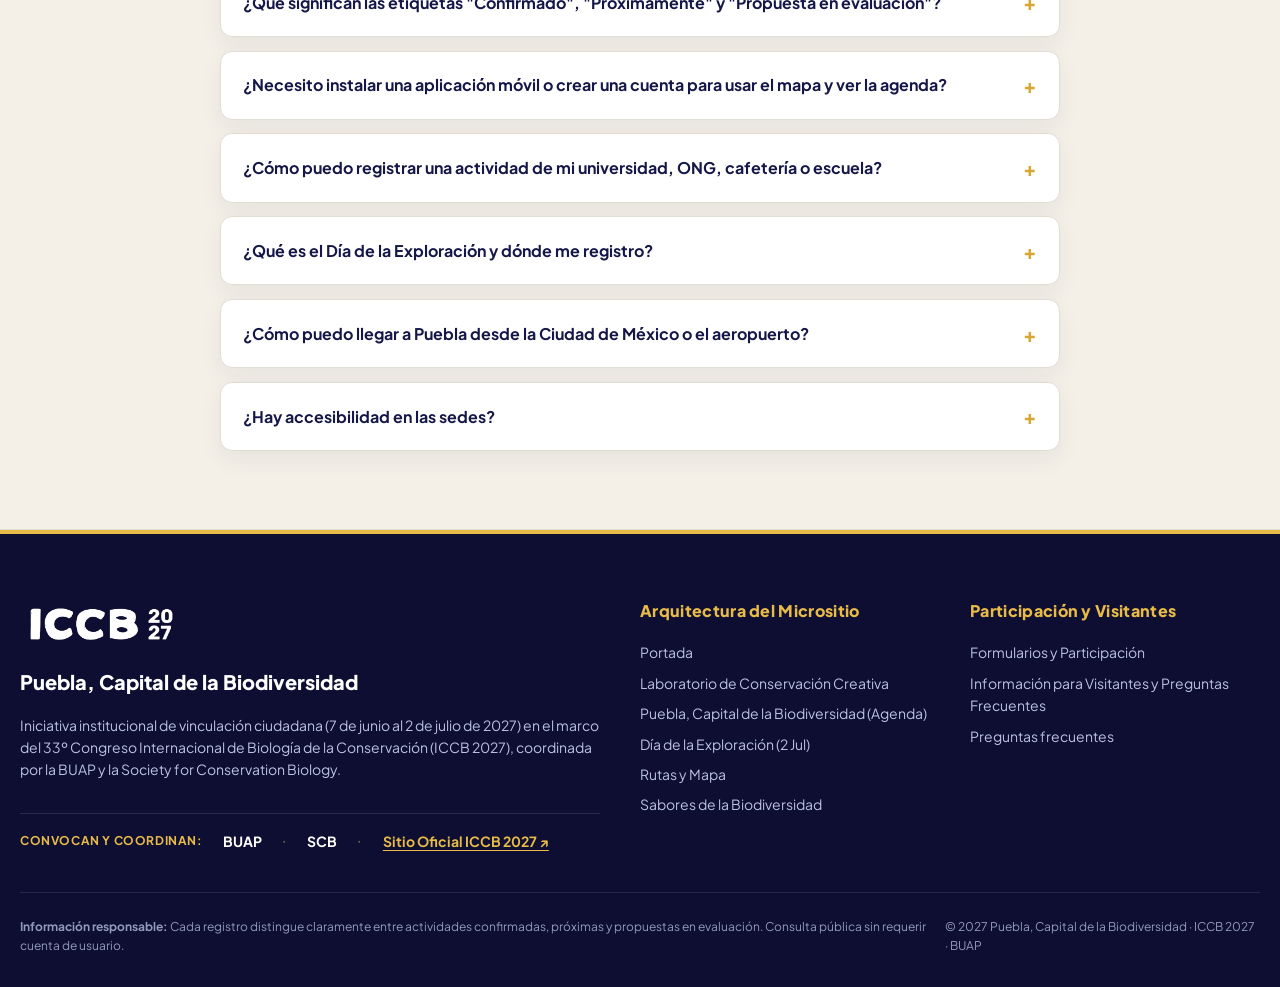
<file: info.html>
<!DOCTYPE html>

<html lang="es">

<head>
    <meta charset="UTF-8">
    <meta name="viewport" content="width=device-width, initial-scale=1.0">
    <title>Información para Visitantes y Preguntas Frecuentes | ICCB 2027</title>
    <meta name="description"
        content="Información práctica, transporte, movilidad, accesibilidad, preguntas frecuentes y contactos para Puebla, Capital de la Biodiversidad.">

    <link rel="preconnect" href="https://fonts.googleapis.com">
    <link rel="preconnect" href="https://fonts.gstatic.com" crossorigin>
    <link href="https://fonts.googleapis.com/css2?family=Plus+Jakarta+Sans:wght@400;500;600;700;800&display=swap"
        rel="stylesheet">
    <link rel="icon" type="image/png" href="assets/img/Logo_CompleteD.png">
    <link rel="stylesheet" href="assets/css/styles.css">
</head>

<body class="section-themed">
    <a href="#main-content" class="skip-link">Saltar al contenido principal</a>

    <!-- ==========================================================================
         SECCIÓN 1: ENCABEZADO SUPERIOR (<header>)
         ========================================================================== -->
    <header class="site-header">
        <div class="header-container">
            <a href="index.html" class="brand-wrapper" aria-label="ICCB 2027 Puebla · BUAP">
                <img src="assets/img/Logo Yellow Talavera.png" alt="ICCB 2027" class="brand-logo-img brand-logo-iccb">
                <span class="brand-divider" aria-hidden="true"></span>
                <img src="assets/img/Logo_BUAP_Blanco.png" alt="BUAP" class="brand-logo-img brand-logo-buap">
            </a>

            <div class="header-mobile-right">

                <button type="button" class="nav-toggle-btn" id="nav-toggle-btn" aria-expanded="false"
                    aria-controls="main-nav" aria-label="Abrir menú">
                    <span></span><span></span><span></span>
                </button>
            </div>

            <nav class="main-nav" id="main-nav" aria-label="Navegación principal">
                <ul class="nav-list">
                    <li>
                        <a href="ccl.html" class="nav-link">
                            <span data-i18n="nav-ccl">CCLabs</span>
                        </a>
                    </li>
                    <li>
                        <a href="agenda.html" class="nav-link">
                            <span data-i18n="nav-agenda">Agenda</span>
                        </a>
                    </li>
                    <li>
                        <a href="exploracion.html" class="nav-link">
                            <span data-i18n="nav-exploracion">Día de la Exploración</span>
                        </a>
                    </li>
                    <li>
                        <a href="rutas.html" class="nav-link">
                            <span data-i18n="nav-rutas">Rutas</span>
                        </a>
                    </li>
                    <li>
                        <a href="menu.html" class="nav-link">
                            <span>Sabores</span>
                        </a>
                    </li>
                    <li>
                        <a href="participa.html" class="nav-link">
                            <span>Participa</span>
                        </a>
                    </li>

                </ul>


            </nav>
            <div class="header-tools">
                <a href="info.html" class="nav-link nav-info-link active" aria-label="Información"
                    title="Información"><svg aria-hidden="true" focusable="false" width="22" height="22"
                        viewBox="0 0 24 24" fill="none" stroke="currentColor" stroke-width="1.8" stroke-linecap="round">
                        <circle cx="12" cy="12" r="9" />
                        <path d="M12 11v5m0-8h.01" />
                    </svg>
                </a>
                <div class="header-language">
                    <button type="button" class="language-toggle" aria-label="Selector de idioma" aria-expanded="false"
                        aria-controls="header-language-options">
                        <svg width="23" height="23" viewBox="0 0 24 24" fill="none" stroke="currentColor"
                            stroke-width="1.7" stroke-linecap="round" stroke-linejoin="round" aria-hidden="true">
                            <circle cx="12" cy="12" r="9" />
                            <ellipse cx="12" cy="12" rx="4" ry="9" />
                            <path d="M3 12h18M5 6.5h14M5 17.5h14" />
                        </svg>
                    </button>
                    <div id="header-language-options" class="lang-switcher-vertical header-language-options" hidden>
                        <a href="#" class="lang-pill active" lang="es" title="Español">ES</a>
                        <a href="#" class="lang-pill" lang="en" title="English">EN</a>
                    </div>
                </div>
            </div>
        </div>
    </header>

    <!-- ==========================================================================
         SECCIÓN 2: CONTENIDO PRINCIPAL (<main>)
         ========================================================================== -->
    <main class="site-main" id="main-content">
        <section id="info-page">

            <!-- ==================================================================
                 EL HERO BANNER
                 ================================================================== -->
            <div class="page-hero-banner">
                <div class="hero-bg-texture"></div>
                <h2 data-en="Visitor Information">Información para Visitantes</h2>
                <p
                    data-en="Practical guide for national and international visitors: transportation, mobility, accessibility, languages, FAQs, and contacts.">
                    Guía práctica para visitantes nacionales e internacionales: transporte, movilidad, accesibilidad,
                    idiomas, preguntas frecuentes y contactos.
                </p>
            </div>

            <!-- ==================================================================
                 INFORMACIÓN PRÁCTICA, TRANSPORTE, ACCESIBILIDAD Y CONTACTO
                 ================================================================== -->
            <div class="page-section">
                <div class="container">
                    <div class="section-head-center">
                        <span class="section-eyebrow" data-en="1. Practical Guide for Your Stay in Puebla">1. Guía
                            Práctica de Estancia en Puebla</span>
                        <h2 class="section-main-title" data-en="Mobility, Accessibility, Language &amp; Contact">
                            Movilidad, Accesibilidad, Idioma y Contacto</h2>
                    </div>

                    <div class="info-grid">

                        <!-- TARJETA 1: TRANSPORTE Y MOVILIDAD -->
                        <div class="info-card">
                            <h3>
                                <svg width="22" height="22" viewBox="0 0 24 24" fill="none"
                                    stroke="var(--color-talavera-blue)" stroke-width="1.8" stroke-linecap="round"
                                    stroke-linejoin="round">
                                    <path d="M5 17a2 2 0 1 0 4 0 2 2 0 0 0-4 0zM15 17a2 2 0 1 0 4 0 2 2 0 0 0-4 0z" />
                                    <path d="M5 17H3V6a2 2 0 0 1 2-2h9v13m-5 0h6m4 0h2v-5l-3-5h-3" />
                                    <path d="M14 9h4l2 3" />
                                </svg>
                                <span data-en="Transportation &amp; Mobility">Transporte y Movilidad</span>
                            </h3>
                            <p
                                data-en="&lt;strong&gt;Urban Network (RUTA):&lt;/strong&gt; Lines 1, 2, and 3 connect the Historic Center, BUAP Campus, and CAPU.&lt;br&gt;&lt;strong&gt;Walkability:&lt;/strong&gt; The Historic Center and Cholula area have pedestrian corridors.&lt;br&gt;&lt;strong&gt;Airport:&lt;/strong&gt; Hermanos Serdán International (PBC) and AICM (Mexico City) with direct buses.">
                                • <strong>Red Urbana (RUTA):</strong> Líneas 1, 2 y 3 conectan el Centro Histórico,
                                Ciudad Universitaria BUAP y CAPU.<br>
                                • <strong>Caminabilidad:</strong> El Centro Histórico y la zona de Cholula cuentan con
                                corredores peatonales.<br>
                                • <strong>Aeropuerto:</strong> Conexión desde el Aeropuerto Internacional Hermanos
                                Serdán (PBC) y AICM (CDMX) vía autobuses directos.
                            </p>
                        </div>

                        <!-- TARJETA 2: RECOMENDACIONES PARA VISITANTES -->
                        <div class="info-card">
                            <h3>
                                <svg width="22" height="22" viewBox="0 0 24 24" fill="none"
                                    stroke="var(--color-talavera-blue)" stroke-width="1.8" stroke-linecap="round"
                                    stroke-linejoin="round">
                                    <path
                                        d="M12 2v2m0 16v2M4.93 4.93l1.41 1.41m11.32 11.32l1.41 1.41M2 12h2m16 0h2M6.34 17.66l-1.41 1.41M19.07 4.93l-1.41 1.41" />
                                    <circle cx="12" cy="12" r="4" />
                                    <path d="M15.5 14.5c-.83 1.5-2.5 2.5-3.5 2.5s-2.67-1-3.5-2.5"
                                        stroke-dasharray="2 2" />
                                </svg>
                                <span data-en="Weather &amp; Recommendations (June – July)">Clima y Recomendaciones
                                    (Junio – Julio)</span>
                            </h3>
                            <p
                                data-en="&lt;strong&gt;Mild climate with afternoon rain:&lt;/strong&gt; Sunny mornings (22–25 °C) ideal for outdoor routes with cool rainy afternoons.&lt;br&gt;&lt;strong&gt;Altitude:&lt;/strong&gt; Puebla is 2,135 m a.s.l.; stay hydrated.&lt;br&gt;&lt;strong&gt;Sustainability:&lt;/strong&gt; Bring your reusable bottle and tote bag.">
                                • <strong>Clima templado con lluvias vespertinas:</strong> Mañanas soleadas (22–25 °C)
                                ideales para rutas al aire libre y tardes frescas con lluvia ligera.<br>
                                • <strong>Altitud:</strong> Puebla se ubica a 2,135 m s.n.m.; mantente hidratado.<br>
                                • <strong>Sustentabilidad:</strong> Lleva tu botella reutilizable y bolsa de tela.
                            </p>
                        </div>

                        <!-- TARJETA 3: ACCESIBILIDAD Y CONSULTA LIBRE -->
                        <div class="info-card">
                            <h3>
                                <svg width="22" height="22" viewBox="0 0 24 24" fill="none"
                                    stroke="var(--color-talavera-blue)" stroke-width="1.8" stroke-linecap="round"
                                    stroke-linejoin="round">
                                    <circle cx="12" cy="4.5" r="2" fill="var(--color-talavera-blue)" stroke="none" />
                                    <path d="M12 7v4" />
                                    <path d="M8 11h8" />
                                    <path d="M9 15l-3 6" />
                                    <path d="M15 15l3 6" />
                                    <path d="M12 11v4" />
                                </svg>
                                <span data-en="Accessibility &amp; Open Consultation">Accesibilidad y Consulta
                                    Pública</span>
                            </h3>
                            <p
                                data-en="&lt;strong&gt;No account required:&lt;/strong&gt; No public section requires login.&lt;br&gt;&lt;strong&gt;Accessible design:&lt;/strong&gt; High contrast, legible fonts, mobile-friendly, alt-text for images.&lt;br&gt;&lt;strong&gt;Venues:&lt;/strong&gt; Ramps, elevators, and LSM interpreters at main events.">
                                • <strong>Sin cuenta de usuario:</strong> Ninguna sección pública exige registro o
                                contraseña para su consulta.<br>
                                • <strong>Diseño accesible:</strong> Alto contraste, tipografía legible, uso desde
                                celular sin instalar aplicaciones y textos alternativos.<br>
                                • <strong>Sedes:</strong> Rampas, elevadores e intérpretes de LSM en actos centrales.
                            </p>
                        </div>

                        <!-- TARJETA 4: BILINGÜISMO E IDIOMAS -->
                        <div class="info-card">
                            <h3>
                                <svg width="22" height="22" viewBox="0 0 24 24" fill="none"
                                    stroke="var(--color-talavera-blue)" stroke-width="1.8" stroke-linecap="round"
                                    stroke-linejoin="round">
                                    <circle cx="12" cy="12" r="9.5" />
                                    <ellipse cx="12" cy="12" rx="4" ry="9.5" />
                                    <path d="M3 12h18" />
                                    <path d="M4.5 7h15M4.5 17h15" />
                                </svg>
                                <span data-en="Language (Spanish / English)">Idioma (Español / Inglés)</span>
                            </h3>
                            <p
                                data-en="The interface and essential information work bilingually (ES / EN button in the top bar). In the directory you can filter activities by language: Spanish, English, or bilingual.">
                                La interfaz y la información esencial del micrositio operan de forma bilingüe (botón
                                <strong>ES / EN</strong> en la barra superior). En el directorio común puedes filtrar
                                qué actividades se imparten en español, inglés o modalidad bilingüe.
                            </p>
                        </div>

                        <!-- TARJETA 5: ENLACES OFICIALES -->
                        <div class="info-card">
                            <h3>
                                <svg width="22" height="22" viewBox="0 0 24 24" fill="none"
                                    stroke="var(--color-talavera-blue)" stroke-width="1.8" stroke-linecap="round"
                                    stroke-linejoin="round">
                                    <path d="M10 13a5 5 0 0 0 7.54.54l3-3a5 5 0 0 0-7.07-7.07l-1.72 1.71" />
                                    <path d="M14 11a5 5 0 0 0-7.54-.54l-3 3a5 5 0 0 0 7.07 7.07l1.71-1.71" />
                                </svg>
                                <span data-en="Official Congress Links">Enlaces Oficiales del Congreso</span>
                            </h3>
                            <p>
                                • <a href="https://conbio.org/mini-sites/iccb-2027/" target="_blank"
                                    rel="noopener noreferrer" style="font-weight:700;">Sitio Oficial ICCB 2027 (SCB)
                                    ↗</a><br>
                                • <a href="https://www.buap.mx" target="_blank" rel="noopener noreferrer"
                                    style="font-weight:700;">Benemérita Universidad Autónoma de Puebla (BUAP) ↗</a><br>
                                • <a href="https://conbio.org" target="_blank" rel="noopener noreferrer"
                                    style="font-weight:700;">Society for Conservation Biology (SCB) ↗</a>
                            </p>
                        </div>

                        <!-- TARJETA 6: CONTACTO GENERAL Y CONTACTOS ESPECÍFICOS -->
                        <div class="info-card">
                            <h3>
                                <svg width="22" height="22" viewBox="0 0 24 24" fill="none"
                                    stroke="var(--color-talavera-blue)" stroke-width="1.8" stroke-linecap="round"
                                    stroke-linejoin="round">
                                    <path
                                        d="M4 4h16c1.1 0 2 .9 2 2v12c0 1.1-.9 2-2 2H4c-1.1 0-2-.9-2-2V6c0-1.1.9-2 2-2z" />
                                    <polyline points="22,6 12,13 2,6" />
                                </svg>
                                <span data-en="General &amp; Specific Contact">Contacto General y Específico</span>
                            </h3>
                            <p>
                                • <strong>General:</strong> <a
                                    href="mailto:info@iccb2027puebla.mx">info@iccb2027puebla.mx</a><br>
                                • <strong>Laboratorio de Conservación Creativa:</strong> <a
                                    href="mailto:ccl@iccb2027puebla.mx">ccl@iccb2027puebla.mx</a><br>
                                • <strong>Día de la Exploración y Espejos:</strong> <a
                                    href="mailto:exploracion@iccb2027puebla.mx">exploracion@iccb2027puebla.mx</a><br>
                                • <strong>Sabores de la Biodiversidad:</strong> <a
                                    href="mailto:sabores@iccb2027puebla.mx">sabores@iccb2027puebla.mx</a>
                            </p>
                        </div>

                    </div>
                </div>
            </div>

            <!-- ==================================================================
                 PREGUNTAS FRECUENTES
                 ================================================================== -->
            <div class="page-section" id="preguntas-frecuentes">
                <div class="container">
                    <div class="section-head-center">
                        <span class="section-eyebrow" data-en=" Frequently Asked Questions"> Preguntas
                            Frecuentes</span>
                        <h2 class="section-main-title" data-en="Solve Your Questions Quickly">Resuelve tus Dudas
                            Rápidamente</h2>
                    </div>

                    <div style="max-width:840px; margin:0 auto;">
                        <details class="faq-item">
                            <summary data-en="When does Puebla, Capital of Biodiversity take place and who can attend?">
                                ¿Cuándo se lleva a cabo Puebla, Capital de la Biodiversidad y quién puede asistir?
                            </summary>
                            <div class="faq-body"
                                data-en="The program runs from &lt;strong&gt;June 7 to July 2, 2027&lt;/strong&gt; and closes with &lt;strong&gt;Exploration Day on July 2, 2027&lt;/strong&gt;. It is open to residents of Puebla, families, children, students, organizations, and national and international ICCB 2027 attendees.">
                                El programa se desarrolla del <strong>7 de junio al 2 de julio de 2027</strong> y cierra
                                con el <strong>Día de la Exploración el 2 de julio de 2027</strong>. Está abierto a
                                habitantes de Puebla, familias, niñas, niños, estudiantes, organizaciones y asistentes
                                nacionales e internacionales al congreso ICCB 2027.
                            </div>
                        </details>
                        <details class="faq-item">
                            <summary
                                data-en="What do the labels 'Confirmed', 'Coming Soon', and 'Under Evaluation' mean?">
                                ¿Qué significan las etiquetas "Confirmado", "Próximamente" y "Propuesta en evaluación"?
                            </summary>
                            <div class="faq-body"
                                data-en="Following the principle of &lt;strong&gt;responsible information&lt;/strong&gt;:&lt;br&gt;• &lt;strong&gt;Confirmed:&lt;/strong&gt; Activity with validated venue, dates, and permits.&lt;br&gt;• &lt;strong&gt;Coming Soon:&lt;/strong&gt; Approved activity with final details pending.&lt;br&gt;• &lt;strong&gt;Under Evaluation:&lt;/strong&gt; Activity received via form, under technical review.">
                                Siguiendo el principio de <strong>información responsable</strong>:
                                <br>• <strong>Confirmado:</strong> Actividad o establecimiento con sede, fechas y
                                permisos validados por el comité.
                                <br>• <strong>Próximamente:</strong> Actividad aprobada cuyos horarios o detalles
                                finales están por cerrarse.
                                <br>• <strong>Propuesta en evaluación:</strong> Actividad recibida mediante formulario
                                que se encuentra en revisión técnica.
                            </div>
                        </details>
                        <details class="faq-item">
                            <summary
                                data-en="Do I need to install a mobile app or create an account to use the map and agenda?">
                                ¿Necesito instalar una aplicación móvil o crear una cuenta para usar el mapa y ver la
                                agenda?</summary>
                            <div class="faq-body"
                                data-en="No. The microsite works directly from any mobile, tablet, or desktop browser without installing apps or requiring user accounts.">
                                No. El micrositio está diseñado para funcionar directamente desde cualquier navegador de
                                celular, tableta o computadora sin instalar aplicaciones ni exigir cuentas de usuario.
                            </div>
                        </details>
                        <details class="faq-item">
                            <summary data-en="How can I register an activity from my university, NGO, café, or school?">
                                ¿Cómo puedo registrar una actividad de mi universidad, ONG, cafetería o escuela?
                            </summary>
                            <div class="faq-body"
                                data-en="Go to the &lt;a href='participa.html#seccion-formularios' style='font-weight:700;'&gt;Participate · The 5 Official Forms&lt;/a&gt; section and choose the tab for your profile.">
                                Ingresa a la sección <a href="participa.html#seccion-formularios"
                                    style="font-weight:700;">Participa · Los 5 Formularios Oficiales</a>
                                y elige la pestaña correspondiente a tu perfil.
                            </div>
                        </details>
                        <details class="faq-item">
                            <summary data-en="What is the Exploration Day and where can I register?">¿Qué es el Día de
                                la Exploración y dónde me registro?</summary>
                            <div class="faq-body"
                                data-en="It is the closing event on &lt;strong&gt;July 2, 2027&lt;/strong&gt; with stands, routes, workshops, and interactive exhibitions. Pre-register through the &lt;a href='exploracion.html' style='font-weight:700;'&gt;Exploration Day&lt;/a&gt; section.">
                                Es el evento de cierre el <strong>2 de julio de 2027</strong> con stands, rutas,
                                talleres y exposiciones interactivas. Puedes preregistrarte desde la sección
                                <a href="exploracion.html" style="font-weight:700;">Día de la Exploración</a>.
                            </div>
                        </details>
                        <details class="faq-item">
                            <summary data-en="How can I reach Puebla from Mexico City or the airport?">¿Cómo puedo
                                llegar a Puebla desde la Ciudad de México o el aeropuerto?</summary>
                            <div class="faq-body"
                                data-en="&lt;strong&gt;From the AICM (Mexico City):&lt;/strong&gt; Direct buses from TAPO terminal (approximately 2 hours). &lt;strong&gt;From Hermanos Serdán Airport (PBC):&lt;/strong&gt; Shuttle service and taxis to the city center. Both options connect to the urban RUTA network.">
                                <strong>Desde el AICM (Ciudad de México):</strong> Autobuses directos desde la terminal
                                TAPO (aproximadamente 2 horas). <strong>Desde el Aeropuerto Hermanos Serdán
                                    (PBC):</strong>
                                Servicio de transporte colectivo y taxis hacia el centro de la ciudad. Ambas opciones
                                conectan con la red urbana RUTA.
                            </div>
                        </details>
                        <details class="faq-item">
                            <summary data-en="Is there accessibility at the venues?">¿Hay accesibilidad en las sedes?
                            </summary>
                            <div class="faq-body"
                                data-en="Yes. Main venues include ramps, elevators, and Mexican Sign Language (LSM) interpreters at central events. The microsite is designed with high contrast, legible typography, and alt text for images.">
                                Sí. Las sedes principales cuentan con rampas, elevadores e intérpretes de Lengua de
                                Señas Mexicana (LSM) en actos centrales.
                            </div>
                        </details>
                    </div>
                </div>
            </div>

        </section>
    </main>

    <!-- ==========================================================================
         SECCIÓN 3: PIE DE PÁGINA (<footer>)
         ========================================================================== -->
    <footer class="site-footer">
        <div class="footer-container">
            <div class="footer-brand">
                <img src="assets/img/Logo_White_Transparent.png" alt="ICCB 2027 Puebla" class="footer-logo">
                <h3 style="color:#fff;font-size:1.25rem;font-weight:800">Puebla, Capital de la Biodiversidad</h3>
                <p style="color:#BAC2E0;font-size:var(--font-sm)">Iniciativa institucional de vinculación ciudadana
                    (7 de junio al 2 de julio de 2027) en el marco del 33º Congreso Internacional de Biología de la
                    Conservación (ICCB 2027), coordinada por la BUAP y la Society for Conservation Biology.</p>
                <div class="footer-sponsors-strip">
                    <span>Convocan y Coordinan:</span>
                    <strong style="color:#fff">BUAP</strong><span style="opacity:0.5">·</span>
                    <strong style="color:#fff">SCB</strong><span style="opacity:0.5">·</span>
                    <a href="https://conbio.org/mini-sites/iccb-2027/" target="_blank" rel="noopener noreferrer"
                        style="color:var(--color-gold);font-weight:700;text-decoration:underline">Sitio Oficial ICCB
                        2027 ↗</a>
                </div>
            </div>

            <div class="footer-links-col">
                <h4>Arquitectura del Micrositio</h4>
                <ul class="footer-nav">
                    <li><a href="index.html">Portada</a></li>
                    <li><a href="ccl.html">Laboratorio de Conservación Creativa</a></li>
                    <li><a href="agenda.html">Puebla, Capital de la Biodiversidad (Agenda)</a></li>
                    <li><a href="exploracion.html">Día de la Exploración (2 Jul)</a></li>
                    <li><a href="rutas.html">Rutas y Mapa</a></li>
                    <li><a href="menu.html">Sabores de la Biodiversidad</a></li>
                </ul>
            </div>

            <div class="footer-links-col">
                <h4>Participación y Visitantes</h4>
                <ul class="footer-nav">
                    <li><a href="participa.html">Formularios y Participación</a></li>
                    <li><a href="info.html">Información para Visitantes y Preguntas Frecuentes</a></li>
                    <li><a href="info.html#preguntas-frecuentes">Preguntas frecuentes</a></li>
                </ul>
            </div>
        </div>

        <div class="footer-bottom">
            <div>
                <p><strong>Información responsable:</strong> Cada registro distingue claramente entre actividades
                    confirmadas, próximas y propuestas en evaluación. Consulta pública sin requerir cuenta de usuario.
                </p>
            </div>
            <div>
                <p>© 2027 Puebla, Capital de la Biodiversidad · ICCB 2027 · BUAP</p>
            </div>
        </div>
    </footer>

    <!-- Scripts: data.js y main.js -->
    <script src="assets/js/data.js"></script>
    <script src="assets/js/i18n-en.js"></script>
    <script src="assets/js/i18n.js"></script>

    <script src="assets/js/main.js"></script>
</body>

</html>
</file>
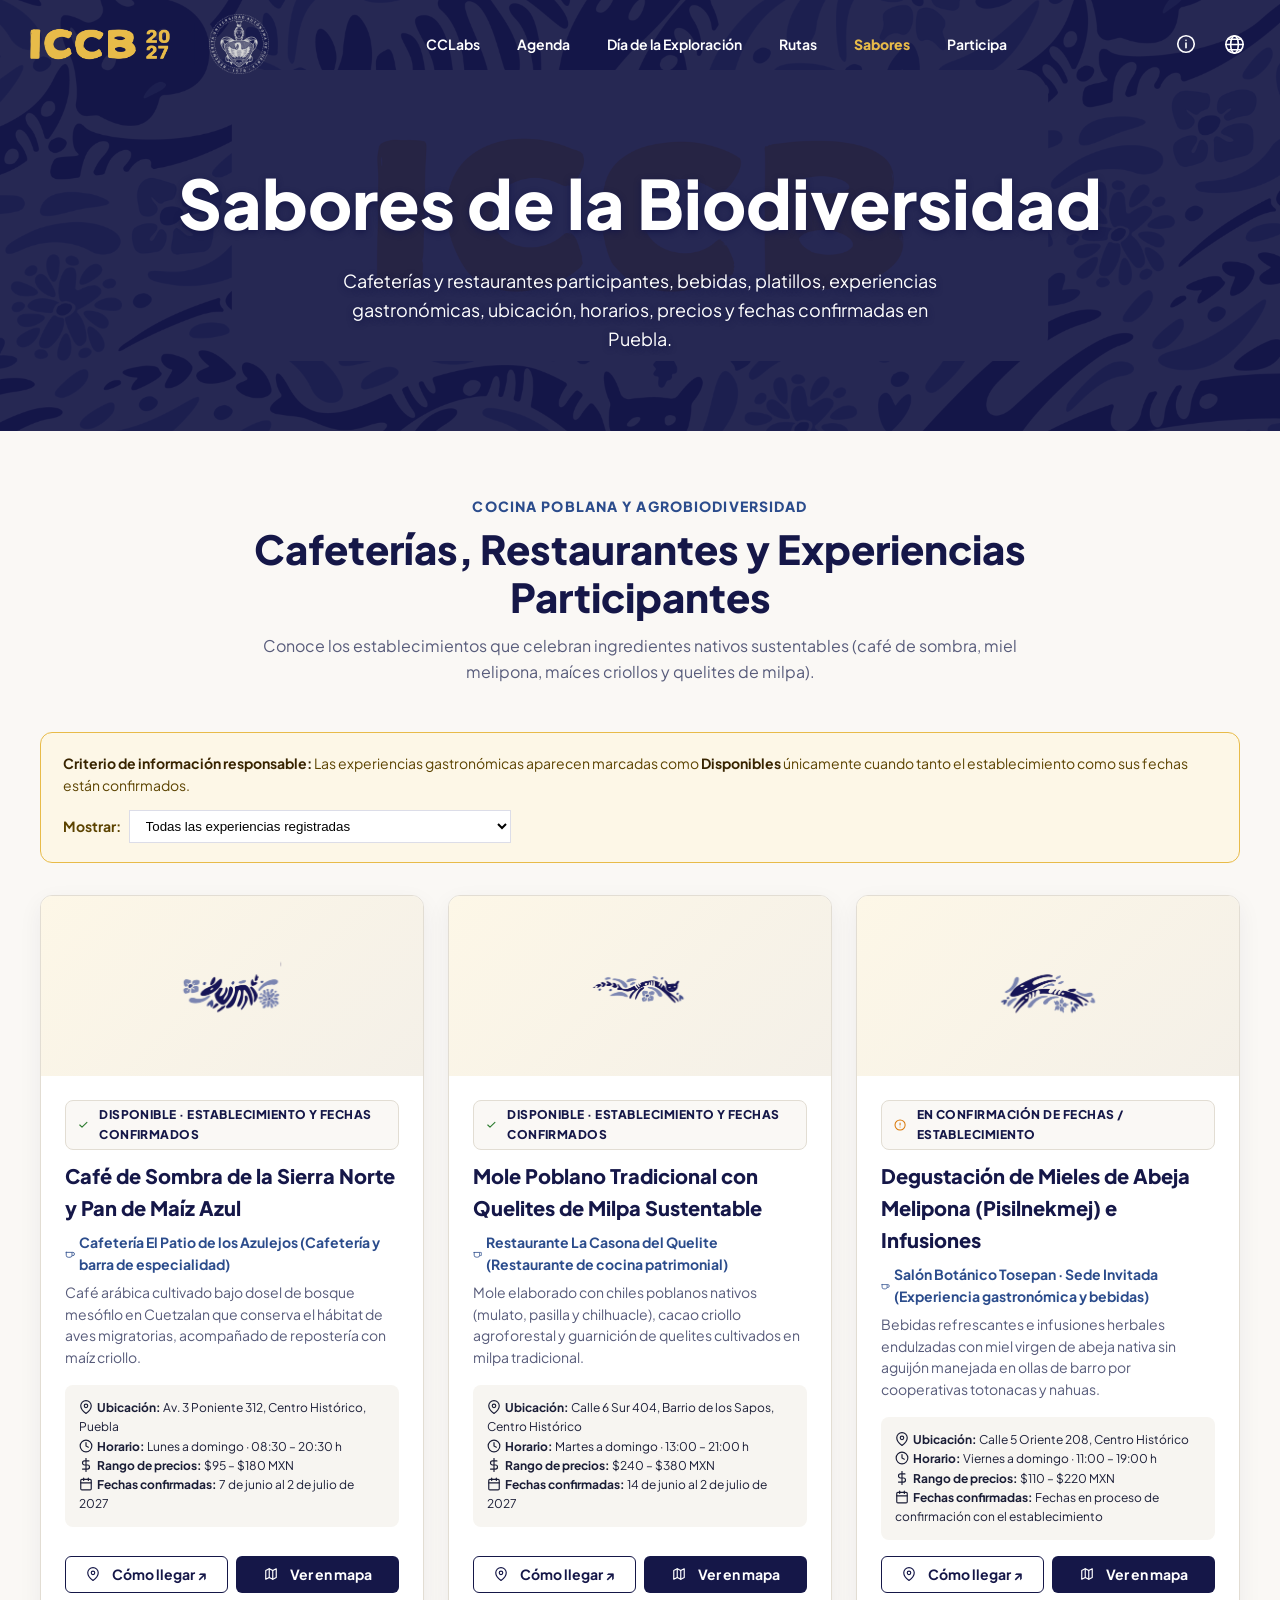
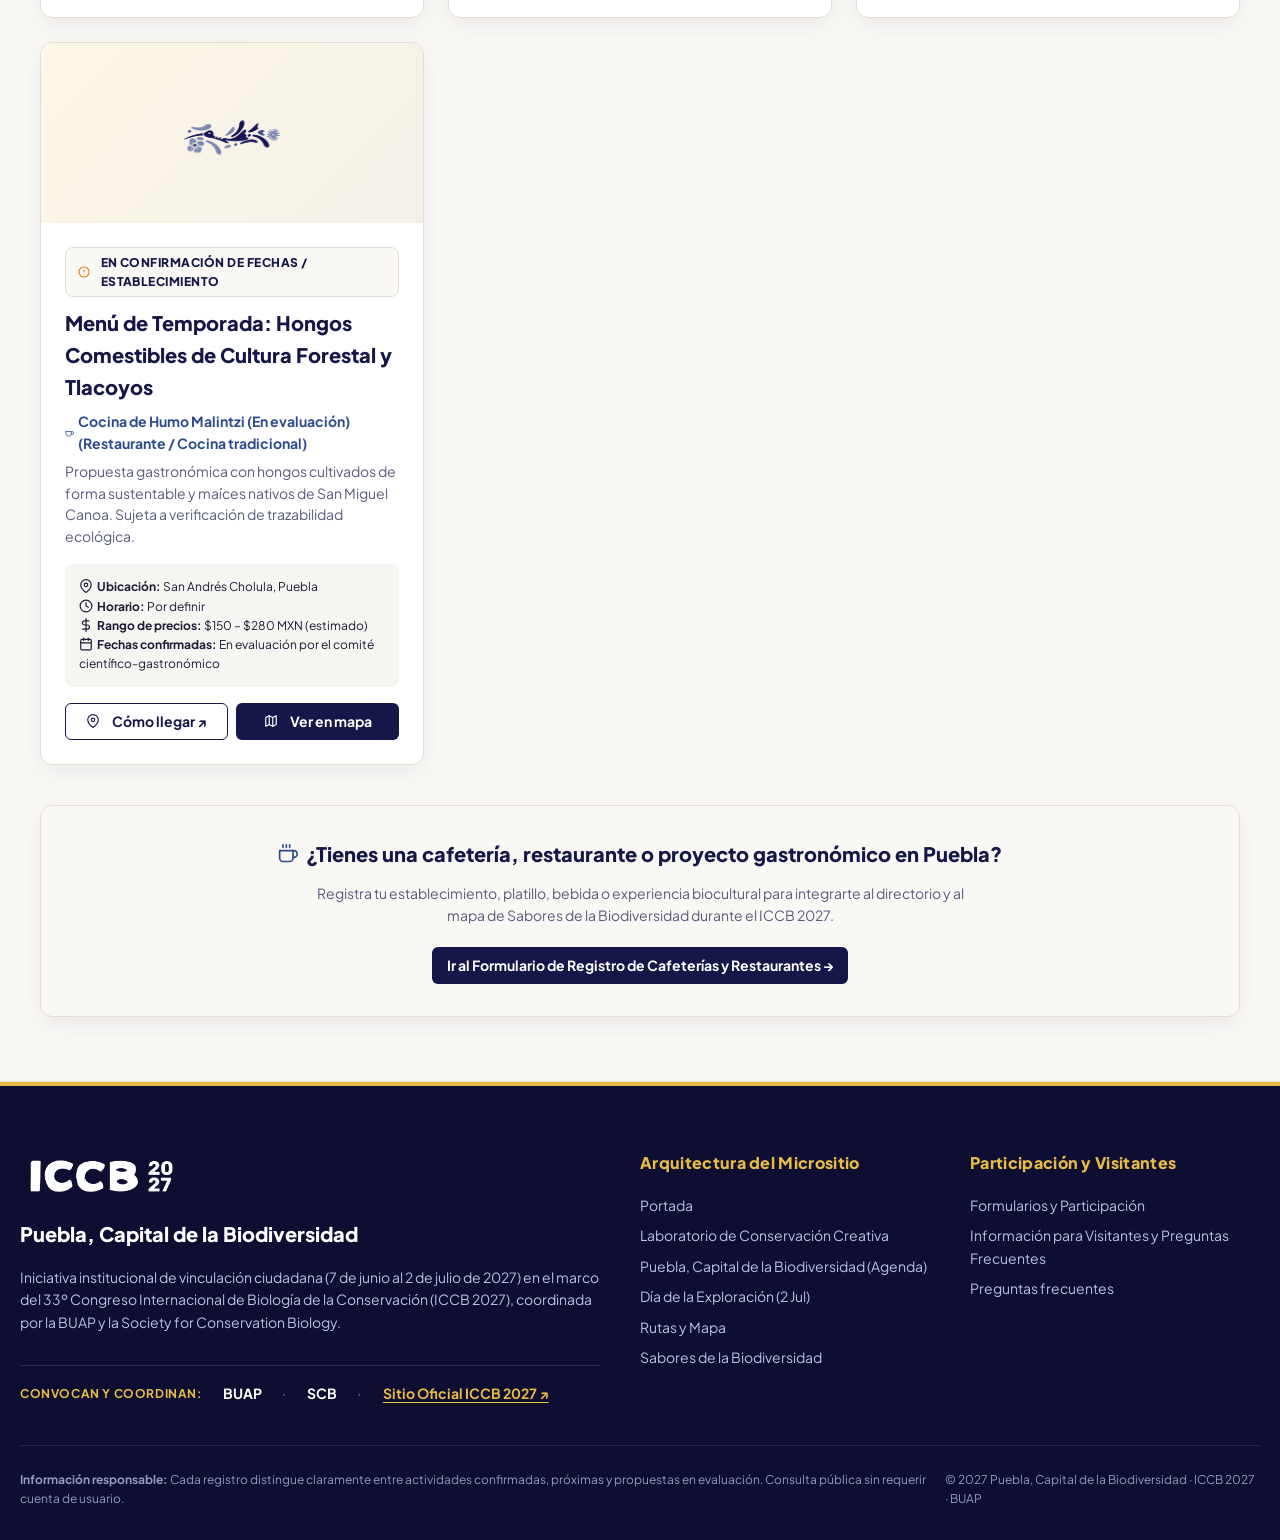
<file: menu.html>
<!DOCTYPE html>

<html lang="es">

<head>
    <meta charset="UTF-8">
    <meta name="viewport" content="width=device-width, initial-scale=1.0">
    <title>Sabores de la Biodiversidad | Puebla · ICCB 2027</title>
    <meta name="description"
        content="Cafeterías y restaurantes participantes, bebidas, platillos y experiencias gastronómicas de Puebla, Capital de la Biodiversidad.">

    <link rel="preconnect" href="https://fonts.googleapis.com">
    <link rel="preconnect" href="https://fonts.gstatic.com" crossorigin>
    <link href="https://fonts.googleapis.com/css2?family=Plus+Jakarta+Sans:wght@400;500;600;700;800&display=swap"
        rel="stylesheet">
    <link rel="icon" type="image/png" href="assets/img/Logo_CompleteD.png">
    <link rel="stylesheet" href="assets/css/styles.css">
</head>

<body class="section-themed">
    <a href="#main-content" class="skip-link">Saltar al contenido principal</a>

    <!-- ==========================================================================
         SECCIÓN 1: ENCABEZADO SUPERIOR (<header>)
         ========================================================================== -->
    <header class="site-header">
        <div class="header-container">
            <a href="index.html" class="brand-wrapper" aria-label="ICCB 2027 Puebla · BUAP">
                <img src="assets/img/Logo Yellow Talavera.png" alt="ICCB 2027" class="brand-logo-img brand-logo-iccb">
                <span class="brand-divider" aria-hidden="true"></span>
                <img src="assets/img/Logo_BUAP_Blanco.png" alt="BUAP" class="brand-logo-img brand-logo-buap">
            </a>

            <div class="header-mobile-right">

                <button type="button" class="nav-toggle-btn" id="nav-toggle-btn" aria-expanded="false"
                    aria-controls="main-nav" aria-label="Abrir menú">
                    <span></span><span></span><span></span>
                </button>
            </div>

            <nav class="main-nav" id="main-nav" aria-label="Navegación principal">
                <ul class="nav-list">
                    <li>
                        <a href="ccl.html" class="nav-link">
                            <span>CCLabs</span>
                        </a>
                    </li>
                    <li>
                        <a href="agenda.html" class="nav-link">
                            <span>Agenda</span>
                        </a>
                    </li>
                    <li>
                        <a href="exploracion.html" class="nav-link">
                            <span>Día de la Exploración</span>
                        </a>
                    </li>
                    <li>
                        <a href="rutas.html" class="nav-link">
                            <span>Rutas</span>
                        </a>
                    </li>
                    <li>
                        <a href="menu.html" class="nav-link active">
                            <span>Sabores</span>
                        </a>
                    </li>
                    <li>
                        <a href="participa.html" class="nav-link">
                            <span>Participa</span>
                        </a>
                    </li>

                </ul>


            </nav>
            <div class="header-tools">
                <a href="info.html" class="nav-link nav-info-link" aria-label="Información"
                            title="Información"><svg aria-hidden="true" focusable="false" width="22" height="22"
                                viewBox="0 0 24 24" fill="none" stroke="currentColor" stroke-width="1.8"
                                stroke-linecap="round">
                                <circle cx="12" cy="12" r="9" />
                                <path d="M12 11v5m0-8h.01" />
                            </svg>
                        </a>
                <div class="header-language">
                    <button type="button" class="language-toggle" aria-label="Selector de idioma"
                        aria-expanded="false" aria-controls="header-language-options">
                        <svg width="23" height="23" viewBox="0 0 24 24" fill="none" stroke="currentColor"
                            stroke-width="1.7" stroke-linecap="round" stroke-linejoin="round" aria-hidden="true">
                            <circle cx="12" cy="12" r="9"/>
                            <ellipse cx="12" cy="12" rx="4" ry="9"/>
                            <path d="M3 12h18M5 6.5h14M5 17.5h14"/>
                        </svg>
                    </button>
                    <div id="header-language-options" class="lang-switcher-vertical header-language-options" hidden>
                        <a href="#" class="lang-pill active" lang="es" title="Español">ES</a>
                        <a href="#" class="lang-pill" lang="en" title="English">EN</a>
                    </div>
                </div>
            </div>
        </div>
    </header>

    <!-- ==========================================================================
         SECCIÓN 2: CONTENIDO PRINCIPAL (<main>)
         ========================================================================== -->
    <main class="site-main" id="main-content">
        <section id="menu-page">

            <!-- ==================================================================
                 EL BANNER PRINCIPAL (Hero Banner)
                 ================================================================== -->
            <div class="page-hero-banner">
                <div class="hero-bg-texture"></div>
                <h2 data-en="Flavors of Biodiversity">Sabores de la Biodiversidad</h2>
                <p
                    data-en="Participating coffee shops, restaurants, traditional dishes, beverages, locations, hours, prices, and confirmed dates.">
                    Cafeterías y restaurantes participantes, bebidas, platillos, experiencias gastronómicas, ubicación,
                    horarios, precios y fechas confirmadas en Puebla.
                </p>
            </div>

            <!-- ==================================================================
                 DIRECTORIO DE EXPERIENCIAS GASTRONÓMICAS
                 ================================================================== -->
            <div class="page-section">
                <div class="container">

                    <div class="section-head-center">
                        <span class="section-eyebrow">Cocina Poblana y Agrobiodiversidad</span>
                        <h2 class="section-main-title">Cafeterías, Restaurantes y Experiencias Participantes</h2>
                        <p class="section-main-desc">
                            Conoce los establecimientos que celebran ingredientes nativos sustentables (café de sombra,
                            miel melipona, maíces criollos y quelites de milpa).
                        </p>
                    </div>

                    <!-- Aviso del criterio de aceptación y filtro de confirmación -->
                    <div class="disclaimer-banner"
                        style="align-items:center; justify-content:space-between; flex-wrap:wrap; margin-top:0;">
                        <div>
                            <strong>Criterio de información responsable:</strong> Las experiencias gastronómicas
                            aparecen marcadas como <strong>Disponibles</strong> únicamente cuando tanto el
                            establecimiento como sus fechas están confirmados.
                        </div>
                        <div style="display:flex; align-items:center; gap:0.5rem;">
                            <label for="filtro-sabores-estado" style="font-weight:700;">Mostrar:</label>
                            <select id="filtro-sabores-estado"
                                style="padding:0.45rem 0.75rem; border-radius:0; border:1px solid var(--color-border); background:#fff;">
                                <option value="todos">Todas las experiencias registradas</option>
                                <option value="confirmados">Solo Disponibles (Establecimiento y fechas confirmados)
                                </option>
                            </select>
                        </div>
                    </div>

                    <!-- Cuadrícula dinámica de tarjetas renderizada desde SABORES_DATA en data.js -->
                    <div class="pillar-cards-grid" id="sabores-lista-dinamica"
                        style="grid-template-columns:repeat(auto-fit,minmax(300px,1fr))">
                        <!-- Generado automáticamente por assets/js/main.js -->
                    </div>

                    <!-- Invitación para cafeterías y restaurantes -->
                    <div class="info-card"
                        style="margin-top:2.5rem; text-align:center; background:var(--color-cream-light);">
                        <h3
                            style="justify-content:center; display:inline-flex; align-items:center; gap:0.5rem; width:100%;">
                            <svg width="20" height="20" viewBox="0 0 24 24" fill="none"
                                stroke="var(--color-talavera-blue)" stroke-width="2" stroke-linecap="round"
                                stroke-linejoin="round">
                                <path d="M18 8h1a4 4 0 0 1 0 8h-1" />
                                <path d="M2 8h16v9a4 4 0 0 1-4 4H6a4 4 0 0 1-4-4V8z" />
                                <line x1="6" y1="1" x2="6" y2="4" />
                                <line x1="10" y1="1" x2="10" y2="4" />
                                <line x1="14" y1="1" x2="14" y2="4" />
                            </svg>
                            ¿Tienes una cafetería, restaurante o proyecto gastronómico en Puebla?
                        </h3>
                        <p style="max-width:680px; margin:0 auto 1.25rem;">
                            Registra tu establecimiento, platillo, bebida o experiencia biocultural para integrarte al
                            directorio y al mapa de Sabores de la Biodiversidad durante el ICCB 2027.
                        </p>
                        <a href="participa.html#seccion-formularios" class="btn btn-primary btn-sm">
                            Ir al Formulario de Registro de Cafeterías y Restaurantes →
                        </a>
                    </div>

                </div>
            </div>
        </section>
    </main>

    <!-- ==========================================================================
         SECCIÓN 3: PIE DE PÁGINA (<footer>)
         ========================================================================== -->
    <footer class="site-footer">
        <div class="footer-container">
            <div class="footer-brand">
                <img src="assets/img/Logo_White_Transparent.png" alt="ICCB 2027 Puebla" class="footer-logo">
                <h3 style="color:#fff;font-size:1.25rem;font-weight:800">Puebla, Capital de la Biodiversidad</h3>
                <p style="color:#BAC2E0;font-size:var(--font-sm)">Iniciativa institucional de vinculación ciudadana
                    (7 de junio al 2 de julio de 2027) en el marco del 33º Congreso Internacional de Biología de la
                    Conservación (ICCB 2027), coordinada por la BUAP y la Society for Conservation Biology.</p>
                <div class="footer-sponsors-strip">
                    <span>Convocan y Coordinan:</span>
                    <strong style="color:#fff">BUAP</strong><span style="opacity:0.5">·</span>
                    <strong style="color:#fff">SCB</strong><span style="opacity:0.5">·</span>
                    <a href="https://conbio.org/mini-sites/iccb-2027/" target="_blank" rel="noopener noreferrer"
                        style="color:var(--color-gold);font-weight:700;text-decoration:underline">Sitio Oficial ICCB
                        2027 ↗</a>
                </div>
            </div>

            <div class="footer-links-col">
                <h4>Arquitectura del Micrositio</h4>
                <ul class="footer-nav">
                    <li><a href="index.html">Portada</a></li>
                    <li><a href="ccl.html">Laboratorio de Conservación Creativa</a></li>
                    <li><a href="agenda.html">Puebla, Capital de la Biodiversidad (Agenda)</a></li>
                    <li><a href="exploracion.html">Día de la Exploración (2 Jul)</a></li>
                    <li><a href="rutas.html">Rutas y Mapa</a></li>
                    <li><a href="menu.html">Sabores de la Biodiversidad</a></li>
                </ul>
            </div>

            <div class="footer-links-col">
                <h4>Participación y Visitantes</h4>
                <ul class="footer-nav">
                    <li><a href="participa.html">Formularios y Participación</a></li>
                    <li><a href="info.html">Información para Visitantes y Preguntas Frecuentes</a></li>
                    <li><a href="info.html#preguntas-frecuentes">Preguntas frecuentes</a></li>
                </ul>
            </div>
        </div>

        <div class="footer-bottom">
            <div>
                <p><strong>Información responsable:</strong> Cada registro distingue claramente entre actividades
                    confirmadas, próximas y propuestas en evaluación. Consulta pública sin requerir cuenta de usuario.
                </p>
            </div>
            <div>
                <p>© 2027 Puebla, Capital de la Biodiversidad · ICCB 2027 · BUAP</p>
            </div>
        </div>
    </footer>

    <!-- Scripts: data.js y main.js -->
    <script src="assets/js/data.js"></script>
    <script src="assets/js/i18n-en.js"></script>
    <script src="assets/js/i18n.js"></script>

<script src="assets/js/main.js"></script>
</body>

</html>
</file>
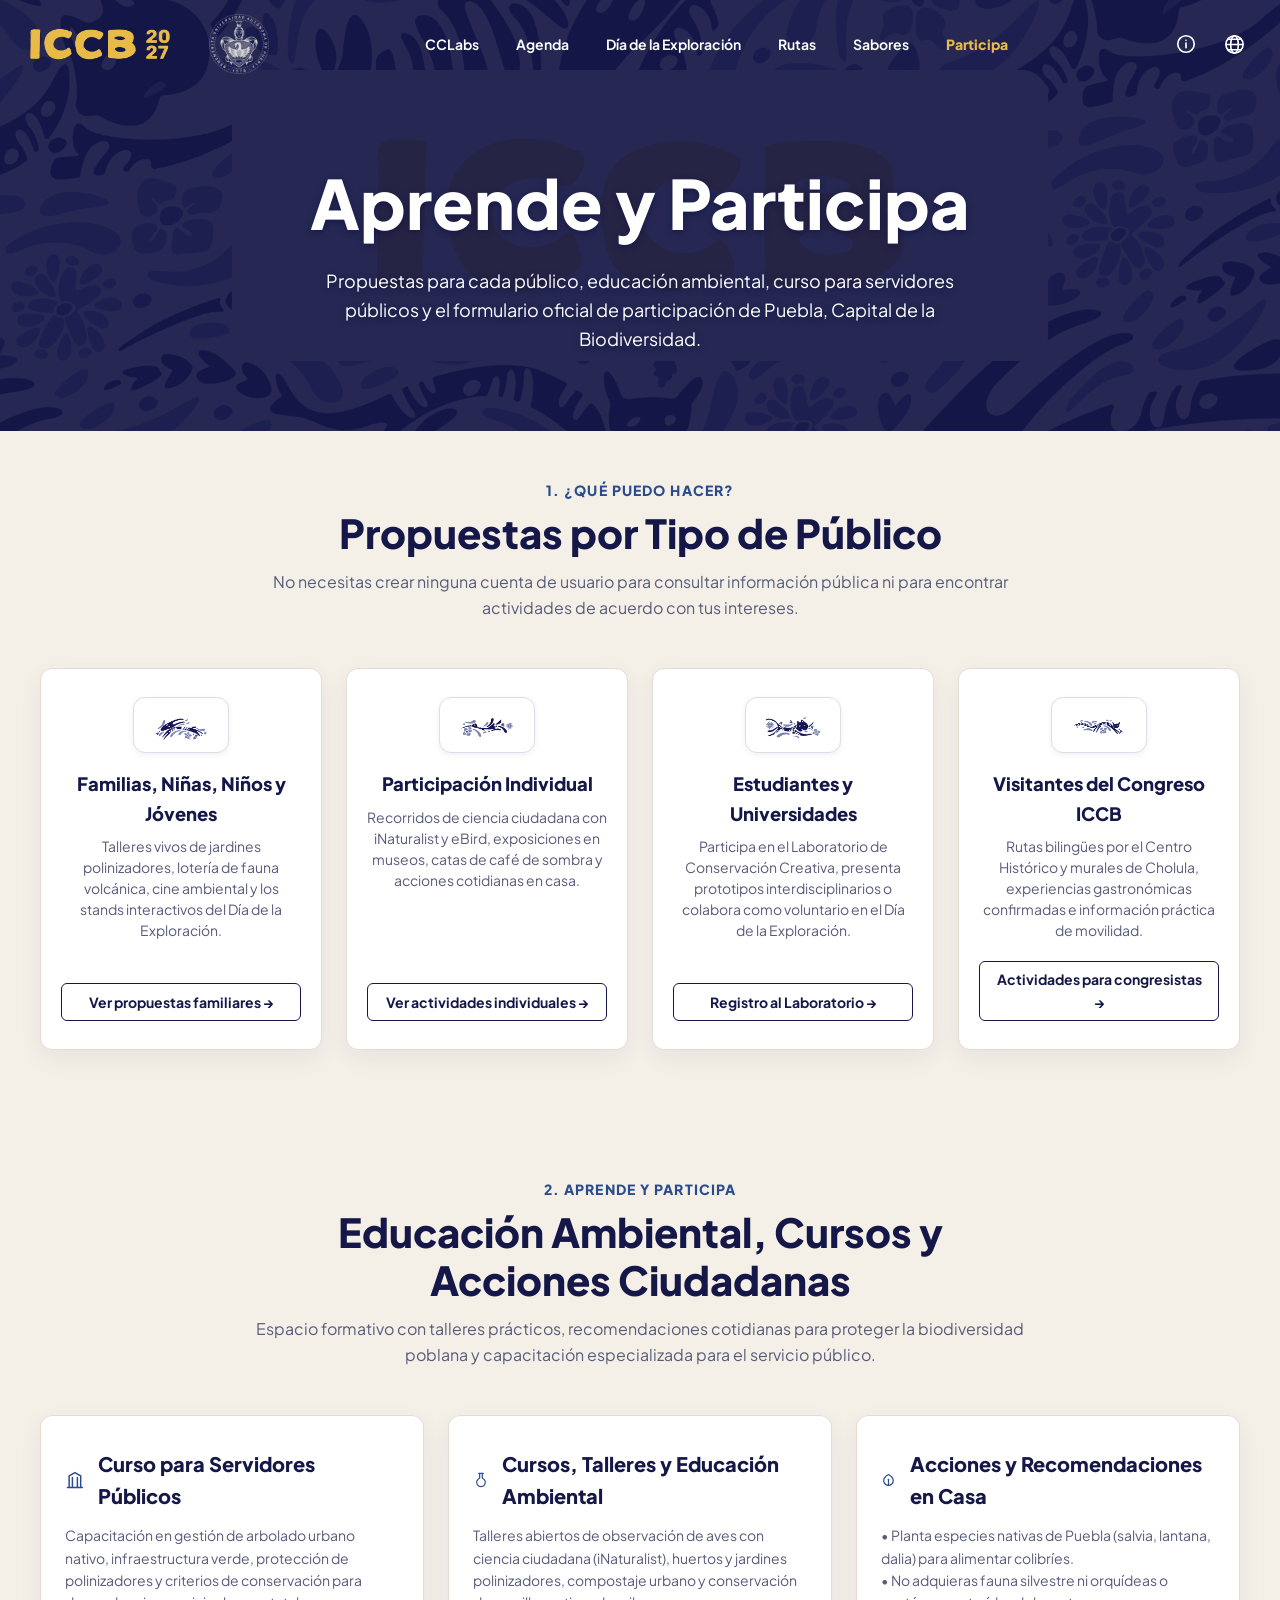
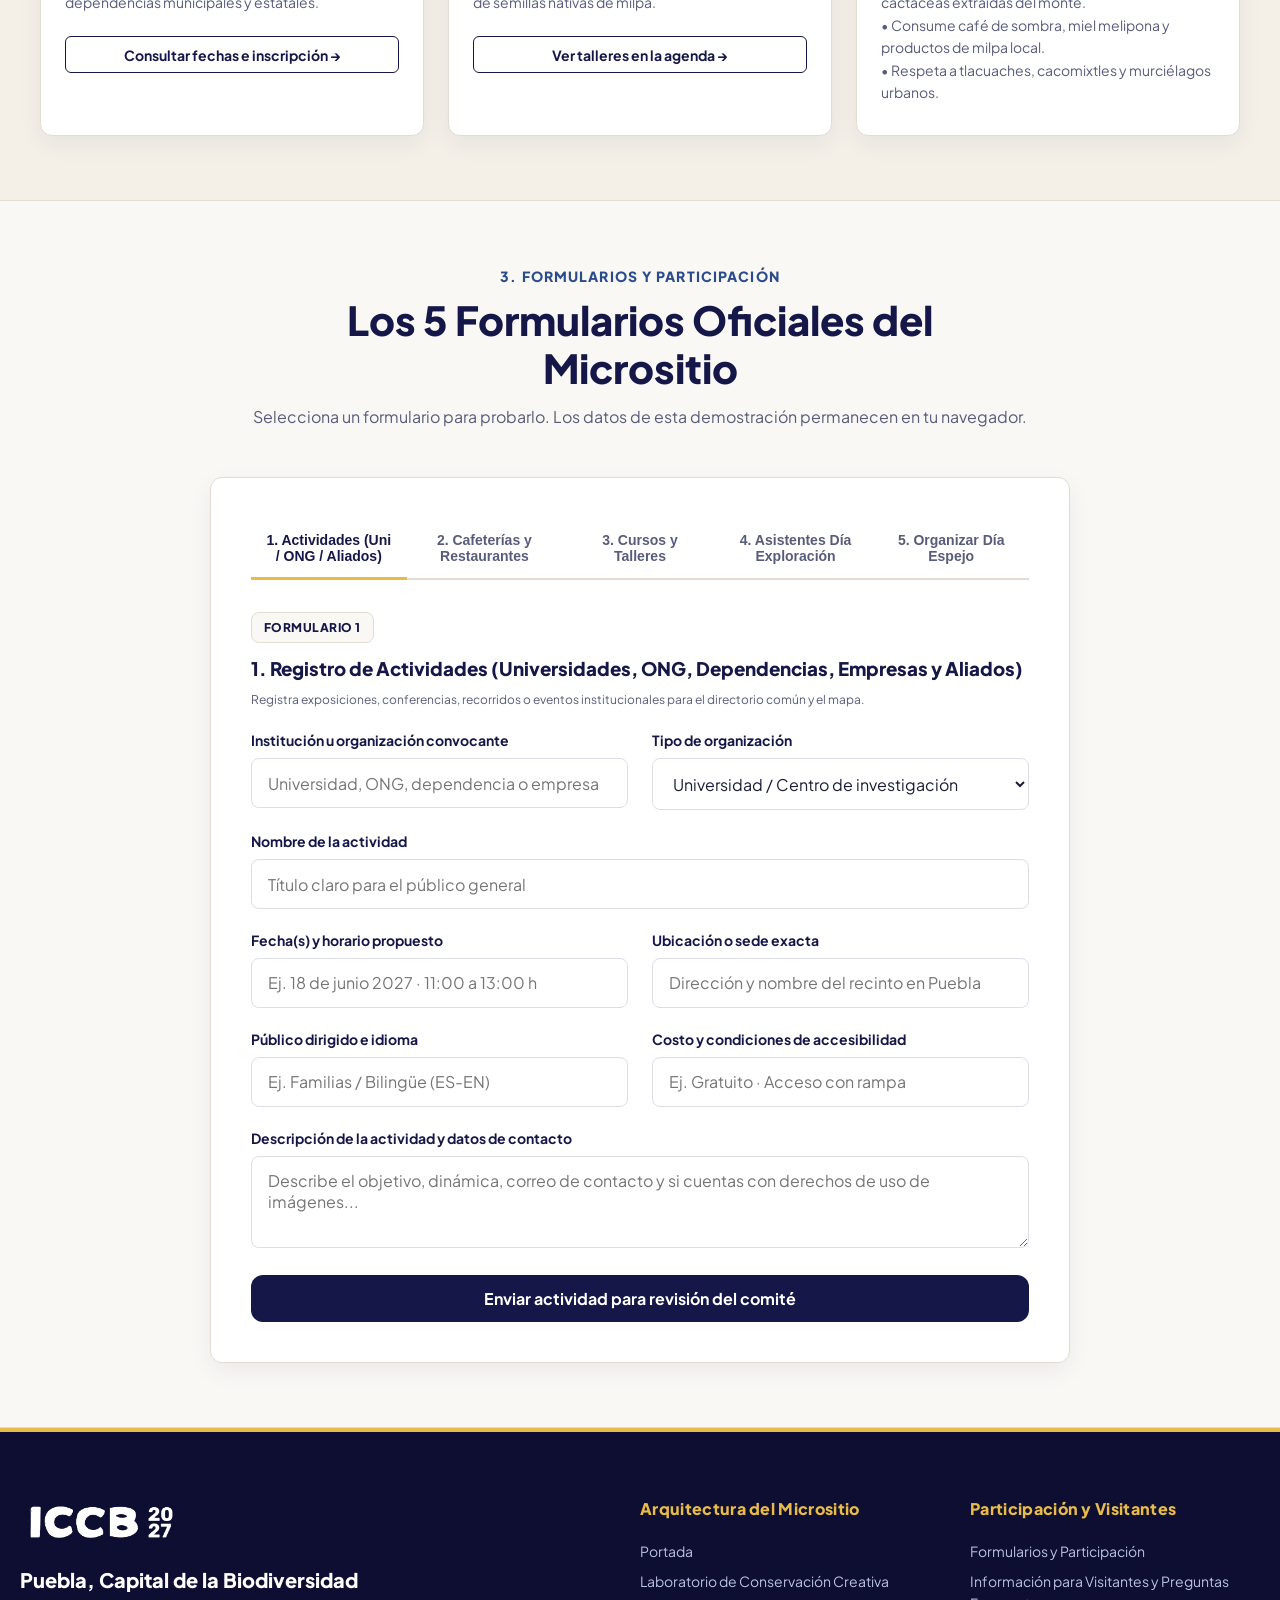
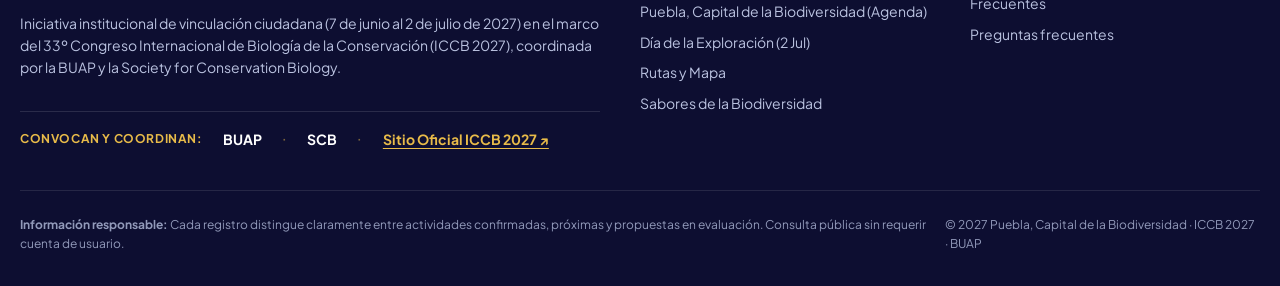
<file: participa.html>
<!DOCTYPE html>

<html lang="es">

<head>
    <meta charset="UTF-8">
    <meta name="viewport" content="width=device-width, initial-scale=1.0">
    <title>Participa y Formularios | Puebla, Capital de la Biodiversidad · ICCB 2027</title>
    <meta name="description"
        content="¿Qué puedo hacer?, Aprende y participa, curso para servidores públicos y los 5 formularios de registro de Puebla, Capital de la Biodiversidad.">

    <link rel="preconnect" href="https://fonts.googleapis.com">
    <link rel="preconnect" href="https://fonts.gstatic.com" crossorigin>
    <link href="https://fonts.googleapis.com/css2?family=Plus+Jakarta+Sans:wght@400;500;600;700;800&display=swap"
        rel="stylesheet">
    <link rel="icon" type="image/png" href="assets/img/Logo_CompleteD.png">
    <link rel="stylesheet" href="assets/css/styles.css">
</head>

<body class="section-themed">
    <a href="#main-content" class="skip-link">Saltar al contenido principal</a>

    <!-- ==========================================================================
         SECCIÓN 1: ENCABEZADO SUPERIOR (<header>)
         ========================================================================== -->
    <header class="site-header">
        <div class="header-container">
            <a href="index.html" class="brand-wrapper" aria-label="ICCB 2027 Puebla · BUAP">
                <img src="assets/img/Logo Yellow Talavera.png" alt="ICCB 2027" class="brand-logo-img brand-logo-iccb">
                <span class="brand-divider" aria-hidden="true"></span>
                <img src="assets/img/Logo_BUAP_Blanco.png" alt="BUAP" class="brand-logo-img brand-logo-buap">
            </a>

            <div class="header-mobile-right">

                <button type="button" class="nav-toggle-btn" id="nav-toggle-btn" aria-expanded="false"
                    aria-controls="main-nav" aria-label="Abrir menú">
                    <span></span><span></span><span></span>
                </button>
            </div>

            <nav class="main-nav" id="main-nav" aria-label="Navegación principal">
                <ul class="nav-list">
                    <li>
                        <a href="ccl.html" class="nav-link">
                            <span>CCLabs</span>
                        </a>
                    </li>
                    <li>
                        <a href="agenda.html" class="nav-link">
                            <span>Agenda</span>
                        </a>
                    </li>
                    <li>
                        <a href="exploracion.html" class="nav-link">
                            <span>Día de la Exploración</span>
                        </a>
                    </li>
                    <li>
                        <a href="rutas.html" class="nav-link">
                            <span>Rutas</span>
                        </a>
                    </li>
                    <li>
                        <a href="menu.html" class="nav-link">
                            <span>Sabores</span>
                        </a>
                    </li>
                    <li>
                        <a href="participa.html" class="nav-link active">
                            <span>Participa</span>
                        </a>
                    </li>

                </ul>


            </nav>
            <div class="header-tools">
                <a href="info.html" class="nav-link nav-info-link" aria-label="Información"
                            title="Información"><svg aria-hidden="true" focusable="false" width="22" height="22"
                                viewBox="0 0 24 24" fill="none" stroke="currentColor" stroke-width="1.8"
                                stroke-linecap="round">
                                <circle cx="12" cy="12" r="9" />
                                <path d="M12 11v5m0-8h.01" />
                            </svg>
                        </a>
                <div class="header-language">
                    <button type="button" class="language-toggle" aria-label="Selector de idioma"
                        aria-expanded="false" aria-controls="header-language-options">
                        <svg width="23" height="23" viewBox="0 0 24 24" fill="none" stroke="currentColor"
                            stroke-width="1.7" stroke-linecap="round" stroke-linejoin="round" aria-hidden="true">
                            <circle cx="12" cy="12" r="9"/>
                            <ellipse cx="12" cy="12" rx="4" ry="9"/>
                            <path d="M3 12h18M5 6.5h14M5 17.5h14"/>
                        </svg>
                    </button>
                    <div id="header-language-options" class="lang-switcher-vertical header-language-options" hidden>
                        <a href="#" class="lang-pill active" lang="es" title="Español">ES</a>
                        <a href="#" class="lang-pill" lang="en" title="English">EN</a>
                    </div>
                </div>
            </div>
        </div>
    </header>

    <!-- ==========================================================================
         SECCIÓN 2: CONTENIDO PRINCIPAL (<main>)
         ========================================================================== -->
    <main class="site-main" id="main-content">
        <section id="participa-page">

            <!-- ==================================================================
                 EL HERO BANNER
                 ================================================================== -->
            <div class="page-hero-banner">
                <div class="hero-bg-texture"></div>
                <h2 data-en="Learn & Participate">Aprende y Participa</h2>
                <p
                    data-en="Proposals by audience, environmental education, courses for public servants, and the official registration forms.">
                    Propuestas para cada público, educación ambiental, curso para servidores públicos y el formulario
                    oficial de participación de Puebla, Capital de la Biodiversidad.
                </p>
            </div>

            <!-- ==================================================================
                 SECCIÓN "¿QUÉ PUEDO HACER?"
                 ================================================================== -->
            <div class="participate-section" id="que-puedo-hacer">
                <div class="container">
                    <div class="section-head-center">
                        <span class="section-eyebrow">1. ¿Qué Puedo Hacer?</span>
                        <h2 class="section-main-title">Propuestas por Tipo de Público</h2>
                        <p class="section-main-desc">
                            No necesitas crear ninguna cuenta de usuario para consultar información pública ni para
                            encontrar actividades de acuerdo con tus intereses.
                        </p>
                    </div>

                    <div class="audience-grid">
                        <!-- 1. Familias, niñas, niños y jóvenes -->
                        <div class="audience-card">
                            <div class="audience-avatar">
                                <img src="assets/img/Figuras/Teporingo.png" alt="Familias y niñez">
                            </div>
                            <h3>Familias, Niñas, Niños y Jóvenes</h3>
                            <p>Talleres vivos de jardines polinizadores, lotería de fauna volcánica, cine ambiental y
                                los stands interactivos del Día de la Exploración.</p>
                            <a href="agenda.html?publico=familias#directorio-comun" class="btn btn-outline btn-sm"
                                style="margin-top:auto;width:100%">
                                Ver propuestas familiares →
                            </a>
                        </div>

                        <!-- 2. Participación individual -->
                        <div class="audience-card">
                            <div class="audience-avatar">
                                <img src="assets/img/Figuras/Colibri.png" alt="Participación individual">
                            </div>
                            <h3>Participación Individual</h3>
                            <p>Recorridos de ciencia ciudadana con iNaturalist y eBird, exposiciones en museos, catas de
                                café de sombra y acciones cotidianas en casa.</p>
                            <a href="agenda.html?publico=individual#directorio-comun" class="btn btn-outline btn-sm"
                                style="margin-top:auto;width:100%">
                                Ver actividades individuales →
                            </a>
                        </div>

                        <!-- 3. Estudiantes -->
                        <div class="audience-card">
                            <div class="audience-avatar">
                                <img src="assets/img/Figuras/Jaguar.png" alt="Estudiantes">
                            </div>
                            <h3>Estudiantes y Universidades</h3>
                            <p>Participa en el Laboratorio de Conservación Creativa, presenta prototipos
                                interdisciplinarios o colabora como voluntario en el Día de la Exploración.</p>
                            <a href="ccl.html#registro-laboratorio" class="btn btn-outline btn-sm"
                                style="margin-top:auto;width:100%">
                                Registro al Laboratorio →
                            </a>
                        </div>

                        <!-- 4. Visitantes del congreso -->
                        <div class="audience-card">
                            <div class="audience-avatar">
                                <img src="assets/img/Figuras/cacomixtle.png" alt="Visitantes del congreso">
                            </div>
                            <h3>Visitantes del Congreso ICCB</h3>
                            <p>Rutas bilingües por el Centro Histórico y murales de Cholula, experiencias gastronómicas
                                confirmadas e información práctica de movilidad.</p>
                            <a href="agenda.html?publico=visitantes_congreso#directorio-comun"
                                class="btn btn-outline btn-sm" style="margin-top:auto;width:100%">
                                Actividades para congresistas →
                            </a>
                        </div>
                    </div>
                </div>
            </div>

            <!-- ==================================================================
                 SECCIÓN "APRENDE Y PARTICIPA"
                 ================================================================== -->
            <div class="page-section" id="aprende-participa">
                <div class="container">
                    <div class="section-head-center">
                        <span class="section-eyebrow">2. Aprende y Participa</span>
                        <h2 class="section-main-title">Educación Ambiental, Cursos y Acciones Ciudadanas</h2>
                        <p class="section-main-desc">
                            Espacio formativo con talleres prácticos, recomendaciones cotidianas para proteger la
                            biodiversidad poblana y capacitación especializada para el servicio público.
                        </p>
                    </div>

                    <div class="info-grid">
                        <div class="info-card">
                            <h3>
                                <svg width="20" height="20" viewBox="0 0 24 24" fill="none"
                                    stroke="var(--color-talavera-blue)" stroke-width="1.8" stroke-linecap="round"
                                    stroke-linejoin="round" style="vertical-align:-3px; margin-right:5px;">
                                    <path d="M3 21h18M5 21V7l7-4 7 4v14M9 9v12M15 9v12" />
                                </svg>
                                Curso para Servidores Públicos
                            </h3>
                            <p>
                                Capacitación en gestión de arbolado urbano nativo, infraestructura verde, protección de
                                polinizadores y criterios de conservación para dependencias municipales y estatales.
                                <br><br>
                                <a href="agenda.html?tipo=gubernamental#directorio-comun" class="btn btn-outline btn-sm"
                                    style="width:100%;">
                                    Consultar fechas e inscripción →
                                </a>
                            </p>
                        </div>

                        <div class="info-card">
                            <h3>
                                <svg width="20" height="20" viewBox="0 0 24 24" fill="none"
                                    stroke="var(--color-talavera-blue)" stroke-width="1.8" stroke-linecap="round"
                                    stroke-linejoin="round" style="vertical-align:-3px; margin-right:5px;">
                                    <path d="M10 2v7.31M14 9.3V2M8.5 2h7M14 9.3a6.5 6.5 0 1 1-4 0" />
                                </svg>
                                Cursos, Talleres y Educación Ambiental
                            </h3>
                            <p>
                                Talleres abiertos de observación de aves con ciencia ciudadana (iNaturalist), huertos y
                                jardines polinizadores, compostaje urbano y conservación de semillas nativas de milpa.
                                <br><br>
                                <a href="agenda.html?tipo=cursos_talleres#directorio-comun"
                                    class="btn btn-outline btn-sm" style="width:100%;">
                                    Ver talleres en la agenda →
                                </a>
                            </p>
                        </div>

                        <div class="info-card">
                            <h3>
                                <svg width="20" height="20" viewBox="0 0 24 24" fill="none"
                                    stroke="var(--color-talavera-blue)" stroke-width="1.8" stroke-linecap="round"
                                    stroke-linejoin="round" style="vertical-align:-3px; margin-right:5px;">
                                    <path d="M11 20A7 7 0 0 1 4 13c0-4 3.5-7 7-9 3.5 2 7 5 7 9a7 7 0 0 1-7 7Z" />
                                    <path d="M11 20v-9" />
                                </svg>
                                Acciones y Recomendaciones en Casa
                            </h3>
                            <p>
                                • Planta especies nativas de Puebla (salvia, lantana, dalia) para alimentar
                                colibríes.<br>
                                • No adquieras fauna silvestre ni orquídeas o cactáceas extraídas del monte.<br>
                                • Consume café de sombra, miel melipona y productos de milpa local.<br>
                                • Respeta a tlacuaches, cacomixtles y murciélagos urbanos.
                            </p>
                        </div>
                    </div>
                </div>
            </div>

            <!-- ==================================================================
                 El FORMULARIO OFICIAL DE PARTICIPACIÓN:
                 1. Registro de actividades para universidades, ONG, dependencias, empresas y otros aliados.
                 2. Registro de cafeterías y restaurantes: establecimiento, experiencia, menú, fechas y contacto.
                 3. Registro de cursos y talleres.
                 4. Preregistro de asistentes al Día de la Exploración.
                 5. Solicitud de información o preregistro para organizar un Día de la Exploración espejo.
                 ================================================================== -->
            <div class="page-section" id="seccion-formularios" style="background:var(--color-cream-light)">
                <div class="container">
                    <div class="section-head-center">
                        <span class="section-eyebrow">3. Formularios y Participación</span>
                        <h2 class="section-main-title">Los 5 Formularios Oficiales del Micrositio</h2>
                        <p class="section-main-desc">
                            Selecciona un formulario para probarlo. Los datos de esta demostración permanecen en tu
                            navegador.
                        </p>
                    </div>

                    <!-- Tarjeta con las 5 pestañas de formularios (.tabs-wrapper) -->
                    <div class="form-card tabs-wrapper" style="max-width:860px;">

                        <div class="form-tabs" style="flex-wrap:wrap;">
                            <button type="button" class="form-tab active" onclick="switchTab('form-aliados', this)">
                                1. Actividades (Uni / ONG / Aliados)
                            </button>
                            <button type="button" class="form-tab" onclick="switchTab('form-sabores', this)">
                                2. Cafeterías y Restaurantes
                            </button>
                            <button type="button" class="form-tab" onclick="switchTab('form-cursos', this)">
                                3. Cursos y Talleres
                            </button>
                            <button type="button" class="form-tab" onclick="switchTab('form-asistentes', this)">
                                4. Asistentes Día Exploración
                            </button>
                            <button type="button" class="form-tab" onclick="switchTab('form-espejo', this)">
                                5. Organizar Día Espejo
                            </button>
                        </div>

                        <!-- FORMULARIO 1: REGISTRO DE ACTIVIDADES PARA UNIVERSIDADES, ONG, DEPENDENCIAS, EMPRESAS Y ALIADOS -->
                        <div class="tab-content active" id="tab-form-aliados">
                            <span class="badge-status propuesta" style="margin-bottom:0.65rem;">Formulario 1 </span>
                            <h3 style="color:var(--color-navy); font-weight:800; margin-bottom:0.4rem;">
                                1. Registro de Actividades (Universidades, ONG, Dependencias, Empresas y Aliados)
                            </h3>
                            <p style="font-size:var(--font-xs); color:var(--color-text-muted); margin-bottom:1.25rem;">
                                Registra exposiciones, conferencias, recorridos o eventos institucionales para el
                                directorio común y el mapa.
                            </p>
                            <form data-demo-form>
                                <div class="form-grid-2">
                                    <div class="form-group">
                                        <label for="campo-institucion-u-organizacion-convocante">Institución u
                                            organización convocante</label>
                                        <input id="campo-institucion-u-organizacion-convocante" type="text" required
                                            placeholder="Universidad, ONG, dependencia o empresa">
                                    </div>
                                    <div class="form-group">
                                        <label for="campo-tipo-de-organizacion">Tipo de organización</label>
                                        <select id="campo-tipo-de-organizacion">
                                            <option>Universidad / Centro de investigación</option>
                                            <option>Organización de la sociedad civil (ONG)</option>
                                            <option>Dependencia gubernamental</option>
                                            <option>Museo o espacio cultural</option>
                                            <option>Empresa u otro aliado</option>
                                        </select>
                                    </div>
                                </div>
                                <div class="form-group">
                                    <label for="campo-nombre-de-la-actividad">Nombre de la actividad</label>
                                    <input id="campo-nombre-de-la-actividad" type="text" required
                                        placeholder="Título claro para el público general">
                                </div>
                                <div class="form-grid-2">
                                    <div class="form-group">
                                        <label for="campo-fecha-s-y-horario-propuesto">Fecha(s) y horario
                                            propuesto</label>
                                        <input id="campo-fecha-s-y-horario-propuesto" type="text" required
                                            placeholder="Ej. 18 de junio 2027 · 11:00 a 13:00 h">
                                    </div>
                                    <div class="form-group">
                                        <label for="campo-ubicacion-o-sede-exacta">Ubicación o sede exacta</label>
                                        <input id="campo-ubicacion-o-sede-exacta" type="text" required
                                            placeholder="Dirección y nombre del recinto en Puebla">
                                    </div>
                                </div>
                                <div class="form-grid-2">
                                    <div class="form-group">
                                        <label for="campo-publico-dirigido-e-idioma">Público dirigido e idioma</label>
                                        <input id="campo-publico-dirigido-e-idioma" type="text" required
                                            placeholder="Ej. Familias / Bilingüe (ES-EN)">
                                    </div>
                                    <div class="form-group">
                                        <label for="campo-costo-y-condiciones-de-accesibilidad">Costo y condiciones de
                                            accesibilidad</label>
                                        <input id="campo-costo-y-condiciones-de-accesibilidad" type="text" required
                                            placeholder="Ej. Gratuito · Acceso con rampa">
                                    </div>
                                </div>
                                <div class="form-group">
                                    <label for="campo-descripcion-de-la-actividad-y-datos-de-contacto">Descripción de la
                                        actividad y datos de contacto</label>
                                    <textarea id="campo-descripcion-de-la-actividad-y-datos-de-contacto" rows="3"
                                        required
                                        placeholder="Describe el objetivo, dinámica, correo de contacto y si cuentas con derechos de uso de imágenes..."></textarea>
                                </div>
                                <button type="submit" class="btn btn-primary" style="width:100%;">Enviar actividad para
                                    revisión del comité</button>
                            </form>
                        </div>

                        <!-- FORMULARIO 2: REGISTRO DE CAFETERÍAS Y RESTAURANTES -->
                        <div class="tab-content" id="tab-form-sabores">
                            <span class="badge-status propuesta" style="margin-bottom:0.65rem;">Formulario 2 · Sabores
                                de la Biodiversidad</span>
                            <h3 style="color:var(--color-navy); font-weight:800; margin-bottom:0.4rem;">
                                2. Registro de Cafeterías y Restaurantes Participantes
                            </h3>
                            <p style="font-size:var(--font-xs); color:var(--color-text-muted); margin-bottom:1.25rem;">
                                Registra tu establecimiento, experiencia gastronómica, platillo o bebida con
                                ingredientes nativos, fechas y contacto.
                            </p>
                            <form data-demo-form>
                                <div class="form-grid-2">
                                    <div class="form-group">
                                        <label for="campo-nombre-del-establecimiento-cafeteria-o-restaurante">Nombre del
                                            establecimiento (Cafetería o Restaurante)</label>
                                        <input id="campo-nombre-del-establecimiento-cafeteria-o-restaurante" type="text"
                                            required placeholder="Ej. Cafetería El Patio">
                                    </div>
                                    <div class="form-group">
                                        <label for="campo-nombre-del-platillo-bebida-o-experiencia">Nombre del platillo,
                                            bebida o experiencia</label>
                                        <input id="campo-nombre-del-platillo-bebida-o-experiencia" type="text" required
                                            placeholder="Ej. Café de sombra / Mole con quelites">
                                    </div>
                                </div>
                                <div class="form-grid-2">
                                    <div class="form-group">
                                        <label for="campo-ubicacion-horarios-y-rango-de-precios">Ubicación, horarios y
                                            rango de precios</label>
                                        <input id="campo-ubicacion-horarios-y-rango-de-precios" type="text" required
                                            placeholder="Dirección, horario de atención y precio en MXN">
                                    </div>
                                    <div class="form-group">
                                        <label for="campo-fechas-confirmadas-de-disponibilidad">Fechas confirmadas de
                                            disponibilidad</label>
                                        <input id="campo-fechas-confirmadas-de-disponibilidad" type="text" required
                                            placeholder="Ej. Del 7 de junio al 2 de julio de 2027">
                                    </div>
                                </div>
                                <div class="form-group">
                                    <label
                                        for="campo-descripcion-del-menu-e-ingredientes-de-la-biodiversidad-local">Descripción
                                        del menú e ingredientes de la biodiversidad local</label>
                                    <textarea id="campo-descripcion-del-menu-e-ingredientes-de-la-biodiversidad-local"
                                        rows="3" required
                                        placeholder="Explica el origen sustentable de los ingredientes (sin extracción de especies silvestres protegidas)..."></textarea>
                                </div>
                                <div class="form-group">
                                    <label for="campo-nombre-de-contacto-telefono-y-correo-electronico">Nombre de
                                        contacto, teléfono y correo electrónico</label>
                                    <input id="campo-nombre-de-contacto-telefono-y-correo-electronico" type="text"
                                        required placeholder="Responsable, teléfono y correo">
                                </div>
                                <button type="submit" class="btn btn-primary" style="width:100%;">Registrar
                                    establecimiento en Sabores de la Biodiversidad</button>
                            </form>
                        </div>

                        <!-- FORMULARIO 3: REGISTRO DE CURSOS Y TALLERES -->
                        <div class="tab-content" id="tab-form-cursos">
                            <span class="badge-status propuesta" style="margin-bottom:0.65rem;">Formulario 3 · Aprende y
                                Participa</span>
                            <h3 style="color:var(--color-navy); font-weight:800; margin-bottom:0.4rem;">
                                3. Registro de Cursos y Talleres
                            </h3>
                            <p style="font-size:var(--font-xs); color:var(--color-text-muted); margin-bottom:1.25rem;">
                                Para instructores, académicos, colectivos o instituciones que ofrecen talleres o cursos
                                de educación ambiental.
                            </p>
                            <form data-demo-form>
                                <div class="form-grid-2">
                                    <div class="form-group">
                                        <label for="campo-titulo-del-curso-o-taller">Título del curso o taller</label>
                                        <input id="campo-titulo-del-curso-o-taller" type="text" required
                                            placeholder="Ej. Taller de Huertos y Polinizadores">
                                    </div>
                                    <div class="form-group">
                                        <label for="campo-persona-o-institucion-que-lo-imparte">Persona o institución
                                            que lo imparte</label>
                                        <input id="campo-persona-o-institucion-que-lo-imparte" type="text" required
                                            placeholder="Nombre del tallerista e institución">
                                    </div>
                                </div>
                                <div class="form-grid-2">
                                    <div class="form-group">
                                        <label for="campo-publico-cupo-maximo-e-idioma">Público, cupo máximo e
                                            idioma</label>
                                        <input id="campo-publico-cupo-maximo-e-idioma" type="text" required
                                            placeholder="Ej. Familias / 30 personas / Español">
                                    </div>
                                    <div class="form-group">
                                        <label for="campo-sede-fecha-horario-y-costo">Sede, fecha, horario y
                                            costo</label>
                                        <input id="campo-sede-fecha-horario-y-costo" type="text" required
                                            placeholder="Lugar, fecha, duración y si es gratuito">
                                    </div>
                                </div>
                                <div class="form-group">
                                    <label for="campo-objetivos-de-aprendizaje-materiales-y-contacto">Objetivos de
                                        aprendizaje, materiales y contacto</label>
                                    <textarea id="campo-objetivos-de-aprendizaje-materiales-y-contacto" rows="3"
                                        required
                                        placeholder="Qué aprenderán los asistentes, materiales incluidos y correo de contacto..."></textarea>
                                </div>
                                <button type="submit" class="btn btn-primary" style="width:100%;">Registrar curso o
                                    taller</button>
                            </form>
                        </div>

                        <!-- FORMULARIO 4: PREREGISTRO DE ASISTENTES AL DÍA DE LA EXPLORACIÓN -->
                        <div class="tab-content" id="tab-form-asistentes">
                            <span class="badge-status confirmada" style="margin-bottom:0.65rem;">Formulario 4 · Día de
                                la Exploración (2 Jul 2027)</span>
                            <h3 style="color:var(--color-navy); font-weight:800; margin-bottom:0.4rem;">
                                4. Preregistro de Asistentes al Día de la Exploración
                            </h3>
                            <p style="font-size:var(--font-xs); color:var(--color-text-muted); margin-bottom:1.25rem;">
                                Formulario independiente para familias, escuelas, estudiantes y visitantes que asistirán
                                el 2 de julio de 2027.
                            </p>
                            <form data-demo-form>
                                <div class="form-grid-2">
                                    <div class="form-group">
                                        <label for="campo-nombre-completo">Nombre completo</label>
                                        <input id="campo-nombre-completo" type="text" required
                                            placeholder="Tu nombre o responsable de grupo">
                                    </div>
                                    <div class="form-group">
                                        <label for="campo-correo-electronico">Correo electrónico</label>
                                        <input id="campo-correo-electronico" type="email" required
                                            placeholder="tu@correo.com">
                                    </div>
                                </div>
                                <div class="form-grid-2">
                                    <div class="form-group">
                                        <label for="campo-perfil-de-asistente">Perfil de asistente</label>
                                        <select id="campo-perfil-de-asistente">
                                            <option>Familia con niñas, niños o jóvenes</option>
                                            <option>Asistente individual</option>
                                            <option>Grupo escolar / docente</option>
                                            <option>Estudiante universitario</option>
                                            <option>Visitante del congreso ICCB 2027</option>
                                        </select>
                                    </div>
                                    <div class="form-group">
                                        <label for="campo-numero-de-personas">Número de personas</label>
                                        <input id="campo-numero-de-personas" type="number" min="1" max="100" value="1">
                                    </div>
                                </div>
                                <button type="submit" class="btn btn-primary" style="width:100%;">Confirmar preregistro
                                    de asistente</button>
                            </form>
                        </div>

                        <!-- FORMULARIO 5: SOLICITUD O PREREGISTRO PARA ORGANIZAR UN DÍA DE LA EXPLORACIÓN ESPEJO -->
                        <div class="tab-content" id="tab-form-espejo">
                            <span class="badge-status proximamente" style="margin-bottom:0.65rem;">Formulario 5 · Sedes
                                Espejo Independiente</span>
                            <h3 style="color:var(--color-navy); font-weight:800; margin-bottom:0.4rem;">
                                5. Solicitud o Preregistro para Organizar un Día de la Exploración Espejo
                            </h3>
                            <p style="font-size:var(--font-xs); color:var(--color-text-muted); margin-bottom:1.25rem;">
                                Formulario independiente para escuelas, campus regionales, municipios u organizaciones
                                interesadas en organizar una sede espejo.
                            </p>
                            <form data-demo-form>
                                <div class="form-grid-2">
                                    <div class="form-group">
                                        <label for="campo-organizacion-escuela-o-municipio">Organización, escuela o
                                            municipio</label>
                                        <input id="campo-organizacion-escuela-o-municipio" type="text" required
                                            placeholder="Nombre de la institución">
                                    </div>
                                    <div class="form-group">
                                        <label for="campo-persona-responsable-y-correo">Persona responsable y
                                            correo</label>
                                        <input id="campo-persona-responsable-y-correo" type="text" required
                                            placeholder="Nombre y correo electrónico">
                                    </div>
                                </div>
                                <div class="form-group">
                                    <label for="campo-localidad-sede-propuesta-y-descripcion-del-espejo">Localidad /
                                        sede propuesta y descripción del espejo</label>
                                    <textarea id="campo-localidad-sede-propuesta-y-descripcion-del-espejo" rows="3"
                                        required
                                        placeholder="Indica municipio, sede propuesta y actividades de divulgación planeadas..."></textarea>
                                </div>
                                <button type="submit" class="btn btn-accent" style="width:100%;">Enviar solicitud de Día
                                    de la Exploración Espejo</button>
                            </form>
                        </div>

                    </div>
                </div>
            </div>




        </section>
    </main>

    <!-- ==========================================================================
         SECCIÓN 3: PIE DE PÁGINA (<footer>)
         ========================================================================== -->
    <footer class="site-footer">
        <div class="footer-container">
            <div class="footer-brand">
                <img src="assets/img/Logo_White_Transparent.png" alt="ICCB 2027 Puebla" class="footer-logo">
                <h3 style="color:#fff;font-size:1.25rem;font-weight:800">Puebla, Capital de la Biodiversidad</h3>
                <p style="color:#BAC2E0;font-size:var(--font-sm)">Iniciativa institucional de vinculación ciudadana
                    (7 de junio al 2 de julio de 2027) en el marco del 33º Congreso Internacional de Biología de la
                    Conservación (ICCB 2027), coordinada por la BUAP y la Society for Conservation Biology.</p>
                <div class="footer-sponsors-strip">
                    <span>Convocan y Coordinan:</span>
                    <strong style="color:#fff">BUAP</strong><span style="opacity:0.5">·</span>
                    <strong style="color:#fff">SCB</strong><span style="opacity:0.5">·</span>
                    <a href="https://conbio.org/mini-sites/iccb-2027/" target="_blank" rel="noopener noreferrer"
                        style="color:var(--color-gold);font-weight:700;text-decoration:underline">Sitio Oficial ICCB
                        2027 ↗</a>
                </div>
            </div>

            <div class="footer-links-col">
                <h4>Arquitectura del Micrositio</h4>
                <ul class="footer-nav">
                    <li><a href="index.html">Portada</a></li>
                    <li><a href="ccl.html">Laboratorio de Conservación Creativa</a></li>
                    <li><a href="agenda.html">Puebla, Capital de la Biodiversidad (Agenda)</a></li>
                    <li><a href="exploracion.html">Día de la Exploración (2 Jul)</a></li>
                    <li><a href="rutas.html">Rutas y Mapa</a></li>
                    <li><a href="menu.html">Sabores de la Biodiversidad</a></li>
                </ul>
            </div>

            <div class="footer-links-col">
                <h4>Participación y Visitantes</h4>
                <ul class="footer-nav">
                    <li><a href="participa.html">Formularios y Participación</a></li>
                    <li><a href="info.html">Información para Visitantes y Preguntas Frecuentes</a></li>
                    <li><a href="info.html#preguntas-frecuentes">Preguntas frecuentes</a></li>
                </ul>
            </div>
        </div>

        <div class="footer-bottom">
            <div>
                <p><strong>Información responsable:</strong> Cada registro distingue claramente entre actividades
                    confirmadas, próximas y propuestas en evaluación. Consulta pública sin requerir cuenta de usuario.
                </p>
            </div>
            <div>
                <p>© 2027 Puebla, Capital de la Biodiversidad · ICCB 2027 · BUAP</p>
            </div>
        </div>
    </footer>

    <!-- Scripts: data.js y main.js -->
    <script src="assets/js/data.js"></script>
    <script src="assets/js/i18n-en.js"></script>
    <script src="assets/js/i18n.js"></script>

    <script src="assets/js/main.js"></script>
</body>

</html>
</file>
<file: assets/css/styles.css>
:root {
    /* --- COLORES CREMA Y TIERRA (FONDOS Y BORDES SUAVES) --- */
    --color-cream: #F4F0E8;
    /* Crema base de fondo para toda la página */
    --color-cream-light: #FAF8F5;
    /* Crema casi blanco para fondos de tarjetas y botones */
    --color-cream-card: #EFEBE4;
    /* Crema un poquito más oscuro para el interior de las tarjetas */
    --color-cream-border: #E2DDD3;
    /* Color para los bordes delgados de las cajas */

    /* --- COLORES AZUL MARINO Y TALAVERA (INSTITUCIONALES BUAP / ICCB) --- */
    --color-navy: #151748;
    /* Azul marino clásico para títulos y textos importantes */
    --color-navy-deep: #0D0E31;
    /* Azul noche muy oscuro para fondos profundos */
    --color-navy-card: #141646;
    /* Azul para tarjetas oscuras */
    --color-navy-light: #232668;
    /* Azul marino iluminado */
    --color-talavera-blue: #2B4C8C;
    /* Azul Talavera tradicional para enlaces y acentos */
    --color-talavera-hover: #1F3868;
    /* Azul Talavera más oscuro cuando pasas el ratón por encima */
    --color-soft-blue: #8FAAD0;
    /* Azul pastel suave para iconos y detalles */
    --color-soft-blue-light: #EBF1F9;
    /* Azul cielo muy clarito para fondos de pestañas */

    /* --- TONOS DORADOS Y MIEL (ACENTOS DECORATIVOS DE PRESTIGIO) --- */
    --color-gold: #E8BB49;
    /* Dorado brillante para botones estelares y bordes */
    --color-gold-hover: #D6A734;
    /* Dorado oscuro al pasar el ratón */
    --color-gold-soft: #FDF7E7;
    /* Dorado muy pálido para cajas de iconos */
    --color-gold-text: #5C4300;
    /* Dorado/café oscuro para que los textos dorados se lean bien */

    /* --- TONOS LAVANDA Y TEXTOS --- */
    --color-lavender: #7B86B8;
    /* Lavanda suave para iconos y detalles secundarios */
    --color-lavender-soft: #ECEEF6;
    /* Lavanda casi blanco para fondos */
    --color-text-main: #1A1D36;
    /* Color negro-azulado principal para leer textos cómodamente */
    --color-text-muted: #585C7B;
    /* Color grisáceo para subtítulos o fechas secundarias */
    --color-text-light: #FFFFFF;
    /* Color blanco puro para textos sobre fondos oscuros */
    --color-surface: #FFFFFF;
    /* Color blanco para el papel o fondo de las tarjetas */
    --color-border: #DCDDE8;
    /* Gris suave para líneas divisorias */

    /* --- COLORES DE ESTADO (SEMÁFORO DE ACTIVIDADES) --- */
    --status-confirmed-bg: #E8F5E9;
    /* Verde claro: Fondo de actividad "Confirmada" */
    --status-confirmed-text: #1B5E20;
    /* Verde oscuro: Letra de actividad "Confirmada" */
    --status-confirmed-border: #81C784;
    /* Verde medio: Borde de actividad "Confirmada" */

    --status-upcoming-bg: #FFF8E1;
    /* Amarillo claro: Fondo de "Próximamente" */
    --status-upcoming-text: #B78103;
    /* Mostaza oscuro: Letra de "Próximamente" */
    --status-upcoming-border: #FFD54F;
    /* Amarillo medio: Borde de "Próximamente" */

    --status-proposal-bg: #EEF2FA;
    /* Azul/Gris claro: Fondo de "Propuesta" */
    --status-proposal-text: #2C3E75;
    /* Azul pizarra: Letra de "Propuesta" */
    --status-proposal-border: #B2C3E8;
    /* Azul claro: Borde de "Propuesta" */

    /* --- TIPOGRAFÍA (LETRAS) --- */
    /* Lista de fuentes: si la computadora no tiene la primera, intenta con la segunda y así sucesivamente */
    --font-sans: 'Plus Jakarta Sans', 'Avenir Next', -apple-system, BlinkMacSystemFont, "Segoe UI", Roboto, sans-serif;
    --font-scale: 1;
    /* Factor para multiplicar el tamaño de las letras */
    --font-xs: calc(0.75rem * var(--font-scale));
    /* 12px: Letra muy chiquita (pastillas, notas) */
    --font-sm: calc(0.875rem * var(--font-scale));
    /* 14px: Letra pequeña (subtítulos, menús) */
    --font-base: calc(1rem * var(--font-scale));
    /* 16px: Letra normal de lectura en párrafos */
    --font-md: calc(1.125rem * var(--font-scale));
    /* 18px: Letra mediana para títulos pequeños */
    --font-lg: calc(1.25rem * var(--font-scale));
    /* 20px: Letra grande para encabezados */
    --font-xl: calc(1.5rem * var(--font-scale));
    /* 24px: Letra extragrande para títulos */

    /* --- BORDES REDONDEADOS (BORDER RADIUS) --- */
    --radius-sm: 6px;
    /* Esquinas ligeramente suavizadas (botones pequeños) */
    --radius-md: 12px;
    /* Esquinas medianas (tarjetas, ventanas de diálogo) */
    --radius-lg: 20px;
    /* Esquinas muy curvas y modernas (contenedores grandes) */
    --radius-pill: 9999px;
    --radius-full: 9999px;
    --container-max: 1240px;
    /* Forma de pastilla o cápsula totalmente redonda a los lados */

    /* --- SOMBRAS (BOX SHADOW) --- */
    /* Dan la sensación de que las tarjetas flotan como papel encima de una mesa */
    --shadow-sm: 0 2px 6px rgba(21, 23, 72, 0.06);
    /* Sombra diminuta y sutil */
    --shadow-md: 0 6px 18px rgba(21, 23, 72, 0.08);
    /* Sombra mediana */
    --shadow-lg: 0 12px 32px rgba(21, 23, 72, 0.12);
    /* Sombra fuerte para elementos destacados */
    --shadow-hover: 0 16px 36px rgba(21, 23, 72, 0.16);
    /* Sombra al pasar el ratón (efecto de elevarse) */

    /* --- VELOCIDAD DE ANIMACIONES (TRANSITIONS) --- */
    --transition-fast: 0.18s ease;
    /* Cambios rápidos (ej. color al pasar el cursor) */
    --transition-normal: 0.28s cubic-bezier(0.16, 1, 0.3, 1);
    /* Movimientos suaves y elegantes */
}

/* ==============================================================================
   2. REINICIO UNIVERSAL (RESET DE ESPACIOS)
   El asterisco (*) significa para toda la página
   ============================================================================== */
*,
*::before,
*::after {
    /* box-sizing: border-box: Si una caja mide 100px de ancho y le pones borde de 5px,
       sigue midiendo 100px exactos en total. */
    box-sizing: border-box;
    margin: 0;
    /* Quita el margen exterior no deseado */
    padding: 0;
    /* Quita el relleno interior no deseado */
}

/* La página completa (la ventana del navegador) */
html {
    font-size: 100%;
    /* 100% equivale al tamaño estándar de 16 píxeles */
    scroll-behavior: smooth;
    /* Hace que cuando toques un enlace, baje suavemente sin saltar de golpe */
}

/* El cuerpo entero de la página */
body {
    font-family: var(--font-sans);
    /* Usa nuestra tipografía bonita guardada arriba */
    font-size: var(--font-base);
    /* Letra de tamaño normal (16px) */
    line-height: 1.6;
    /* Espacio entre renglones para no cansar la vista */
    color: var(--color-text-main);
    /* Color oscuro de lectura */
    background: var(--color-cream);
    /* Fondo color crema suave de toda la página */
    display: flex;
    /* Activa el acomodador flexible (Flexbox) */
    flex-direction: column;
    /* Acomoda los elementos en fila vertical (hacia abajo) */
    min-height: 100vh;
    /* Ocupa al menos el 100% de la altura de la pantalla (evita que el footer suba al centro) */
}

/* Reglas generales para todos los enlaces <a> */
a {
    color: var(--color-talavera-blue);
    /* Azul Talavera tradicional */
    text-decoration: underline;
    /* Línea subrayada */
    text-decoration-thickness: 1px;
    /* Grosor de la línea delgada */
    text-underline-offset: 3px;
    /* Separa la línea 3 píxeles abajo de las letras */
    transition: color var(--transition-fast);
    /* Cambia de color suavemente al pasar el ratón */
}

/* Cuando el usuario pasa el ratón por encima del enlace (hover) */
a:hover {
    color: var(--color-navy);
    /* Se vuelve azul marino más oscuro */
}

/* Reglas para todas las fotos e imágenes <img> */
img {
    max-width: 100%;
    /* Nunca se saldrá del tamaño de su contenedor (evita que se desborde la pantalla) */
    height: auto;
    /* Conserva su proporción natural para no verse aplastada o estirada */
    display: block;
    /* Elimina el espacio fantasma que HTML pone debajo de las imágenes en línea */
}

/* Accesibilidad con teclado: Cuando te mueves con la tecla TAB */
:focus-visible {
    outline: 3px solid var(--color-gold);
    /* Marco dorado visible para saber dónde está el cursor */
    outline-offset: 3px;
    /* Despega el marco 3px de la orilla */
    border-radius: var(--radius-sm);
    /* Redondea las esquinas del marco dorado */
}

/* La caja contenedora central (.container) */
.container {
    max-width: 1240px;
    /* Ancho máximo: en pantallas gigantes no deja que el texto se estire infinito */
    margin: 0 auto;
    /* "auto" a los lados centra la caja automáticamente en medio de la pantalla */
    padding: 0 1.25rem;
    /* Espacio de colchón a izquierda y derecha para no chocar con el borde del celular */
}

/* Flechita (→) que aparece al final de las tarjetas */
.card-arrow-icon {
    transition: transform var(--transition-fast);
}

/* Al pasar el ratón sobre la tarjeta, la flecha se desliza 4px a la derecha */
.pillar-card:hover .card-arrow-icon,
.audience-card:hover .card-arrow-icon {
    transform: translateX(4px);
}

/* Botón de accesibilidad: escondido 999 píxeles arriba de la pantalla.
           Solo aparece si una persona ciega navega usando el teclado. */
.skip-link {
    position: absolute;
    /* Se posiciona libremente sin empujar otros elementos */
    top: -999px;
    /* Lo saca de la vista de la pantalla */
    left: 1rem;
    background: var(--color-gold);
    /* Fondo dorado muy visible */
    color: var(--color-navy-deep);
    padding: 0.75rem 1.25rem;
    /* Relleno cómodo de presionar */
    font-weight: 700;
    z-index: 9999;
    /* Se coloca encima de cualquier cosa en la web */
    border-radius: var(--radius-sm);
    text-decoration: none;
    box-shadow: var(--shadow-lg);
}

/* Cuando el usuario presiona TAB y cae en el skip-link, baja a la vista */
.skip-link:focus {
    top: 1rem;
}

/* ======================================================================
           4. SELECTOR DE IDIOMA (ES / EN)
           Cajita vertical con las pastillitas para cambiar de Español a Inglés.
           ====================================================================== */
.lang-switcher-vertical {
    display: inline-flex;
    flex-direction: column;
    /* Pone ES arriba y EN abajo */
    align-items: center;
    /* Centra horizontalmente */
    justify-content: center;
    /* Centra verticalmente */
    background: #F8FAFC;
    /* Fondo grisáceo muy tenue */
    border: 1px solid #E2E8F0;
    /* Borde fino */
    border-radius: var(--radius-sm);
    padding: 2px;
    gap: 1px;
    /* 1px de separación entre ES y EN */
    box-shadow: 0 1px 2px rgba(0, 0, 0, 0.04);
    flex-shrink: 0;
}

/* Cada pastillita individual (ES o EN) */
.lang-switcher-vertical .lang-pill {
    display: block;
    padding: 2px 5px;
    /* Relleno compacto */
    border-radius: 3px;
    color: var(--color-navy);
    text-decoration: none;
    /* Sin subrayado */
    font-weight: 800;
    /* Letra gruesa y legible */
    font-size: 0.62rem;
    /* Tamaño miniatura de 10px */
    letter-spacing: 0.03em;
    line-height: 1.1;
    text-align: center;
    transition: all var(--transition-fast);
}

/* Al pasar el ratón por el idioma */
.lang-switcher-vertical .lang-pill:hover {
    color: var(--color-talavera-blue);
    background: rgba(26, 54, 93, 0.08);
}

/* El idioma seleccionado actualmente (activo) */
.lang-switcher-vertical .lang-pill.active {
    background-color: var(--color-talavera-blue);
    /* Fondo azul Talavera */
    color: #fff;
    /* Letras blancas */
}

/* Contenedor del selector de idioma + botón hamburguesa en celulares */
.header-mobile-right {
    display: flex;
    align-items: center;
    gap: 0.65rem;
    /* Separación entre idioma y botón de rayitas */
}

/* En pantallas grandes (computadoras mayores a 992px): esconder este bloque móvil */
@media(min-width:992px) {
    .header-mobile-right {
        display: none !important;
    }
}

/* ======================================================================
           5. LA BARRA SUPERIOR FIJA (.site-header)
           Se queda pegada arriba mientras haces scroll (position: sticky).
           ====================================================================== */
.site-header {
    background: #ffffffaf;
    /* Fondo blanco limpio */
    position: sticky;
    /* Se pega al techo cuando bajas la página */
    top: 0;
    /* La distancia al techo es cero */
    z-index: 1000;
    /* Muy alto para flotar sobre fotos y mapas */
    box-shadow: 0 4px 20px rgba(21, 23, 72, 0.06);
    /* Sombra elegante */
    border-bottom: 1px solid var(--color-cream-border);
    /* Borde sutil inferior */
}

/* Caja interior que limita el ancho del header */
.header-container {
    max-width: 1440px;
    /* Ancho máximo en monitores gigantes */
    margin: 0 auto;
    /* Centrado horizontal */
    padding: 0.5rem 1.5rem 0.5rem 1.25rem;
    display: flex;
    /* Flexbox: Logos a la izquierda, menú a la derecha */
    align-items: center;
    /* Centrados verticalmente */
    justify-content: space-between;
    /* Empuja los logos a un extremo y el menú al otro */
    gap: 1.25rem;
    min-height: 82px;
    /* Altura fija suficiente para los logos */
}

/* Envoltorio de los dos logotipos (ICCB + BUAP) */
.brand-wrapper {
    display: inline-flex;
    align-items: center;
    gap: 0.85rem;
    /* Separación entre los dos logos */
    text-decoration: none;
    flex-shrink: 0;
    /* No permite que los logos se encojan */
    transition: opacity var(--transition-fast);
}

.brand-wrapper:hover {
    opacity: 0.92;
    /* Se aclara ligeramente al pasar el cursor */
}

/* Propiedades de las fotos de los logos */
.brand-logo-img {
    width: auto;
    object-fit: contain;
    /* No deforma la imagen */
    display: block;
}

/* Logo de ICCB 2027 */
.brand-logo-iccb {
    height: 72px;
    max-width: 160px;
    filter: drop-shadow(0 2px 4px rgba(26, 54, 93, 0.08));
    /* Sombrita al logo */
}

/* Logo de la BUAP */
.brand-logo-buap {
    height: 60px;
    max-width: 60px;
}

/* Palito o línea vertical que divide ambos logos */
.brand-divider {
    width: 1.5px;
    /* Grosor del palito */
    height: 42px;
    /* Altura del palito */
    background: var(--color-navy);
    /* Color azul marino */
    opacity: 0.22;
    /* Casi transparente para ser discreto */
    flex-shrink: 0;
}

/* Botón de 3 rayitas para celulares (Menú hamburguesa) */
.nav-toggle-btn {
    display: inline-flex;
    flex-direction: column;
    /* Pone las 3 rayitas una sobre otra */
    justify-content: center;
    align-items: center;
    gap: 5px;
    /* Espacio entre cada una de las 3 rayitas */
    width: 44px;
    /* Tamaño táctil ideal para el dedo (44x44px) */
    height: 44px;
    background: var(--color-cream-light);
    border: 1px solid var(--color-border);
    border-radius: var(--radius-sm);
    cursor: pointer;
    /* Cambia el cursor a manita de clic */
}

/* Cada una de las 3 rayitas del botón hamburguesa */
.nav-toggle-btn span {
    display: block;
    width: 22px;
    /* Ancho de la rayita */
    height: 2.5px;
    /* Grosor de la rayita */
    background: var(--color-navy);
    /* Color azul */
    border-radius: 2px;
    transition: all var(--transition-fast);
}

/* ======================================================================
           6. MENÚ DE NAVEGACIÓN (.main-nav)
           En celulares viene escondido (display: none).
           Al hacer clic en el botón, JavaScript le añade "is-open" (display: block).
           ====================================================================== */
.main-nav {
    display: none;
    /* Escondido por defecto en celulares */
    width: 100%;
}

/* Cuando el menú se abre en celular */
.main-nav.is-open {
    display: block;
    /* Se hace visible */
    padding-top: 1rem;
    border-top: 1px solid var(--color-cream-border);
}

/* Lista de enlaces (<ul>) */
.nav-list {
    list-style: none;
    /* Quita los puntos negros o viñetas de la lista */
    display: flex;
    flex-direction: column;
    /* En celular van en columna hacia abajo */
    gap: 0.35rem;
    /* Separación entre cada enlace */
    margin: 0;
    padding: 0;
}

/* Cada botón de enlace (.nav-link) */
.nav-link {
    display: flex;
    align-items: center;
    gap: 0.45rem;
    /* Separación entre el icono y el texto */
    padding: 0.5rem 0.75rem;
    /* Relleno cómodo alrededor */
    color: var(--color-navy);
    text-decoration: none;
    /* Sin subrayado */
    font-weight: 600;
    /* Letra semigruesa */
    font-size: var(--font-sm);
    /* Tamaño de letra pequeño (14px) */
    border-radius: var(--radius-sm);
    /* Esquinas suaves */
    white-space: nowrap;
    /* No rompe el texto en dos renglones */
    transition: all var(--transition-fast);
}

/* Al pasar el ratón o cuando estás en esa página (active) */
.nav-link:hover,
.nav-link.active {
    background: var(--color-soft-blue-light);
    /* Fondo azul pastel muy suave */
    color: var(--color-talavera-blue);
    /* Letra azul Talavera */
}

/* Enlace especial destacado en color oro ("Día de Exploración") */
.nav-link.highlight {
    background: linear-gradient(135deg, var(--color-gold), var(--color-gold-hover));
    color: var(--color-navy-deep);
    font-weight: 700;
    box-shadow: 0 2px 8px rgba(242, 184, 36, 0.3);
    /* Resplandor dorado */
}

.nav-link.highlight:hover {
    transform: translateY(-1px);
    /* Se eleva un poquito */
    box-shadow: 0 4px 12px rgba(242, 184, 36, 0.4);
}

/* ======================================================================
           7. MEDIA QUERY: MODO COMPUTADORA (Pantallas de 992px en adelante)
           Aquí cambiamos el comportamiento para que el menú no sea vertical
           ni tenga botón de hamburguesa, sino una barra horizontal elegante.
           ====================================================================== */
@media(min-width:992px) {

    /* Esconde el botón de tres rayitas porque ya no se necesita */
    .nav-toggle-btn {
        display: none;
    }

    /* Muestra el menú siempre visible, alineado horizontalmente a la derecha */
    .main-nav,
    .main-nav.is-open {
        display: flex;
        align-items: center;
        justify-content: flex-end;
        width: auto;
        padding-top: 0;
        border-top: none;
        gap: 0.75rem;
        flex-shrink: 0;
    }

    /* Los botones se forman en fila horizontal (row) en vez de columna */
    .nav-list {
        flex-direction: row;
        align-items: center;
        gap: 0.15rem;
    }
}

@media(min-width:992px) and (max-width:1240px) {
    .header-container {
        padding: 0.35rem 1rem 0.5rem 0.75rem;
        gap: 0.5rem
    }

    .brand-logo-iccb {
        height: 58px
    }

    .brand-logo-buap {
        height: 50px;
        max-width: 50px
    }

    .brand-divider {
        height: 32px;
        margin: 0 0.15rem
    }

    .nav-link {
        padding: 0.4rem 0.5rem;
        font-size: 0.82rem;
        gap: 0.3rem
    }

    .btn-sm {
        padding: 0.35rem 0.65rem;
        font-size: 0.78rem
    }
}

@media(max-width:991px) {
    .header-container {
        padding: 0.5rem 1rem;
        min-height: 68px
    }

    .brand-logo-iccb {
        height: 52px
    }

    .brand-logo-buap {
        height: 44px;
        max-width: 44px
    }

    .brand-divider {
        height: 28px;
        margin: 0 0.25rem
    }
}

/* ======================================================================
           8. LA PORTADA PRINCIPAL (.hero-section)
           La bienvenida de pantalla completa con foto y títulos.
           ====================================================================== */
.hero-section {
    min-height: calc(100vh - 82px);
    /* Altura: toda la pantalla menos los 82px del header */
    display: flex;
    /* Flexbox para centrar verticalmente */
    align-items: center;
    /* Centrado vertical */
    position: relative;
    /* Permite acomodar capas de texturas adentro */
    background: var(--color-cream-light);
    /* Fondo crema suave */
    border-bottom: 1px solid var(--color-cream-border);
    /* Línea divisoria abajo */
    overflow: hidden;
    /* Corta cualquier adorno que se salga de los bordes */
}

/* Textura geométrica con el patrón de Talavera */
.hero-bg-texture {
    position: absolute;
    inset: 0;
    background-image: url('../img/Logo Main__Logo Texture Dark.png');
    background-size: cover;
    /* Llena todo el espacio sin deformarse */
    background-position: center;
    /* Centra la textura */
    background-repeat: no-repeat;
    opacity: 0.10;
    /* Muy transparente (10%) para ser elegante */
    mix-blend-mode: multiply;
    /* Se funde con el color crema de fondo */
    z-index: 1;
}

/* Caja interior del Hero que divide en 2 columnas */
.hero-inner {
    position: relative;
    z-index: 2;
    /* Se pone por encima de las texturas de fondo */
    width: 100%;
    max-width: 1380px;
    /* Ancho máximo cómodo para la vista */
    margin: 0 auto;
    /* Centrado horizontal */
    padding: 3.5rem 2rem;
    display: grid;
    /* Cuadrícula CSS Grid */
    grid-template-columns: 1fr;
    /* En celular: 1 sola columna hacia abajo */
    gap: 3rem;
    /* 3rem de espacio entre textos y foto */
    align-items: center;
    /* Alineados al centro verticalmente */
}

/* En computadoras (900px o más): dividir en 2 columnas una al lado de la otra */
@media(min-width:900px) {
    .hero-inner {
        grid-template-columns: 1.05fr 0.95fr;
        /* Columna izquierda un poco más ancha que la derecha */
        gap: 4rem;
        padding: 4rem 2.5rem;
    }
}

/* Columna izquierda del Hero: textos y botones */
.hero-left {
    display: flex;
    flex-direction: column;
    /* Elementos apilados verticalmente */
}

/* Pastillita con las fechas del evento ("Puebla, México · 27 Jun...") */
.hero-date-label {
    font-size: var(--font-sm);
    /* Tamaño de letra pequeño (14px) */
    font-weight: 700;
    /* Letra negrita */
    color: var(--color-talavera-blue);
    text-transform: uppercase;
    /* Convierte automáticamente todo a MAYÚSCULAS */
    letter-spacing: 0.08em;
    /* Separa ligeramente las letras entre sí */
    margin-bottom: 1.25rem;
    /* Espacio de separación hacia el título */
}

/* El gran título h1 ("Capital de la Biodiversidad") */
.hero-title {
    /* clamp(mínimo, ideal, máximo): Hace que el título crezca según la pantalla 
               (mínimo 44px en celulares y hasta 72px en pantallas enormes) */
    font-size: clamp(2.75rem, 6vw, 4.5rem);
    font-weight: 800;
    /* Letra extra negrita */
    line-height: 1.05;
    /* Renglones muy juntitos para dar fuerza e impacto */
    letter-spacing: -0.03em;
    /* Letras un poquito más juntas entre sí */
    color: var(--color-navy);
    /* Color azul marino institucional */
    margin-bottom: 1.25rem;
    /* Espacio abajo antes del subtítulo */
}

/* Párrafo explicativo del Hero */
.hero-subtitle {
    font-size: clamp(1rem, 2vw, 1.15rem);
    color: var(--color-text-muted);
    /* Gris suave para no competir con el título */
    line-height: 1.65;
    /* Lectura muy cómoda */
    margin-bottom: 2.25rem;
    /* Separación hacia la fila de botones */
    max-width: 440px;
    /* No deja que el párrafo sea demasiado largo en horizontal */
}

/* Fila de botones de llamado a la acción (.hero-cta-row) */
.hero-cta-row {
    display: flex;
    flex-wrap: wrap;
    /* Si la pantalla es angosta, los botones bajan al siguiente renglón */
    gap: 0.85rem;
    /* Separación entre cada botón */
    align-items: center;
    margin-bottom: 2.5rem;
}

/* Botón azul principal del Hero */
.hero-btn-primary {
    display: inline-flex;
    align-items: center;
    padding: 0.85rem 2rem;
    /* Relleno cómodo para hacer clic */
    background: var(--color-navy);
    /* Fondo azul marino */
    color: #fff;
    /* Letras blancas */
    font-family: inherit;
    font-weight: 700;
    font-size: var(--font-base);
    border-radius: var(--radius-md);
    /* Esquinas redondeadas */
    text-decoration: none;
    /* Sin línea subrayada */
    transition: all var(--transition-fast);
    border: 2px solid transparent;
}

/* Al pasar el ratón por el botón azul principal */
.hero-btn-primary:hover {
    background: var(--color-talavera-blue);
    color: #fff;
    transform: translateY(-2px);
    /* Brinca 2px hacia arriba */
    box-shadow: 0 8px 20px rgba(21, 23, 72, 0.18);
    /* Sombra elegante */
}

/* Botón secundario con borde */
.hero-btn-secondary {
    display: inline-flex;
    align-items: center;
    padding: 0.85rem 1.5rem;
    background: transparent;
    /* Fondo transparente */
    color: var(--color-navy);
    font-family: inherit;
    font-weight: 700;
    font-size: var(--font-base);
    border-radius: var(--radius-md);
    border: 2px solid var(--color-navy);
    /* Borde azul marino */
    text-decoration: none;
    transition: all var(--transition-fast);
}

/* Al pasar el ratón por el botón secundario: se vuelve dorado */
.hero-btn-secondary:hover {
    background: var(--color-gold);
    border-color: var(--color-gold);
    color: var(--color-navy-deep);
    transform: translateY(-2px);
}

/* ======================================================================
           10. ENCABEZADOS DE SECCIÓN (.section-head-center)
           Centran los títulos y descripciones de cada bloque de la web.
           ====================================================================== */
.feature-grid-section {
    padding: 4rem 1.25rem 2rem;
    /* 4rem de espacio arriba, 1.25rem a los lados */
}

/* Bloque centrado con ancho máximo para que no se extienda de más */
.section-head-center {
    text-align: center;
    /* Centra todos los textos */
    max-width: 780px;
    /* No deja que el texto mida más de 780px */
    margin: 0 auto 3rem;
    /* Centrado horizontal y 3rem de espacio abajo */
}

/* La "cejita" en mayúsculas doradas sobre el título */
.section-eyebrow {
    color: var(--color-talavera-blue);
    font-size: var(--font-sm);
    /* Letra pequeña (14px) */
    font-weight: 800;
    /* Letra muy gruesa */
    text-transform: uppercase;
    /* TODO EN MAYÚSCULAS */
    letter-spacing: 0.08em;
    /* Letras espaciadas */
    margin-bottom: 0.5rem;
    /* Espacio hacia el título */
    display: block;
    /* Salto de renglón automático */
}

/* El título principal de cada sección */
.section-main-title {
    font-size: clamp(1.85rem, 3.5vw, 2.5rem);
    /* Crece con la pantalla */
    font-weight: 800;
    /* Negrita fuerte */
    color: var(--color-navy);
    /* Azul marino */
    line-height: 1.2;
    /* Renglones compactos */
    margin-bottom: 0.75rem;
}

/* Párrafo explicativo debajo del título */
.section-main-desc {
    font-size: var(--font-base);
    /* Letra normal de lectura (16px) */
    color: var(--color-text-muted);
    /* Gris suave */
    line-height: 1.6;
    /* Espacio cómodo entre renglones */
}

/* ======================================================================
           11. TARJETAS DE PILARES (.pillar-card)
           Las 4 tarjetas principales con mascotas en la página de inicio.
           ====================================================================== */
/* Cuadrícula para acomodar las tarjetas */
.pillar-cards-grid {
    display: grid;
    grid-template-columns: 1fr;
    /* En celular: 1 sola tarjeta por renglón */
    gap: 1.5rem;
    /* Espacio de separación entre tarjetas */
}

/* En tablets (640px o más): 2 tarjetas por renglón */
@media(min-width:640px) {
    .pillar-cards-grid {
        grid-template-columns: repeat(2, 1fr);
    }
}

/* En computadoras (1024px o más): 4 tarjetas formadas horizontalmente */
@media(min-width:1024px) {
    .pillar-cards-grid {
        grid-template-columns: repeat(4, 1fr);
    }
}

/* La tarjeta individual de cada pilar */
.pillar-card {
    background: #fff;
    /* Fondo blanco limpio */
    border-radius: var(--radius-lg);
    /* Esquinas muy redondeadas */
    border: 1px solid var(--color-cream-border);
    /* Borde sutil */
    padding: 2rem 1.5rem;
    /* Relleno interior cómodo */
    display: flex;
    flex-direction: column;
    /* Contenido hacia abajo */
    justify-content: space-between;
    /* El texto va arriba y la flecha se queda abajo */
    box-shadow: var(--shadow-sm);
    /* Sombra tenue */
    text-decoration: none;
    /* Quita el subrayado de enlace */
    color: inherit;
    /* Usa el color normal de texto */
    position: relative;
    overflow: hidden;
    /* No deja que nada se salga de las esquinas */
    transition: all var(--transition-normal);
    /* Animación suave al pasar el ratón */
}

/* Línea de color azul en el borde superior de la tarjeta (adorno) */
.pillar-card::before {
    content: '';
    position: absolute;
    top: 0;
    left: 0;
    right: 0;
    height: 5px;
    /* 5px de grosor */
    background: var(--color-talavera-blue);
    transition: height var(--transition-fast);
}

/* Línea dorada especial para la tarjeta del Día de Exploración */
.pillar-card.highlight-gold::before {
    background: var(--color-gold);
    height: 7px;
}

/* Cuando pasas el ratón sobre la tarjeta */
.pillar-card:hover {
    transform: translateY(-6px);
    /* Se eleva 6px (efecto de flotar) */
    box-shadow: var(--shadow-hover);
    /* Suelta una sombra más profunda */
    border-color: var(--color-talavera-blue);
    /* El borde se pinta de azul */
}

/* La rayita de arriba engorda al pasar el ratón */
.pillar-card:hover::before {
    height: 8px;
}

/* La cajita que enmarca la ilustración del animal */
.pillar-icon-box {
    display: inline-flex;
    align-items: center;
    justify-content: flex-start;
    height: 52px;
    padding: 4px 10px;
    border-radius: var(--radius-md);
    background: #fff;
    border: 1px solid var(--color-cream-border);
    margin-bottom: 1.25rem;
    box-shadow: var(--shadow-sm);
    width: fit-content;
    /* Se ajusta al tamaño justo del dibujo */
}

.pillar-icon-box img {
    height: 42px;
    /* Altura fija de 42px para todos los animales */
    width: auto;
    object-fit: contain;
}

/* Título de la tarjeta del pilar */
.pillar-card-title {
    font-size: 1.25rem;
    /* 20px de tamaño */
    font-weight: 800;
    /* Negrita fuerte */
    color: var(--color-navy);
    line-height: 1.25;
    margin-bottom: 0.75rem;
}

/* Párrafo explicativo del pilar */
.pillar-card-text {
    font-size: var(--font-sm);
    /* Letra pequeña (14px) */
    color: var(--color-text-muted);
    line-height: 1.55;
    margin-bottom: 1.5rem;
}

/* Enlace de acción al fondo de la tarjeta ("Abrir agenda completa →") */
.pillar-card-link {
    display: inline-flex;
    align-items: center;
    gap: 0.4rem;
    /* Separación entre texto y flecha */
    font-size: var(--font-sm);
    font-weight: 800;
    color: var(--color-talavera-blue);
    margin-top: auto;
    /* Empuja este elemento hasta el mero fondo de la tarjeta */
}

.pillar-card:hover .pillar-card-link {
    color: var(--color-navy);
    /* Se oscurece al pasar el cursor */
}

/* ======================================================================
           12. PASTILLAS DE ESTADO (.badge-status)
           Semáforo de colores para saber el estado de cada evento.
           ====================================================================== */
.badge-status {
    display: inline-flex;
    align-items: center;
    gap: 0.4rem;
    padding: 0.3rem 0.75rem;
    /* Pastillita compacta */
    border-radius: var(--radius-pill);
    /* Totalmente redonda en los extremos */
    font-size: var(--font-xs);
    /* Letra miniatura de 12px */
    font-weight: 800;
    text-transform: uppercase;
    /* TODO EN MAYÚSCULAS */
    letter-spacing: 0.04em;
    border: 1px solid transparent;
}

/* Estado verde: Confirmada */
.badge-status.confirmada {
    background: var(--status-confirmed-bg);
    color: var(--status-confirmed-text);
    border-color: var(--status-confirmed-border);
}

/* Estado amarillo/dorado: Próximamente */
.badge-status.proximamente {
    background: var(--status-upcoming-bg);
    color: var(--status-upcoming-text);
    border-color: var(--status-upcoming-border);
}

/* Estado azul suave: Propuesta en revisión */
.badge-status.propuesta {
    background: var(--status-proposal-bg);
    color: var(--status-proposal-text);
    border-color: var(--status-proposal-border);
}

/* ======================================================================
           13. BOTONES GENERALES (.btn)
           ====================================================================== */
.btn {
    display: inline-flex;
    align-items: center;
    justify-content: center;
    gap: 0.5rem;
    /* Separación entre icono y texto */
    font-family: inherit;
    /* Usa la misma fuente de la página */
    font-size: var(--font-base);
    /* 16px */
    font-weight: 700;
    padding: 0.75rem 1.35rem;
    /* Relleno cómodo para el dedo o cursor */
    border-radius: var(--radius-md);
    /* Esquinas redondeadas */
    border: 1px solid transparent;
    cursor: pointer;
    /* Manita de clic */
    text-decoration: none;
    /* Sin subrayado */
    transition: all var(--transition-fast);
}

/* Botón azul oscuro principal */
.btn-primary {
    background: var(--color-navy);
    color: #fff;
}

.btn-primary:hover {
    background: var(--color-navy-deep);
    color: #fff;
    box-shadow: var(--shadow-md);
}

/* Botón dorado festivo con degradado */
.btn-accent {
    background: linear-gradient(135deg, var(--color-gold), var(--color-gold-hover));
    color: var(--color-navy-deep);
    border-color: var(--color-gold-hover);
}

.btn-accent:hover {
    background: var(--color-gold-hover);
    box-shadow: 0 4px 15px rgba(242, 184, 36, 0.4);
    /* Resplandor dorado */
}

/* Botón con contorno transparente (outline) */
.btn-outline {
    background: transparent;
    border: 1.5px solid var(--color-navy);
    color: var(--color-navy);
}

.btn-outline:hover {
    background: var(--color-navy);
    color: #fff;
}

/* Botón con contorno blanco para fondos oscuros */
.btn-outline-white {
    background: transparent;
    border: 1.5px solid rgba(255, 255, 255, 0.6);
    color: #fff;
}

.btn-outline-white:hover {
    background: #fff;
    color: var(--color-navy);
}

/* Botón pequeño para tarjetas y tablas */
.btn-sm {
    padding: 0.4rem 0.85rem;
    font-size: var(--font-sm);
    border-radius: var(--radius-sm);
}

/* ==========================================================================
           SECCIONES DE PÁGINA (VISTAS COMPLETAS - .page-section):
           Imagina que cada página es un libro y cada sección es un capítulo.
           Aquí definimos el espacio y los colores de cada capítulo.
           ========================================================================== */
.page-section {
    /* padding: 4rem arriba y abajo (mucho aire para respirar), y 1.25rem a los lados */
    padding: 4rem 1.25rem;
    /* Una línea muy finita abajo para separar suavemente un tema de otro */
    border-bottom: 1px solid var(--color-cream-border);
}

/* :nth-child(even) significa: "¡A las secciones pares (la 2, la 4, la 6...) píntales un fondo crema!"
           Así la página alterna: blanco, cremita, blanco, cremita (como un tablero de ajedrez suave),
           haciendo la lectura mucho más descansada y entretenida */
.page-section:nth-child(even) {
    background: var(--color-cream-light);
}

/* ==========================================================================
           EL BANNER HERO DE LAS PÁGINAS INTERNAS (.page-hero-banner):
           Es el letrero azul grande y brillante en la parte superior de páginas como
           Agenda, Exploración, Rutas, etc.
           ========================================================================== */
.page-hero-banner {
    /* Fondo azul marino elegante */
    background: var(--color-navy);
    /* Letras blancas brillantes para que contrasten perfectamente */
    color: #fff;
    /* Relleno interno: 3.5rem arriba y abajo, 1.25rem a los lados */
    padding: 3.5rem 1.25rem;
    /* Texto centrado */
    text-align: center;
    /* relative: sirve de referencia para que la textura de fondo no se salga */
    position: relative;
    /* overflow: hidden: corta cualquier dibujo o sombra que quiera desbordarse de la caja */
    overflow: hidden;
}

/* Textura decorativa con motivos poblanos semitransparentes en el fondo */
.page-hero-banner .hero-bg-texture {
    /* absolute: se despega y flota sobre el fondo */
    position: absolute;
    /* inset: 0: se estira tocando las cuatro esquinas (arriba, abajo, izq, der) */
    inset: 0;
    /* La imagen de talavera/textura */
    background-image: url('../img/Logo Main__Logo Texture Dark.png');
    /* cover: llena todo el espacio sin deformarse */
    background-size: cover;
    /* center: centrada */
    background-position: center;
    /* opacity: 0.12: muy transparente y sutil, como una marca de agua mágica */
    opacity: 0.12;
    /* z-index: 0: se queda en la capa más profunda, detrás de las letras */
    z-index: 0;
}

/* El selector .page-hero-banner > * selecciona a TODOS los hijos directos (título, párrafo, etc.) */
.page-hero-banner>* {
    /* relative y z-index: 1: los pone en una capa superior para flotar por encima de la textura */
    position: relative;
    z-index: 1;
}

/* El título grandote del banner */
.page-hero-banner h2 {
    /* clamp(2rem, 4vw, 3rem): tamaño inteligente y elástico según la pantalla */
    font-size: clamp(2rem, 4vw, 3rem);
    /* font-weight: 800: letra muy gruesa e imponente */
    font-weight: 800;
    /* margin-bottom: separación hacia abajo */
    margin-bottom: 0.75rem;
}

/* El párrafo descriptivo que acompaña al título */
.page-hero-banner p {
    /* font-size: tamaño mediano legible */
    font-size: var(--font-md);
    /* Blanco con 80% de opacidad para no competir con el título */
    color: rgba(255, 255, 255, 0.8);
    /* Ancho máximo para que no se hagan renglones infinitos */
    max-width: 640px;
    /* margin: 0 auto: lo centra horizontalmente */
    margin: 0 auto;
    /* line-height: altura entre renglones para que se lea cómodamente */
    line-height: 1.6;
}

/* ==========================================================================
           TARJETAS DE RUTAS BIOCULTURALES (.route-card):
           Fichas interactivas para cada sendero, recorrido gastronómico o ruta botánica.
           ========================================================================== */
.route-card {
    background: #fff;
    border: 1px solid var(--color-cream-border);
    border-radius: var(--radius-lg);
    /* overflow: hidden: para que la foto o cabecera curva no se desborde de las esquinas */
    overflow: hidden;
    box-shadow: var(--shadow-sm);
    transition: all var(--transition-normal);
}

/* Efecto de elevación al pasar el ratón */
.route-card:hover {
    box-shadow: var(--shadow-hover);
    /* transform: translateY(-4px): sube 4 píxeles como si flotara */
    transform: translateY(-4px);
}

/* Cabecera visual de la tarjeta de ruta */
.route-card-img {
    /* Altura fija de 200px */
    height: 200px;
    /* Degradado elegante de azul talavera a azul marino oscuro */
    background: linear-gradient(135deg, var(--color-talavera-blue), var(--color-navy));
    /* Flexbox centrado para cualquier texto o icono que contenga */
    display: flex;
    align-items: center;
    justify-content: center;
    color: #fff;
    font-weight: 700;
}

/* Cuerpo con los datos de la ruta */
.route-card-body {
    padding: 1.5rem;
}

/* Título de la ruta */
.route-card-body h3 {
    font-size: var(--font-lg);
    font-weight: 800;
    color: var(--color-navy);
    margin-bottom: 0.5rem;
}

/* Descripción de la ruta */
.route-card-body p {
    font-size: var(--font-sm);
    color: var(--color-text-muted);
    line-height: 1.55;
    margin-bottom: 1rem;
}

/* Lista de paradas o estaciones del recorrido */
.route-stops {
    display: flex;
    flex-direction: column;
    gap: 0.5rem;
    /* Margen izquierdo para dar lugar a la línea dorada */
    padding-left: 1.25rem;
    /* Línea dorada vertical que parece un hilo conductor de viaje */
    border-left: 3px solid var(--color-gold);
    margin-bottom: 1rem;
}

/* Cada parada individual */
.route-stop {
    font-size: var(--font-sm);
    font-weight: 600;
    color: var(--color-navy);
}

/* ==========================================================================
           TARJETAS DE SABORES Y GASTRONOMÍA (.flavor-card):
           Fichas apetitosas para platillos, ingredientes y recetas tradicionales.
           ========================================================================== */
.flavor-card {
    background: #fff;
    border: 1px solid var(--color-cream-border);
    border-radius: var(--radius-lg);
    overflow: hidden;
    box-shadow: var(--shadow-sm);
    transition: all var(--transition-normal);
}

.flavor-card:hover {
    box-shadow: var(--shadow-hover);
    transform: translateY(-4px);
}

/* Cabecera con fondo dorado suave para las delicias culinarias */
.flavor-card-img {
    height: 180px;
    background: linear-gradient(135deg, var(--color-gold-soft), var(--color-cream));
    display: flex;
    align-items: center;
    justify-content: center;
}

/* La foto o ilustración del platillo */
.flavor-card-img img {
    height: 80px;
    width: auto;
    /* object-fit: contain: la imagen nunca se aplasta ni deforma, se ajusta perfecta */
    object-fit: contain;
}

/* Texto y detalles del platillo */
.flavor-card-body {
    padding: 1.5rem;
}

.flavor-card-body h3 {
    font-size: var(--font-lg);
    font-weight: 800;
    color: var(--color-navy);
    margin-bottom: 0.5rem;
}

.flavor-card-body p {
    font-size: var(--font-sm);
    color: var(--color-text-muted);
    line-height: 1.55;
    margin-bottom: 1rem;
}

/* ==========================================================================
           FORMULARIOS Y CAMPOS DE ENTRADA (.form-group, .form-card):
           Aquí le damos estilo a las cajas donde las personas escriben su nombre,
           correo, eligen opciones o envían mensajes para participar.
           ========================================================================== */
/* Contenedor de cada pregunta o campo (etiqueta + cajita) */
.form-group {
    margin-bottom: 1.25rem;
}

/* La etiqueta ("Nombre", "Correo", "Mensaje") */
.form-group label {
    /* display: block: hace que la etiqueta ocupe su propio renglón arriba del campo */
    display: block;
    font-weight: 700;
    font-size: var(--font-sm);
    color: var(--color-navy);
    margin-bottom: 0.4rem;
}

/* Las cajitas de texto, menús desplegables y áreas de mensaje grande */
.form-group input,
.form-group select,
.form-group textarea {
    /* width: 100%: ocupan todo el ancho disponible */
    width: 100%;
    /* Relleno cómodo para escribir con facilidad */
    padding: 0.85rem 1rem;
    /* Borde gris clarito de 1.5px */
    border: 1.5px solid var(--color-border);
    /* Esquinas redondeadas */
    border-radius: var(--radius-md);
    /* Hereda la tipografía de la página */
    font-family: inherit;
    font-size: var(--font-base);
    color: var(--color-text-main);
    /* Fondo cremita muy sutil */
    background: var(--color-cream-light);
    /* Animación rápida al hacer clic */
    transition: all var(--transition-fast);
}

/* Cuando el usuario hace clic adentro de la cajita para escribir (:focus) */
.form-group input:focus,
.form-group select:focus,
.form-group textarea:focus {
    /* El borde se vuelve azul talavera */
    border-color: var(--color-talavera-blue);
    /* El fondo se vuelve blanco puro */
    background: #fff;
    /* Un resplandor o aura azulada alrededor de 4px que dice "¡estás escribiendo aquí!" */
    box-shadow: 0 0 0 4px var(--color-soft-blue-light);
    /* Quitamos el marco negro feo por defecto del navegador */
    outline: none;
}

/* Rejilla para poner dos campos juntos en un renglón (ej: Nombre y Apellido) */
.form-grid-2 {
    display: grid;
    /* En pantallas pequeñas (celulares): 1 sola columna hacia abajo */
    grid-template-columns: 1fr;
    gap: 0;
}

/* En pantallas más grandes (tablets o computadoras): se ponen 2 columnas lado a lado */
@media (min-width: 768px) {
    .form-grid-2 {
        grid-template-columns: 1fr 1fr;
        gap: 1.5rem;
    }
}

/* La tarjeta blanca donde vive el formulario */
.form-card {
    background: #fff;
    border: 1px solid var(--color-cream-border);
    border-radius: var(--radius-lg);
    /* padding: 2.5rem: mucho espacio y elegancia */
    padding: 2.5rem;
    box-shadow: var(--shadow-md);
    /* max-width: 560px: no se hace gigante, se mantiene cómoda y centrada */
    max-width: 560px;
    margin: 0 auto;
}

/* Pestañitas para alternar entre distintos tipos de formulario (ej: Estudiante / Expositor) */
.form-tabs {
    display: flex;
    gap: 0;
    margin-bottom: 2rem;
    /* Línea gris abajo que sirve de base para las pestañas */
    border-bottom: 2px solid var(--color-cream-border);
}

/* Cada botón de pestaña */
.form-tab {
    /* flex: 1: todas las pestañas se reparten el ancho en partes iguales */
    flex: 1;
    padding: 0.85rem;
    text-align: center;
    font-weight: 700;
    font-size: var(--font-sm);
    color: var(--color-text-muted);
    background: none;
    border: none;
    cursor: pointer;
    transition: all var(--transition-fast);
    /* Línea transparente abajo para que no salte al activarse */
    border-bottom: 3px solid transparent;
    /* margin-bottom: -2px: se apoya exactamente encima de la línea base */
    margin-bottom: -2px;
}

/* La pestaña que está activa/seleccionada en ese momento */
.form-tab.active {
    color: var(--color-navy);
    /* Línea dorada brillante que marca cuál pestaña tienes abierta */
    border-bottom-color: var(--color-gold);
}

/* Efecto al pasar el cursor sobre una pestaña */
.form-tab:hover {
    color: var(--color-talavera-blue);
}

/* Contenido de una pestaña: por defecto está oculto (display: none) */
.tab-content {
    display: none;
}

/* Cuando una pestaña tiene la clase .active, ¡se hace visible! */
.tab-content.active {
    display: block;
}

/* ==========================================================================
           SECCIÓN "¿CÓMO PARTICIPAR?" Y TARJETAS DE PÚBLICO (.participate-section):
           Tarjetas para familias, investigadores, escuelas, voluntarios y artesanos.
           ========================================================================== */
.participate-section {
    padding: 3rem 1.25rem 4rem;
}

/* Rejilla de tarjetas de público */
.audience-grid {
    display: grid;
    /* En celular: 1 columna */
    grid-template-columns: 1fr;
    gap: 1.5rem;
}

/* En tablets medianas: 2 columnas */
@media (min-width: 640px) {
    .audience-grid {
        grid-template-columns: repeat(2, 1fr);
    }
}

/* En computadoras grandes: 4 columnas una al lado de la otra */
@media (min-width: 1024px) {
    .audience-grid {
        grid-template-columns: repeat(4, 1fr);
    }
}

/* Cada tarjeta de tipo de público */
.audience-card {
    background: #fff;
    border: 1px solid var(--color-border);
    border-radius: var(--radius-lg);
    padding: 1.75rem 1.25rem;
    /* Flexbox en columna para centrar icono, título, texto y botón */
    display: flex;
    flex-direction: column;
    align-items: center;
    text-align: center;
    box-shadow: var(--shadow-sm);
    transition: all var(--transition-normal);
}

.audience-card:hover {
    transform: translateY(-4px);
    box-shadow: var(--shadow-md);
    border-color: var(--color-gold);
}

/* Cajita cuadrada donde va el icono/avatar del público */
.audience-avatar {
    width: 96px;
    height: 56px;
    border-radius: var(--radius-md);
    background: #fff;
    display: flex;
    align-items: center;
    justify-content: center;
    margin-bottom: 1rem;
    border: 1px solid var(--color-border);
    padding: 4px 8px;
    box-shadow: var(--shadow-sm);
}

.audience-avatar img {
    height: 44px;
    width: auto;
    object-fit: contain;
}

.audience-card h3 {
    font-size: 1.15rem;
    font-weight: 800;
    color: var(--color-navy);
    margin-bottom: 0.5rem;
}

.audience-card p {
    font-size: var(--font-sm);
    color: var(--color-text-muted);
    line-height: 1.5;
    margin-bottom: 1.25rem;
}

/* ==========================================================================
           AVISO O DESCARGO DE RESPONSABILIDAD (.disclaimer-banner):
           Un cuadro de advertencia o información relevante con fondo amarillo/dorado.
           ========================================================================== */
.disclaimer-banner {
    /* Fondo amarillo oro muy clarito y suave */
    background: var(--color-gold-soft);
    /* Borde dorado de 1.5px */
    border: 1.5px solid var(--color-gold);
    border-radius: var(--radius-md);
    padding: 1.15rem 1.35rem;
    margin: 2rem 0;
    /* Flexbox para alinear el iconito de alerta con el texto explicativo */
    display: flex;
    align-items: flex-start;
    gap: 0.85rem;
    font-size: var(--font-sm);
    color: var(--color-gold-text);
}

.disclaimer-banner strong {
    color: #382400;
}

/* ==========================================================================
           EL ESPACIO DEL MAPA (CSS):
           Aquí le decimos al navegador el tamaño y forma que tendrá el mapa.
           ========================================================================== */
.map-container {
    /* 1. Altura fija: Sin esto, el mapa mediría 0 píxeles y no se vería nada */
    height: 480px;
    /* 2. Ancho completo: Para que ocupe todo el espacio que tenga a los lados */
    width: 100%;
    /* 3. Color de fondo mientras se descargan las fotos del mapa */
    background: var(--color-cream-card);
    /* 4. Un borde suave alrededor */
    border: 2px solid var(--color-cream-border);
    /* 5. Esquinas redondeadas para que no se vea cuadrado y filoso */
    border-radius: var(--radius-lg);
    /* 6. Espacio de separación abajo para no chocar con las tarjetas */
    margin-bottom: 2rem;
    /* 7. Capa de altura (z-index): Para que cuando bajes la página,
                  el menú superior quede por encima del mapa y no se tape */
    position: relative;
    z-index: 1;
    /* 8. Sombra suave para dar sensación de profundidad */
    box-shadow: var(--shadow-sm);
}

/* Globito blanco con información que sale al tocar un punto (Popup) */
.leaflet-popup-content-wrapper {
    border-radius: var(--radius-md) !important;
    box-shadow: 0 10px 25px rgba(21, 23, 72, 0.15) !important;
    border: 1px solid var(--color-cream-border);
    font-family: inherit !important;
}

/* Cuadro de opciones de la esquina superior derecha (Selector de rutas) */
.leaflet-control-layers {
    border-radius: var(--radius-md) !important;
    border: 1px solid var(--color-cream-border) !important;
    box-shadow: 0 4px 15px rgba(0, 0, 0, 0.08) !important;
    font-family: inherit !important;
    font-size: var(--font-sm) !important;
    padding: 8px 12px !important;
}

/* ==========================================================================
           REJILLA Y TARJETAS INFORMATIVAS (.info-grid, .info-card):
           Cajitas blancas para dar datos de interés, recomendaciones y preguntas frecuentes.
           ========================================================================== */
.info-grid {
    /* display: grid: divide el espacio en celdas organizadas */
    display: grid;
    /* En pantallas de teléfono móvil: 1 sola columna hacia abajo */
    grid-template-columns: 1fr;
    /* Espacio de 1.5rem entre tarjetas */
    gap: 1.5rem;
}

/* En pantallas medianas (tablets a partir de 640px de ancho): 2 columnas */
@media (min-width: 640px) {
    .info-grid {
        grid-template-columns: repeat(2, 1fr);
    }
}

/* En pantallas grandes de computadora (1024px o más): 3 columnas lado a lado */
@media (min-width: 1024px) {
    .info-grid {
        grid-template-columns: repeat(3, 1fr);
    }
}

/* Cada tarjeta de información individual */
.info-card {
    background: #fff;
    border: 1px solid var(--color-cream-border);
    border-radius: var(--radius-lg);
    padding: 2rem 1.5rem;
    box-shadow: var(--shadow-sm);
    /* Transición suave para cuando pasemos el ratón */
    transition: all var(--transition-normal);
}

/* Al pasar el ratón: se levanta 3px y su sombra se hace más profunda */
.info-card:hover {
    box-shadow: var(--shadow-md);
    transform: translateY(-3px);
}

/* Título de la tarjeta informativa */
.info-card h3 {
    font-size: var(--font-lg);
    font-weight: 800;
    color: var(--color-navy);
    margin-bottom: 0.75rem;
    /* Flexbox para alinear iconitos al lado del título */
    display: flex;
    align-items: center;
    gap: 0.5rem;
}

/* Párrafo explicativo de la tarjeta */
.info-card p {
    font-size: var(--font-sm);
    color: var(--color-text-muted);
    line-height: 1.6;
}

/* ==========================================================================
           PIE DE PÁGINA (.site-footer):
           El remate final al fondo de todo el sitio web. Azul noche con detalles dorados.
           ========================================================================== */
.site-footer {
    /* Fondo azul noche ultra profundo */
    background: var(--color-navy-deep);
    /* Color de texto lavanda claro muy suave y legible */
    color: #D5DAED;
    /* Una cenefa dorada gruesa de 4px arriba que le da brillo y lujo */
    border-top: 4px solid var(--color-gold);
    /* padding: 4rem arriba, 1.25rem a los lados, 2rem abajo */
    padding: 4rem 1.25rem 2rem;
    font-size: var(--font-sm);
    /* margin-top: auto: si una página tiene poco contenido, empuja el footer al fondo de la pantalla */
    margin-top: auto;
}

/* Contenedor central del pie de página */
.footer-container {
    max-width: 1240px;
    margin: 0 auto;
    /* display: grid: para organizar las columnas de enlaces e instituciones */
    display: grid;
    /* En teléfonos: una columna sobre otra */
    grid-template-columns: 1fr;
    gap: 2.5rem;
}

/* En computadoras (768px o más): se divide en 3 columnas:
           - 2fr: La primera columna (logotipo y descripción) es el doble de ancha
           - 1fr: Columna de enlaces rápidos
           - 1fr: Columna de contacto y redes */
@media (min-width: 768px) {
    .footer-container {
        grid-template-columns: 2fr 1fr 1fr;
    }
}

/* Columna principal de la marca en el footer */
.footer-brand {
    display: flex;
    flex-direction: column;
    gap: 1rem;
}

/* Logotipo del festival en el footer */
.footer-logo {
    height: 52px;
    width: auto;
    /* align-self: flex-start: se alinea al inicio de su columna sin estirarse */
    align-self: flex-start;
}

/* Franja de instituciones participantes y patrocinadores */
.footer-sponsors-strip {
    display: flex;
    /* flex-wrap: wrap: si hay muchos logos, bajan a la siguiente línea ordenadamente */
    flex-wrap: wrap;
    align-items: center;
    gap: 1.25rem;
    padding-top: 1rem;
    margin-top: 1rem;
    /* Línea divisoria muy tenue y translúcida */
    border-top: 1px solid rgba(255, 255, 255, 0.12);
}

/* Etiqueta dorada pequeña de los patrocinadores */
.footer-sponsors-strip span {
    font-size: var(--font-xs);
    color: var(--color-gold);
    font-weight: 700;
    /* text-transform: uppercase: todo en mayúsculas ("ORGANIZADORES") */
    text-transform: uppercase;
    /* letter-spacing: un poquito de espacio entre cada letra */
    letter-spacing: 0.05em;
}

/* Títulos de las columnas de navegación del pie de página */
.footer-links-col h4 {
    color: var(--color-gold);
    font-size: var(--font-base);
    margin-bottom: 1.15rem;
    font-weight: 800;
    letter-spacing: 0.02em;
}

/* Lista de enlaces del footer */
.footer-nav {
    list-style: none;
    display: flex;
    flex-direction: column;
    gap: 0.5rem;
}

/* Cada enlace del footer */
.footer-nav a {
    color: #BAC2E0;
    text-decoration: none;
    transition: color var(--transition-fast);
}

/* Al pasar el ratón por un enlace del footer */
.footer-nav a:hover {
    /* Se vuelve dorado brillante */
    color: var(--color-gold);
    /* Aparece un subrayado */
    text-decoration: underline;
}

/* La barra final de derechos de autor (copyright) al fondo del footer */
.footer-bottom {
    max-width: 1240px;
    margin: 2.5rem auto 0;
    padding-top: 1.5rem;
    /* Línea muy tenue que separa las columnas del copyright */
    border-top: 1px solid rgba(255, 255, 255, 0.1);
    display: flex;
    flex-direction: column;
    gap: 0.75rem;
    font-size: var(--font-xs);
    color: #929ABA;
}

/* En computadoras: el copyright va a la izquierda y los términos a la derecha */
@media (min-width: 768px) {
    .footer-bottom {
        flex-direction: row;
        justify-content: space-between;
        align-items: center;
    }
}

/* ==========================================================================
           NUEVOS COMPONENTES DE LA ARQUITECTURA ICCB 2027 (SECCIONES 2, 3, 4 Y 7):
           Aquí agregamos los estilos para:
           1. El Directorio Común de Actividades con múltiples filtros.
           2. Las Fichas Completas de Actividad y de Equipos de Creative Conservation Labs.
           3. Los Botones de Categoría del Mapa Interactivo (Gastronomía, Cultura, etc.).
           4. Los Acordeones de Preguntas Frecuentes (FAQ).
           ========================================================================== */

/* Panel contenedor de todos los filtros del directorio (Sección 3.2 del PDF) */
.directory-filter-box {
    background: #fff;
    border: 1.5px solid var(--color-cream-border);
    border-radius: var(--radius-lg);
    padding: 1.5rem;
    margin-bottom: 2rem;
    box-shadow: var(--shadow-md);
}

/* Cuadrícula responsiva para los selectores de filtro (Tipo, Público, Fecha, Idioma, Costo, Ubicación) */
.filter-controls-grid {
    display: grid;
    grid-template-columns: 1fr;
    gap: 1rem;
    margin-top: 1rem;
}

@media (min-width: 640px) {
    .filter-controls-grid {
        grid-template-columns: repeat(2, 1fr);
    }
}

@media (min-width: 1024px) {
    .filter-controls-grid {
        grid-template-columns: repeat(3, 1fr);
    }
}

/* Etiqueta pequeña encima de cada filtro */
.filter-field label {
    display: block;
    font-size: var(--font-xs);
    font-weight: 700;
    text-transform: uppercase;
    letter-spacing: 0.04em;
    color: var(--color-navy);
    margin-bottom: 0.35rem;
}

/* Selector o input dentro del panel de filtros */
.filter-field select,
.filter-field input {
    width: 100%;
    padding: 0.65rem 0.85rem;
    border: 1.5px solid var(--color-border);
    border-radius: var(--radius-md);
    font-family: inherit;
    font-size: var(--font-sm);
    color: var(--color-text-main);
    background: var(--color-cream-light);
}

.agenda-filters {
    margin-bottom: 1.25rem;
}

.agenda-filter-toggle {
    background: #fff;
    border: 1px solid var(--color-border);
    border-radius: var(--radius-md);
}

.agenda-filter-toggle:hover {
    background: var(--color-cream-light);
}

.agenda-filter-toggle span {
    margin-inline-end: auto;
}

.agenda-filters[open] .agenda-filter-toggle::after {
    transform: rotate(225deg);
}

.agenda-filters .directory-filter-box {
    margin-block: .65rem 0;
}


.form-demo-note {
    margin-bottom: 1rem;
    color: var(--color-text-muted);
}

/* Agenda por fecha */
.agenda-date-panel {
    margin-bottom: .8rem;
    border: 1px solid var(--color-cream-border);
    background: #fff;
}

.agenda-date-panel[data-fecha="2027-07-02"] {
    border: 2px solid var(--color-gold);
}

.agenda-date-summary {
    display: flex;
    align-items: center;
    gap: .65rem 1rem;
    padding: .9rem 1rem;
    list-style: none;
    cursor: pointer;
    background: #e3efed;
    color: var(--color-navy);
    font-weight: 800;
}

.agenda-date-summary::-webkit-details-marker { display: none; }
.agenda-date-summary:hover { background: #d8e9e6; }
.agenda-date-summary:focus-visible { outline: 2px solid var(--color-talavera-blue); outline-offset: -2px; }
.agenda-date-summary time { margin-inline-end: auto; }
.agenda-date-summary time::first-letter { text-transform: uppercase; }

.agenda-date-summary::after {
    content: "";
    flex: 0 0 .5rem;
    height: .5rem;
    border-right: 2px solid currentColor;
    border-bottom: 2px solid currentColor;
    transform: rotate(45deg);
}

.agenda-date-panel[open] .agenda-date-summary::after { transform: rotate(225deg); }

.agenda-date-count {
    font-size: var(--font-xs);
    font-weight: 600;
}

.agenda-date-activities { padding: clamp(.65rem, 2vw, 1.25rem); }
.agenda-date-activities .activity-full-card:last-child { margin-bottom: 0; }


/* Tarjeta de Ficha Completa de Actividad (Sección 3.2: incluye todos los metadatos) */
.activity-full-card {
    background: #fff;
    border: 1px solid var(--color-cream-border);
    border-radius: var(--radius-lg);
    padding: 1.5rem;
    margin-bottom: 1.25rem;
    box-shadow: var(--shadow-sm);
    transition: all var(--transition-normal);
}

.activity-full-card:hover {
    box-shadow: var(--shadow-md);
    border-color: var(--color-talavera-blue);
}

/* Encabezado de la ficha de actividad (ID, Categoría, Estado) */
.activity-card-top {
    display: flex;
    flex-wrap: wrap;
    justify-content: space-between;
    align-items: center;
    gap: 0.5rem;
    margin-bottom: 0.75rem;
}

/* Cuadrícula de datos prácticos dentro de la ficha (Fecha, Ubicación, Organizador, Público, Idioma, Costo, Accesibilidad) */
.activity-meta-grid {
    display: grid;
    grid-template-columns: 1fr;
    gap: 0.6rem 1.25rem;
    background: var(--color-cream-light);
    border-radius: var(--radius-md);
    padding: 1rem 1.25rem;
    margin: 1rem 0;
    font-size: var(--font-sm);
}

@media (min-width: 768px) {
    .activity-meta-grid {
        grid-template-columns: repeat(2, 1fr);
    }
}

.activity-meta-item strong {
    color: var(--color-navy);
    font-weight: 700;
}

/* Barra de botones al pie de cada ficha (Registro, Mapa, Cómo llegar) */
.activity-actions-row {
    display: flex;
    flex-wrap: wrap;
    gap: 0.75rem;
    align-items: center;
    justify-content: space-between;
    padding-top: 0.75rem;
    border-top: 1px solid var(--color-cream-border);
}

/* Pastillas de filtro por categoría para el Mapa y Recorridos (Sección 3.4) */
.map-category-bar {
    display: flex;
    flex-wrap: wrap;
    gap: 0.5rem;
    margin-bottom: 1.25rem;
    justify-content: center;
}

.map-cat-btn {
    padding: 0.55rem 1rem;
    border-radius: var(--radius-pill);
    border: 1.5px solid var(--color-cream-border);
    background: #fff;
    color: var(--color-navy);
    font-family: inherit;
    font-size: var(--font-xs);
    font-weight: 700;
    cursor: pointer;
    transition: all var(--transition-fast);
}

.map-cat-btn:hover,
.map-cat-btn.active {
    background: var(--color-navy);
    color: #fff;
    border-color: var(--color-navy);
    box-shadow: var(--shadow-sm);
}

/* Acordeón de Preguntas Frecuentes (FAQ - Sección 3.3 y 7) */
.faq-item {
    background: #fff;
    border: 1px solid var(--color-cream-border);
    border-radius: var(--radius-md);
    margin-bottom: 0.85rem;
    overflow: hidden;
}

.faq-item summary {
    padding: 1.1rem 1.35rem;
    font-weight: 700;
    color: var(--color-navy);
    cursor: pointer;
    list-style: none;
    display: flex;
    justify-content: space-between;
    align-items: center;
}

.faq-item summary::-webkit-details-marker {
    display: none;
}

.faq-item summary::after {
    content: "+";
    font-size: 1.25rem;
    font-weight: 800;
    color: var(--color-gold-hover);
}

.faq-item[open] summary::after {
    content: "−";
}

.faq-body {
    padding: 0 1.35rem 1.25rem;
    font-size: var(--font-sm);
    color: var(--color-text-muted);
    line-height: 1.6;
    border-top: 1px solid var(--color-cream-light);
}

/* Barra de navegación interna por las 7 secciones del Laboratorio */
.lab-toc {
    background: rgba(255, 255, 255, 0.97);
    backdrop-filter: blur(8px);
    -webkit-backdrop-filter: blur(8px);
    border-bottom: 1px solid var(--color-cream-border);
    box-shadow: 0 4px 15px rgba(21, 23, 72, 0.06);
    position: sticky;
    top: 82px;
    z-index: 900;
    padding: 0.75rem 1rem;
    width: 100%;
}

.lab-toc-inner {
    max-width: 1040px;
    margin: 0 auto;
    display: flex;
    flex-wrap: wrap;
    gap: 0.5rem;
    justify-content: center;
    align-items: center;
}

.lab-toc a {
    display: inline-flex;
    align-items: center;
    justify-content: center;
    gap: 0.35rem;
    padding: 0.45rem 0.95rem;
    border-radius: var(--radius-pill);
    background: var(--color-cream-light);
    border: 1.5px solid var(--color-cream-border);
    color: var(--color-navy);
    font-size: var(--font-xs);
    font-weight: 700;
    text-decoration: none;
    white-space: nowrap;
    transition: all var(--transition-fast);
}

.lab-toc a:hover {
    background: var(--color-navy);
    color: #fff;
    border-color: var(--color-navy);
    transform: translateY(-1px);
    box-shadow: 0 3px 8px rgba(21, 23, 72, 0.15);
}

@media (max-width: 991px) {
    .lab-toc {
        top: 68px;
        padding: 0.5rem 0.75rem;
    }

    .lab-toc-inner {
        flex-wrap: nowrap;
        overflow-x: auto;
        justify-content: flex-start;
        padding-bottom: 4px;
        scrollbar-width: none;
        -webkit-overflow-scrolling: touch;
    }

    .lab-toc-inner::-webkit-scrollbar {
        display: none;
    }
}

/* Etiqueta numerada de sección (01, 02, 03...07) */
.lab-step-label {
    display: inline-flex;
    align-items: center;
    gap: 0.55rem;
    background: var(--color-gold-soft);
    border: 1px solid var(--color-gold);
    color: var(--color-navy-deep);
    padding: 0.35rem 0.9rem;
    border-radius: var(--radius-full);
    font-size: var(--font-xs);
    font-weight: 800;
    text-transform: uppercase;
    letter-spacing: 0.06em;
    margin-bottom: 0.85rem;
}

.lab-step-label span:first-child {
    background: var(--color-navy);
    color: var(--color-gold);
    padding: 0.15rem 0.5rem;
    border-radius: var(--radius-full);
    font-size: 0.72rem;
}

/* Recuadro de nota / aviso destacado (.lab-callout) */
.lab-callout {
    background: var(--color-gold-soft);
    border-left: 4px solid var(--color-gold-hover);
    border-radius: var(--radius-md);
    padding: 1.15rem 1.35rem;
    color: var(--color-navy-deep);
    font-size: var(--font-sm);
    line-height: 1.65;
    margin: 1.25rem 0;
}

/* Tablas de estructura y desglose de las 120 horas (.lab-table) */
.lab-table-wrap {
    overflow-x: auto;
    background: #fff;
    border: 1px solid var(--color-cream-border);
    border-radius: var(--radius-lg);
    box-shadow: var(--shadow-sm);
}

.lab-table {
    width: 100%;
    border-collapse: collapse;
    text-align: left;
    font-size: var(--font-sm);
}

.lab-table thead th {
    background: var(--color-navy);
    color: #fff;
    font-weight: 800;
    padding: 0.95rem 1.25rem;
    font-size: var(--font-xs);
    text-transform: uppercase;
    letter-spacing: 0.05em;
}

.lab-table tbody th,
.lab-table tbody td {
    padding: 0.95rem 1.25rem;
    border-bottom: 1px solid var(--color-cream-border);
    vertical-align: top;
    line-height: 1.55;
}

.lab-table tbody th {
    color: var(--color-navy);
    font-weight: 800;
    width: 28%;
    background: var(--color-cream-light);
}

.lab-table tbody tr:last-child th,
.lab-table tbody tr:last-child td {
    border-bottom: none;
}

.lab-table tfoot th,
.lab-table tfoot td {
    background: var(--color-gold-soft);
    color: var(--color-navy-deep);
    font-weight: 800;
    padding: 0.95rem 1.25rem;
    border-top: 2px solid var(--color-gold);
}

/* Contador visual de 120 horas */
.lab-hours-badge {
    display: inline-flex;
    align-items: center;
    gap: 1rem;
    background: var(--color-navy);
    color: #fff;
    padding: 1.15rem 1.5rem;
    border-radius: var(--radius-lg);
    box-shadow: var(--shadow-md);
    margin-top: 1rem;
}

.lab-hours-badge strong {
    font-size: 2.4rem;
    font-weight: 900;
    color: var(--color-gold);
    line-height: 1;
}

.lab-hours-badge span {
    font-size: var(--font-sm);
    line-height: 1.35;
    color: var(--color-cream);
}

/* Línea del tiempo vertical paso a paso ( Ruta de trabajo) */
.lab-timeline {
    position: relative;
    margin: 1.5rem 0;
    padding-left: 2rem;
    border-left: 3px solid var(--color-gold);
    display: flex;
    flex-direction: column;
    gap: 1.25rem;
}

.lab-timeline-item {
    position: relative;
    background: #fff;
    border: 1px solid var(--color-cream-border);
    border-radius: var(--radius-md);
    padding: 1.15rem 1.35rem;
    box-shadow: var(--shadow-xs);
    transition: all var(--transition-fast);
}

.lab-timeline-item:hover {
    border-color: var(--color-gold);
    box-shadow: var(--shadow-sm);
    transform: translateX(3px);
}

/* Punto dorado sobre la línea vertical */
.lab-timeline-item::before {
    content: "";
    position: absolute;
    left: -2.48rem;
    top: 1.35rem;
    width: 14px;
    height: 14px;
    border-radius: 50%;
    background: var(--color-gold);
    border: 3px solid var(--color-navy);
}

.lab-timeline-date {
    display: inline-block;
    font-size: var(--font-xs);
    font-weight: 800;
    text-transform: uppercase;
    letter-spacing: 0.05em;
    color: var(--color-gold-text);
    background: var(--color-gold-soft);
    padding: 0.2rem 0.65rem;
    border-radius: var(--radius-full);
    margin-bottom: 0.4rem;
}

.lab-timeline-item h3 {
    color: var(--color-navy);
    font-size: var(--font-md);
    font-weight: 800;
    margin-bottom: 0.25rem;
}

.lab-timeline-item p {
    color: var(--color-text-muted);
    font-size: var(--font-sm);
    line-height: 1.55;
    margin: 0;
}

/* Cuadrícula de Fechas importantes (Sección 04) */
.lab-dates-grid {
    display: grid;
    grid-template-columns: repeat(auto-fit, minmax(230px, 1fr));
    gap: 1rem;
    margin-top: 1.5rem;
}

.lab-date-card {
    background: var(--color-navy);
    color: #fff;
    border-radius: var(--radius-md);
    padding: 1.15rem 1.25rem;
    border-top: 4px solid var(--color-gold);
}

.lab-date-card strong {
    display: block;
    color: var(--color-gold);
    font-size: var(--font-sm);
    font-weight: 800;
    margin-bottom: 0.35rem;
}

.lab-date-card span {
    font-size: var(--font-xs);
    color: #E2E7F5;
    line-height: 1.5;
}

.lab-date-card a {
    color: var(--color-gold);
    font-weight: 700;
    text-decoration: underline;
}

/* Tarjetas de Entregables e Idea Ampliada (Sección 07) */
.lab-deliverable-card {
    background: #fff;
    border: 1px solid var(--color-cream-border);
    border-radius: var(--radius-lg);
    padding: 1.5rem;
    box-shadow: var(--shadow-sm);
    margin-bottom: 1.25rem;
}

.lab-deliverable-card h3 {
    color: var(--color-navy);
    font-size: var(--font-lg);
    font-weight: 800;
    margin-bottom: 0.75rem;
}

.lab-deliverable-card ul {
    padding-left: 1.25rem;
    color: var(--color-text-muted);
    font-size: var(--font-sm);
    line-height: 1.65;
    margin-bottom: 1rem;
}

.lab-deliverable-idea {
    background: var(--color-cream-light);
    border: 1px dashed var(--color-gold-hover);
    border-radius: var(--radius-md);
    padding: 1rem 1.25rem;
    font-size: var(--font-sm);
    color: var(--color-navy-deep);
}

.lab-deliverable-idea strong {
    display: block;
    color: var(--color-navy);
    margin-bottom: 0.4rem;
}

/* ===== Refinamiento solicitado: menú limpio y hero unificado ===== */
.site-header .nav-link,
.site-header .nav-link.highlight,
.site-header .nav-link.active,
.site-header .nav-link:hover,
.site-header .nav-link.highlight:hover {
    background: transparent;
    background-image: none;
    box-shadow: none;
    border-radius: 0;
    transform: none;
}

.site-header .nav-link {
    gap: 0;
    font-weight: 650;
}

.site-header .nav-link:hover,
.site-header .nav-link.active {
    color: var(--color-talavera-blue);
    font-weight: 800;
}

.site-header .nav-link.highlight {
    color: var(--color-navy);
    font-weight: 650;
}

.site-header .nav-link.highlight:hover {
    color: var(--color-talavera-blue);
    font-weight: 800;
}

/* Dos CTA como la referencia aprobada; solo cambia su presentación. */
.hero-section .hero-btn-primary {
    background: var(--color-gold);
    border-color: var(--color-gold);
    color: var(--color-navy-deep);
    border-radius: 999px;
    padding: 0.78rem 1.4rem;
    font-size: 0.91rem;
    gap: 0.55rem;
}

.hero-section .hero-btn-primary:hover {
    background: var(--color-gold-hover);
    border-color: var(--color-gold-hover);
    color: var(--color-navy-deep);
}


/* ===== Ronda 3: limpieza visual global solicitada ===== */
/* 1) Todo recuadro no interactivo se vuelve recto y más limpio */
.pillar-card,
.route-card,
.flavor-card,
.form-card,
.audience-card,
.info-card,
.activity-full-card,
.activity-meta-grid,
.faq-item,
.lab-callout,
.lab-table-wrap,
.lab-hours-badge,
.lab-date-card,
.lab-deliverable-card,
.lab-timeline-item,
.lang-switcher-vertical,
.lang-switcher-vertical .lang-pill,
.pillar-icon-box,
.route-stop,
.filter-field select,
.filter-field input,
.disclaimer-banner,
.lab-step-label,
.lab-step-label span:first-child,
.lab-toc a,
.badge-status,
.activity-card-top,
.route-card-img,
.flavor-card-img,
.form-group input,
.form-group select,
.form-group textarea,
select,
input,
textarea {
    border-radius: 0 !important;
}

/* 2) Quitar rayitas/accent lines innecesarias */
.pillar-card::before,
.audience-card::before,
.info-card::before,
.route-card::before,
.flavor-card::before {
    display: none !important;
    content: none !important;
}

/* 3) Tarjetas con borde sobrio, sin colores chillones */
.pillar-card,
.route-card,
.flavor-card,
.form-card,
.audience-card,
.info-card,
.activity-full-card,
.faq-item,
.lab-table-wrap,
.lab-deliverable-card,
.lab-date-card,
.lab-timeline-item {
    border-color: var(--color-cream-border) !important;
    box-shadow: 0 8px 24px rgba(21, 23, 72, 0.06) !important;
}

.pillar-card:hover,
.route-card:hover,
.flavor-card:hover,
.audience-card:hover,
.info-card:hover,
.activity-full-card:hover,
.lab-timeline-item:hover {
    border-color: var(--color-border) !important;
    box-shadow: 0 10px 28px rgba(21, 23, 72, 0.09) !important;
    transform: translateY(-2px);
}

/* 4) Las etiquetas de estado dejan de verse verdes/amarillas tipo chip */
.badge-status,
.badge-status.confirmada,
.badge-status.proximamente,
.badge-status.propuesta {
    background: var(--color-cream-light) !important;
    color: var(--color-navy) !important;
    border: 1px solid var(--color-cream-border) !important;
    box-shadow: none !important;
}

/* 5) Navegación y controles rectos */
.site-header .nav-link,
.site-header .nav-link.highlight,
.site-header .nav-link.active,
.site-header .nav-link:hover,
.site-header .nav-link.highlight:hover {
    border-radius: 0 !important;
}

/* 6) Bloques secundarios más neutros */
.activity-meta-grid,
.route-card [style*="background:var(--color-cream-light)"],
.info-card [style*="background:var(--color-cream-light)"],
.flavor-card [style*="background:var(--color-cream-light)"],
.activity-full-card [style*="background:var(--color-cream-light)"] {
    background: #F7F5F1 !important;
}

.lab-callout,
.lab-step-label,
.lab-step-label span:first-child,
.lab-hours-badge {
    background: #F7F5F1 !important;
    color: var(--color-navy) !important;
    border: 1px solid var(--color-cream-border) !important;
    box-shadow: none !important;
}

.lab-callout {
    border-left: 3px solid var(--color-border) !important;
}

.lab-hours-badge strong {
    color: var(--color-talavera-blue) !important;
}

.lab-hours-badge span {
    color: var(--color-text-main) !important;
}

/* 8) Quitar redondeo a pequeños bloques informativos sueltos */
.route-card div[style*="border-radius:var(--radius-sm)"],
.route-card span[style*="border-radius:var(--radius-sm)"],
.activity-full-card div[style*="border-radius"],
.activity-full-card span[style*="border-radius"],
.info-card div[style*="border-radius:var(--radius-sm)"],
.info-card span[style*="border-radius"],
.flavor-card div[style*="border-radius:var(--radius-sm)"],
.flavor-card span[style*="border-radius"],
.disclaimer-banner select[style*="border-radius"],
#filtro-estado[style*="border-radius"] {
    border-radius: 0 !important;
}

/* 9) Inputs y selectores más sobrios */
.filter-field select,
.filter-field input,
.form-group input,
.form-group select,
.form-group textarea,
.disclaimer-banner select,
#filtro-estado {
    border-color: var(--color-border) !important;
    background: #fff !important;
}

/* Iniciativas de portada */
#iniciativas > .container {
    max-width: none;
    width: 100%;
    padding-inline: clamp(1rem, 3vw, 3rem);
}

.home-initiative-grid {
    grid-template-columns: 1fr;
    align-items: stretch;
    gap: clamp(2.5rem, 5.5vw, 5.5rem);
    max-width: 1180px;
    margin-inline: auto;
}

.home-initiative-card {
    padding: clamp(1rem, 1.8vw, 1.75rem);
    transition: transform .65s cubic-bezier(.4, 0, .2, 1), box-shadow .65s ease;
}

#iniciativas .home-initiative-card:nth-child(1) { --initiative-shadow: 46 125 116; }
#iniciativas .home-initiative-card:nth-child(2) { --initiative-shadow: 183 133 38; }
#iniciativas .home-initiative-card:nth-child(3) { --initiative-shadow: 102 82 156; }

#iniciativas .home-initiative-card {
    box-shadow: 0 8px 26px rgb(var(--initiative-shadow) / 24%),
        0 2px 6px rgb(var(--initiative-shadow) / 12%) !important;
}

#iniciativas .home-initiative-card:hover {
    box-shadow: 0 12px 32px rgb(var(--initiative-shadow) / 34%),
        0 3px 10px rgb(var(--initiative-shadow) / 18%) !important;
}

.home-initiative-card > div:first-child {
    display: flex;
    flex-direction: column;
    flex: 1;
}

.home-initiative-media {
    width: 100%;
    height: clamp(8rem, 12vw, 11rem);
    margin: 0 0 1rem;
    padding: 0;
    display: flex;
    align-items: center;
    justify-content: center;
    background: transparent !important;
    border: none !important;
    box-shadow: none;
}

.home-initiative-media img {
    width: 100%;
    height: 100%;
    max-width: 100%;
    max-height: 100%;
    object-fit: cover;
    object-position: center 65%;
    display: block;
}

.home-initiative-card .pillar-card-title { margin-bottom: .85rem; }
.home-initiative-card .pillar-card-link { margin-top: auto; padding-top: 1rem; }

@media (min-width: 768px) {
    .home-initiative-grid { grid-template-columns: repeat(3, minmax(0, 1fr)); }
}

.home-initiative-card:focus-visible {
    outline: 3px solid var(--color-talavera-blue);
    outline-offset: 4px;
}

#iniciativas .home-initiative-card,
#iniciativas .home-initiative-media {
    overflow: visible;
}

.home-initiative-media img {
    position: relative;
    scale: 1.25;
    transform-origin: center;
    transition: scale .65s cubic-bezier(.4, 0, .2, 1);
}

#iniciativas .home-initiative-card:is(:hover, :focus-visible) {
    transform: translateY(-3px) scale(1.018);
    z-index: 2;
}

#iniciativas .home-initiative-card:is(:hover, :focus-visible) .home-initiative-media img {
    scale: 1.6;
}

/* ===== Ronda 6: accesos rápidos y tarjetas de portada ===== */
.hero-inner .hero-quick-links {
    grid-column: 1 / -1;
    display: grid;
    grid-template-columns: 1fr 1fr 2.45fr;
    gap: 1.25rem;
    width: 100%;
    align-items: stretch;
    margin: 0;
}

.hero-section .hero-quick-link {
    display: flex;
    align-items: center;
    justify-content: center;
    gap: .65rem;
    min-height: 72px;
    padding: 1rem 1.4rem;
    font-size: clamp(1.05rem, 1.75vw, 1.45rem);
    font-weight: 800;
    line-height: 1.2;
    text-align: center;
    border-radius: 24px;
    white-space: normal;
    text-decoration: none;
}

.hero-section .hero-btn-secondary.hero-quick-link {
    border: 2px solid var(--color-navy);
    background: transparent;
    color: var(--color-navy);
}

.hero-section .hero-btn-secondary.hero-quick-link:hover,
.hero-section .hero-btn-secondary.hero-quick-link:focus-visible {
    background: rgba(21, 23, 72, .07);
    border-color: var(--color-navy);
    color: var(--color-navy);
}

.hero-section .hero-btn-primary.hero-quick-link-featured {
    background: var(--color-navy);
    border: 2px solid var(--color-navy);
    color: #fff;
}

.hero-section .hero-btn-primary.hero-quick-link-featured:hover,
.hero-section .hero-btn-primary.hero-quick-link-featured:focus-visible {
    background: var(--color-talavera-blue);
    border-color: var(--color-talavera-blue);
    color: #fff;
}

#home.hero-section {
    border-bottom: 0;
}

@media (max-width: 899px) {
    .hero-inner .hero-quick-links {
        grid-template-columns: repeat(2, minmax(0, 1fr));
    }

    .hero-section .hero-quick-link-featured {
        grid-column: 1 / -1;
    }
}

@media (max-width: 650px) {
    .hero-inner .hero-quick-links {
        gap: .75rem;
    }

    .hero-section .hero-quick-link {
        min-height: 60px;
        padding: .85rem .65rem;
        border-radius: 18px;
        font-size: 1rem;
    }
}


/* ===== Ronda 7: accesos rápidos compactos y alineados a la izquierda ===== */
.hero-inner .hero-quick-links {
    display: flex;
    grid-column: 1 / -1;
    justify-content: flex-start;
    align-items: center;
    flex-wrap: wrap;
    gap: .8rem;
    width: 100%;
    margin: 0;
}

.hero-section .hero-quick-links .hero-quick-link {
    flex: 0 0 auto;
    width: auto;
    min-height: 48px;
    padding: .65rem 1.1rem;
    font-size: .95rem;
    border-radius: 13px;
    line-height: 1.3;
    white-space: nowrap;
}

.hero-section .hero-quick-links .hero-btn-secondary.hero-quick-link {
    min-width: 105px;
}

.hero-section .hero-quick-links .hero-quick-link-featured {
    grid-column: auto;
}

@media (max-width: 650px) {
    .hero-inner .hero-quick-links {
        gap: .55rem;
    }

    .hero-section .hero-quick-links .hero-quick-link {
        min-height: 43px;
        padding: .55rem .75rem;
        font-size: .82rem;
        white-space: normal;
    }

    .hero-section .hero-quick-links .hero-btn-secondary.hero-quick-link {
        min-width: 0;
    }
}


/* ===== Ronda 8: portada completa en la primera pantalla ===== */
/* Los accesos regresan a la columna del texto, directamente bajo el párrafo. */
@media (min-width: 900px) {
    .hero-section {
        min-height: calc(100svh - 88px);
        align-items: center;
    }

    .hero-inner {
        grid-template-columns: minmax(0, 1.2fr) minmax(0, .8fr);
        gap: clamp(1.4rem, 3.2vw, 3rem);
        padding: clamp(1.1rem, 3vh, 2rem) clamp(1.35rem, 3vw, 2.5rem);
    }

    .hero-left {
        min-width: 0;
    }

    .hero-title {
        font-size: clamp(2.55rem, 4.7vw, 4.25rem);
        line-height: 1.04;
        margin-bottom: .9rem;
    }

    .hero-date-label {
        margin-bottom: .9rem;
    }

    .hero-subtitle {
        font-size: clamp(.89rem, 1.12vw, 1.02rem);
        line-height: 1.5;
        max-width: 680px;
        margin-bottom: 1.25rem;
    }

    .hero-inner .hero-quick-links {
        grid-column: auto;
        width: 100%;
        gap: .65rem;
        flex-wrap: nowrap;
        margin: 0;
    }

    .hero-section .hero-quick-links .hero-quick-link {
        font-size: clamp(.76rem, .97vw, .92rem);
        min-height: 44px;
        padding: .58rem .8rem;
        border-radius: 12px;
    }

    .hero-section .hero-quick-links .hero-btn-secondary.hero-quick-link {
        min-width: 78px;
    }
}

/* En portátil baja: proteger la visibilidad de todo el contenido. */
@media (min-width: 900px) and (max-height: 760px) {
    .hero-inner {
        padding-top: 1rem;
        padding-bottom: 1rem;
    }

    .hero-title {
        font-size: clamp(2.25rem, 4.1vw, 3.45rem);
    }

    .hero-date-label {
        margin-bottom: .55rem;
    }

    .hero-subtitle {
        font-size: .84rem;
        line-height: 1.4;
        margin-bottom: .9rem;
    }

    .hero-section .hero-quick-links .hero-quick-link {
        min-height: 40px;
        padding: .45rem .65rem;
    }
}

@media (max-width: 899px) {
    .hero-inner {
        gap: 1.4rem;
        padding: 2rem 1.25rem;
    }

    .hero-title {
        font-size: clamp(2.35rem, 8vw, 3.7rem);
    }

    .hero-subtitle {
        max-width: 680px;
        line-height: 1.5;
        margin-bottom: 1.3rem;
    }

    .hero-inner .hero-quick-links {
        grid-column: auto;
        justify-content: flex-start;
    }
}

/* Navegación compartida y portada institucional */
.site-header .nav-info-link {
    justify-content: center;
    width: 44px;
    min-height: 44px;
    padding: 0;
}

@media (min-width: 992px) {
    .site-header .header-container {
        position: relative;
    }

    .site-header .main-nav {
        flex: 1 1 auto;
        justify-content: center;
        padding-inline-end: 3rem;
    }

    .site-header .nav-list {
        gap: clamp(.5rem, 1.65vw - .5rem, 1.85rem);
    }
}

#home .hero-quick-links {
    flex-wrap: wrap;
}

#home .hero-quick-links .hero-quick-link {
    min-height: 52px;
    padding: .72rem clamp(.85rem, 1.4vw, 1.25rem);
    font-size: clamp(.9rem, 1.2vw, 1rem);
    border-radius: 999px;
    white-space: normal;
}

#home .hero-quick-links .hero-btn-secondary {
    min-width: 6rem;
}
/* Composición de portada ICCB 2027 */
.cover-artwork {
    position: absolute;
    inset: 0;
    pointer-events: none;
    background: #edeae4 url('../img/ICCB_Plano_Blanco.png') 116% center / 68% auto no-repeat;
}

.cover-artwork::after {
    content: "";
    pointer-events: none;
    position: absolute;
    inset: 0;
    background: linear-gradient(90deg, rgba(237, 234, 228, .95) 3%, rgba(237, 234, 228, .91) 30%, rgba(237, 234, 228, .74) 43%, transparent 58%);
}

.cover-figures {
    position: absolute;
    inset: 0;
    pointer-events: none;
}

.cover-figure {
    position: absolute;
    display: block;
    width: var(--figure-width);
    max-width: none;
    height: auto;
    transform: rotate(var(--angle));
    pointer-events: none;
}

.cover-figure--teporingo {
    --figure-width: 43%;
    --angle: -26deg;
    top: -19%;
    right: -13%;
}

.cover-figure--armadillo {
    --figure-width: 49%;
    --angle: -36deg;
    top: -24%;
    left: 36%;
}

.cover-figure--cacomixtle {
    --figure-width: 52%;
    --angle: -45deg;
    top: 3%;
    left: -4%;
}

.cover-figure--jaguar {
    --figure-width: 53%;
    --angle: -13deg;
    bottom: -10%;
    left: 2%;
}

.cover-figure--colibri {
    --figure-width: 50%;
    --angle: -32deg;
    right: -12%;
    bottom: -10%;
}

#home .hero-inner {
    pointer-events: none;
    grid-template-columns: minmax(0, 1fr);
}

#home .hero-quick-link {
    pointer-events: auto;
}

#home .hero-left {
    width: min(100%, 34rem, 48vw);
}

@media (max-width: 899px) {
    .cover-artwork {
        background-position: center top;
        background-size: 100% auto;
    }

    .cover-artwork::after {
        background: linear-gradient(180deg, transparent 12%, #edeae4 56%);
    }

    #home .hero-inner {
        padding-top: clamp(10rem, 36vw, 18rem);
    }

    #home .hero-left {
        width: min(100%, 34rem);
        margin-inline: auto;
    }
}

@media (max-width: 650px) {
    .cover-artwork {
        background-size: 125% auto;
    }

    .cover-figure { width: calc(var(--figure-width) * 1.28); }
    .cover-figure--armadillo { top: -8%; }
    .cover-figure--cacomixtle { top: 13%; left: -17%; }
    .cover-figure--teporingo { top: 5%; right: -28%; }
    .cover-figure--jaguar { bottom: 1%; left: -6%; }
    .cover-figure--colibri { bottom: 9%; right: -26%; }
}

/* La zona del cursor permanece fija mientras se mueve la imagen. */
.cover-figure::after {
    content: "";
    position: absolute;
    inset: 19% 13%;
    pointer-events: auto;
}

.cover-figure img {
    display: block;
    width: 100%;
    height: auto;
    scale: 1;
    animation: cover-float var(--float-duration) ease-in-out var(--float-delay) infinite;
    transition: scale 380ms ease-out;
}

.cover-figure:hover img {
    scale: 1.07;
}

.cover-figure--teporingo { --float-duration: 5.4s; --float-delay: -.7s; --float-x: 12px; --float-y: -26px; }
.cover-figure--armadillo { --float-duration: 6.3s; --float-delay: -2.1s; --float-x: -14px; --float-y: -22px; }
.cover-figure--cacomixtle { --float-duration: 5.8s; --float-delay: -3.5s; --float-x: -18px; --float-y: -28px; }
.cover-figure--jaguar { --float-duration: 6.8s; --float-delay: -4.7s; --float-x: 14px; --float-y: -24px; }
.cover-figure--colibri { --float-duration: 4.7s; --float-delay: -1.6s; --float-x: -20px; --float-y: -36px; }

@keyframes cover-float {
    0%, 100% { translate: 0 0; }
    50% {
        translate: calc(var(--float-x) * var(--float-amplitude, 1))
                   calc(var(--float-y) * var(--float-amplitude, 1));
    }
}

@media (prefers-reduced-motion: reduce) {
    .cover-figure img {
        --float-amplitude: .35;
    }
}


/* ===== Ronda 9: esquinas ligeramente redondeadas en tarjetas y recuadros ===== */
:root {
    --corner-card: 12px;   /* tarjetas y paneles grandes */
    --corner-small: 8px;   /* recuadros pequeños, campos y etiquetas */
}

/* Tarjetas y paneles grandes */
.pillar-card,
.route-card,
.flavor-card,
.form-card,
.audience-card,
.info-card,
.directory-filter-box,
.activity-full-card,
.faq-item,
.lab-callout,
.lab-table-wrap,
.lab-date-card,
.lab-deliverable-card,
.lab-timeline-item,
.disclaimer-banner,
.activity-meta-grid,
.lang-switcher-vertical {
    border-radius: var(--corner-card) !important;
}

/* Las tarjetas con imagen/encabezado recortan el contenido a la esquina */
.route-card,
.flavor-card,
.activity-full-card,
.info-card,
.lab-table-wrap {
    overflow: hidden;
}

/* Imágenes y cabeceras dentro de las tarjetas */
.route-card-img,
.flavor-card-img,
.activity-card-top {
    border-radius: 0 !important;   /* la tarjeta ya las recorta */
}

/* Recuadros pequeños, etiquetas y campos */
.pillar-icon-box,
.route-stop,
.lang-switcher-vertical .lang-pill,
.badge-status,
.lab-hours-badge,
.lab-step-label,
.lab-step-label span:first-child,
.lab-toc a,
.filter-field select,
.filter-field input,
.form-group input,
.form-group select,
.form-group textarea,
.disclaimer-banner select,
#filtro-estado,
select,
input:not([type="checkbox"]):not([type="radio"]),
textarea {
    border-radius: var(--corner-small) !important;
}

/* Bloques informativos pequeños con estilos en línea dentro de tarjetas */
.route-card div[style*="border-radius"],
.route-card span[style*="border-radius"],
.activity-full-card div[style*="border-radius"],
.activity-full-card span[style*="border-radius"],
.info-card div[style*="border-radius"],
.info-card span[style*="border-radius"],
.flavor-card div[style*="border-radius"],
.flavor-card span[style*="border-radius"] {
    border-radius: var(--corner-small) !important;
}

/* Mapas */
#map,
#rutas-map,
.map-container {
    border-radius: var(--corner-card);
    overflow: hidden;
}

/* Orden de capas: figuras (abajo) < difuminado ::after < foto (arriba) */

@media (max-width: 899px) {
    #home .hero-inner {
        padding-top: calc(min(86vw, 420px) * 0.555 + 3rem);
    }
}

.section-themed .site-header {
    margin-bottom: calc(-1 * var(--agenda-header-height, 0px));
    transition: background-color .2s ease, box-shadow .2s ease, border-color .2s ease;
}

.section-themed .site-header:not(.agenda-header-scrolled):not(:has(.nav-toggle-btn[aria-expanded="true"])) {
    background: transparent;
    border-bottom-color: transparent;
    box-shadow: none;
}

.section-themed .site-header .nav-link {
    color: #fff;
}

.section-themed .site-header .nav-link:is(:hover, .active) {
    color: var(--color-gold);
}

.section-themed .site-header .brand-logo-img {
    filter: none;
}

.section-themed .site-header.agenda-header-scrolled,
.section-themed .site-header:has(.nav-toggle-btn[aria-expanded="true"]) {
    background: #151747;
}

.section-themed .page-hero-banner {
    padding-top: calc(var(--agenda-header-height, 0px) + clamp(4rem, 6vw, 6rem));
    padding-bottom: clamp(4rem, 6vw, 6rem);
    background: #151747;
    color: #fff;
    text-shadow: 0 2px 6px #151747;
}

.section-themed .page-hero-banner .hero-bg-texture {
    background-image: url('../img/BannerBlanco.png');
}

.section-themed:not(.section-yellow) .page-hero-banner .hero-bg-texture {
    opacity: .08;
    mix-blend-mode: normal;
}

.section-themed.section-yellow .page-hero-banner .hero-bg-texture {
    background-image: url('../img/BannerAzul.png');
}

.section-themed .page-hero-banner h2 {
    font-size: clamp(3rem, 5.5vw, 4.25rem);
    line-height: 1.08;
    margin-bottom: clamp(1.25rem, 2.2vw, 2rem);
}

.section-themed .page-hero-banner p {
    color: inherit;
}

@media (prefers-reduced-motion: reduce) {
    .section-themed .site-header { transition: none; }
}


.section-themed.section-yellow .page-hero-banner {
    background: var(--color-gold);
    color: var(--color-navy);
    text-shadow: none;
}

.section-yellow .site-header .nav-link {
    color: var(--color-navy);
}

.section-yellow .site-header .nav-link:is(:hover, .active) {
    color: #344e96;
}


.section-themed.section-yellow .site-header.agenda-header-scrolled,
.section-themed.section-yellow .site-header:has(.nav-toggle-btn[aria-expanded="true"]) {
    background: var(--color-gold);
}

/* Accesos de información e idioma del encabezado. */
.header-tools {
    display: flex;
    align-items: center;
    gap: .25rem;
    flex-shrink: 0;
    order: 3;
}

.header-language { position: relative; }
.language-toggle {
    display: grid;
    place-items: center;
    width: 44px;
    height: 44px;
    padding: 0;
    border: 0;
    background: transparent;
    color: var(--color-navy);
    cursor: pointer;
    border-radius: var(--radius-sm);
}

.language-toggle[aria-expanded="true"] { visibility: hidden; }
.language-toggle:hover { background: rgb(128 141 180 / 16%); }
.language-toggle:focus-visible { outline: 2px solid currentColor; outline-offset: 2px; }
.header-language-options {
    position: absolute;
    top: 50%;
    right: 0;
    transform: translateY(-50%);
    z-index: 2;
    background: #fff;
    box-shadow: 0 5px 18px rgb(21 23 72 / 16%);
}

.header-language-options[hidden] { display: none; }
.section-themed .language-toggle { color: #fff; }
.section-yellow .language-toggle { color: var(--color-navy); }

@media (min-width: 992px) {
    .site-header .main-nav { padding-inline-end: 0; }
}

@media (max-width: 991px) {
    .site-header .header-container { gap: .35rem; flex-wrap: wrap; }
    .site-header .brand-wrapper { margin-inline-end: auto; }
    .site-header .header-mobile-right { order: 4; }
    .site-header .main-nav { order: 5; }
}


/* Programa CCLabs a pantalla completa con navegación lateral. */
.lab-workspace {
    display: grid;
    grid-template-columns: 10.5rem minmax(0, 1fr);
    gap: clamp(.75rem, 1.5vw, 1.5rem);
    padding-inline: clamp(1rem, 2vw, 2rem);
    background: #fff;
    align-items: start;
}

.lab-workspace .lab-toc {
    position: sticky;
    top: var(--agenda-header-height, 82px);
    max-height: calc(100dvh - var(--agenda-header-height, 82px));
    overflow-y: auto;
    padding: 2rem 0;
    border: 0;
    border-radius: 0;
    background: #fff;
    box-shadow: none;
    backdrop-filter: none;
    z-index: 10;
}

.lab-workspace .lab-toc-inner {
    display: flex;
    flex-direction: column;
    align-items: stretch;
    flex-wrap: nowrap;
    gap: clamp(.9rem, 2.5vh, 1.75rem);
    overflow: visible;
}

.lab-workspace .lab-toc a {
    justify-content: flex-start;
    padding: .7rem .65rem;
    white-space: normal;
}

.lab-workspace .lab-toc a[aria-current="location"] {
    color: #fff;
    background: var(--color-navy);
    border-color: var(--color-navy);
}

.lab-content-panel { min-width: 0; }
.lab-content-panel > .page-section {
    min-height: calc(100dvh - var(--agenda-header-height, 82px));
    padding: clamp(1.5rem, 3vw, 3rem) .5rem;
    scroll-margin-top: var(--agenda-header-height, 82px);
    background: #fff !important;
}

.lab-content-panel .container { width: 100%; max-width: none; padding-inline: 0; }
.lab-content-panel .section-main-title { font-size: clamp(1.7rem, 3vw, 2.6rem); }

@media (max-width: 767px) {
    .lab-workspace {
        grid-template-columns: 1fr;
        gap: 0;
        padding-inline: .75rem;
    }
    .lab-workspace .lab-toc { padding: .5rem 0; }
    .lab-workspace .lab-toc-inner { flex-direction: row; overflow-x: auto; gap: .4rem; }
    .lab-workspace .lab-toc a { flex-shrink: 0; padding: .5rem .7rem; }
    .lab-content-panel > .page-section {
        scroll-margin-top: calc(var(--agenda-header-height, 82px) + 60px);
    }
}

/* La vida que compartimos. */
#presentacion-iniciativa.shared-life {
    padding: clamp(2.5rem, 5vw, 5rem) clamp(1.25rem, 5vw, 5rem);
    background: #edeae4;
    color: var(--color-navy);
}
.shared-life-inner { max-width: 1480px; margin: auto; }
.shared-life .section-eyebrow { margin: 0 0 2rem; color: var(--color-navy); }
.shared-life-layout { display: grid; grid-template-columns: .85fr 1.3fr; gap: clamp(2rem, 4vw, 4rem); }
.shared-life-heading { min-width: 0; }
.shared-life-heading h2 {
    margin: 0;
    font-size: clamp(2.5rem, 4.5vw, 5rem);
    font-weight: 800;
    line-height: 1.08;
    text-transform: uppercase;
    letter-spacing: -.045em;
}
.shared-life-heading h2 em {
    display: block;
    color: #626ba5;
    font-family: Georgia, serif;
    font-weight: 400;
    text-transform: none;
    letter-spacing: -.055em;
}
.shared-life-heading h2::after {
    content: '';
    display: block;
    width: 7rem;
    height: .4rem;
    margin-top: 1.5rem;
    border-radius: 1rem;
    background: var(--color-gold);
}
.shared-life-animal {
    display: block;
    width: 100%;
    height: clamp(10rem, 17vw, 16rem);
    object-fit: cover;
    object-position: center 65%;
    margin-top: 1.5rem;
}
.shared-life-copy { border-left: 1px solid var(--color-gold); padding-left: clamp(1.5rem, 3vw, 3rem); }
.shared-life-copy h3 { font-size: clamp(1.5rem, 2.5vw, 2.5rem); line-height: 1.2; margin: 0 0 1.75rem; }
.shared-life-copy mark { color: inherit; background: #f8e4a4; border-radius: .6em; padding: 0 .15em; }
.shared-life-copy ul { list-style: none; padding: 0; margin: 0; display: grid; gap: 1.5rem; }
.shared-life-copy li { display: block; }
.shared-life-copy li p { text-align: justify; font-size: clamp(.95rem, 1.2vw, 1.15rem); line-height: 1.5; margin: 0; }
.shared-life-values {
    display: grid;
    grid-template-columns: repeat(4, 1fr);
    list-style: none;
    margin: 2.5rem 0 0;
    padding: 1.2rem .5rem;
    border: 1px solid #c7c9d4;
    border-radius: 2rem;
    text-align: center;
}
.shared-life-values li { display: flex; flex-direction: column; padding-inline: .5rem; }
.shared-life-values li + li { border-left: 1px solid #e4c267; }
.shared-life-values strong { font-size: clamp(.85rem, 1.6vw, 1.5rem); text-transform: uppercase; }
.shared-life-values span { font-family: Georgia, serif; font-style: italic; font-size: clamp(1rem, 1.5vw, 1.4rem); color: #626ba5; }
@media (max-width: 800px) {
    .shared-life-layout { grid-template-columns: 1fr; }
    .shared-life-heading h2 { font-size: clamp(2.5rem, 7vw, 4rem); }
    .shared-life-animal { max-width: 30rem; height: 11rem; }
    .shared-life-copy { padding-left: 0; border-left: 0; }
}
@media (max-width: 480px) {
    .shared-life-values { grid-template-columns: repeat(2, 1fr); gap: 1rem 0; }
    .shared-life-values li:nth-child(3) { border-left: 0; }
}

/* Espacio propio para la navegación de portada. */
.home-page { background: #edeae4; }
.home-page .site-header {
    margin-bottom: 0;
    transition: background-color .2s ease, box-shadow .2s ease;
}
.home-page .site-header:not(.agenda-header-scrolled):not(:has(.nav-toggle-btn[aria-expanded="true"])) {
    background: transparent;
    backdrop-filter: none;
    -webkit-backdrop-filter: none;
    border-bottom-color: transparent;
    box-shadow: none;
}
.home-page .site-header.agenda-header-scrolled,
.home-page .site-header:has(.nav-toggle-btn[aria-expanded="true"]) {
    background: #fff;
}
.home-page #home {
    padding-top: 0;
    min-height: calc(100svh - var(--agenda-header-height, 82px));
}
@media (prefers-reduced-motion: reduce) {
    .home-page .site-header { transition: none; }
}

.lab-content-panel .lab-purpose-grid {
    grid-template-columns: 1fr;
}
.lab-purpose-note {
    margin: 1rem 0 0;
    color: var(--color-text-muted);
    font-size: var(--font-sm);
    line-height: 1.65;
}
@media (min-width: 900px) {
    .lab-content-panel .lab-purpose-grid {
        grid-template-columns: minmax(0, 1fr) minmax(0, 1.5fr);
    }
}

.lab-calendar-columns {
    display: grid;
    grid-template-columns: repeat(2, minmax(0, 1fr));
    gap: 2rem;
    align-items: start;
}
@media (max-width: 899px) {
    .lab-calendar-columns { grid-template-columns: 1fr; gap: 0; }
}

.lab-calendar-preparation {
    width: 100%;
    margin: 1.5rem auto .5rem;
    text-align: center;
}
.lab-calendar-preparation::before { display: none; }

/* Ejes del laboratorio con detalles desplegables independientes. */
.lab-content-panel .lab-eje-grid {
    grid-template-columns: repeat(2, minmax(0, 1fr));
    gap: 1.5rem;
    align-items: start;
}
.lab-eje-card {
    display: block;
    min-width: 0;
    padding: clamp(1.25rem, 2.5vw, 2.25rem);
    background: radial-gradient(ellipse at top right, #f5f1e7, transparent 55%), #fff;
}
.lab-eje-label {
    display: block;
    margin-bottom: .85rem;
    color: var(--color-talavera-blue);
    font-size: var(--font-xs);
    font-weight: 800;
    letter-spacing: .09em;
    text-transform: uppercase;
}
.lab-eje-summary { cursor: pointer; }
.lab-eje-card h3 {
    display: block;
    margin-bottom: .85rem;
    color: var(--color-navy);
    font-size: clamp(1.25rem, 1.7vw, 1.65rem);
    line-height: 1.3;
}
.lab-eje-summary > p { margin-bottom: 0 !important; }
.lab-eje-details-inner > :first-child { margin-top: 1.1rem; }
.lab-eje-toggle {
    display: block;
    width: 100%;
    padding: 0;
    border: 0;
    background: transparent;
    color: inherit;
    font: inherit;
    font-weight: inherit;
    line-height: 1.4;
    text-align: left;
    cursor: pointer;
}
.lab-eje-toggle em { display: block; margin-top: .25rem; font-family: Georgia, serif; font-size: .85em; font-weight: 400; color: #626ba5; }
.lab-eje-toggle:focus-visible { outline: 2px solid var(--color-talavera-blue); outline-offset: 5px; }
.lab-eje-details {
    display: grid;
    grid-template-rows: 0fr;
    opacity: 0;
    transition: grid-template-rows .45s cubic-bezier(.4, 0, .2, 1), opacity .3s ease;
}
.lab-eje-details-inner { min-height: 0; overflow: hidden; }
.lab-eje-card.is-open .lab-eje-details { grid-template-rows: 1fr; opacity: 1; }
@media (max-width: 899px) {
    .lab-content-panel .lab-eje-grid { grid-template-columns: 1fr; }
}
@media (prefers-reduced-motion: reduce) {
    .lab-eje-details { transition: none; }
}

#registro-laboratorio .lab-register-title {
    color: #fff;
    font-size: clamp(1.8rem, 3.3vw, 3rem);
    font-weight: 800;
    line-height: 1.2;
    margin: .75rem auto 1.25rem;
}
.lab-register-actions {
    display: flex;
    flex-direction: column;
    align-items: center;
    gap: 1.25rem;
    margin-top: 2rem;
}
#registro-laboratorio .lab-register-primary {
    width: min(100%, 35rem);
    min-height: 78px;
    padding: 1.3rem 2rem;
    border: 2px solid #f6d77a;
    border-radius: 16px;
    background: var(--color-gold);
    color: var(--color-navy);
    font-size: clamp(1.05rem, 1.8vw, 1.35rem);
    font-weight: 800;
    line-height: 1.4;
    text-align: center;
    box-shadow: 0 10px 28px rgb(232 187 73 / 22%);
    transition: transform .25s ease, background-color .25s ease, box-shadow .25s ease;
}
#registro-laboratorio .lab-register-primary svg { width: 22px; height: 22px; flex-shrink: 0; }
#registro-laboratorio .lab-register-primary:is(:hover, :focus-visible) {
    background: #f5ce64;
    transform: translateY(-3px);
    box-shadow: 0 14px 34px rgb(232 187 73 / 32%);
}
#registro-laboratorio .lab-register-primary:focus-visible { outline: 3px solid #fff; outline-offset: 5px; }
@media (max-width: 480px) {
    #registro-laboratorio .lab-register-primary { padding: 1rem; }
}
@media (prefers-reduced-motion: reduce) {
    #registro-laboratorio .lab-register-primary { transition: none; }
}

.section-themed .lab-hero { text-shadow: none; }
.lab-hero-columns {
    display: grid;
    grid-template-columns: minmax(0, 1fr) minmax(12rem, .75fr) minmax(0, 1fr);
    justify-content: space-between;
    gap: clamp(1.5rem, 3vw, 3rem);
    max-width: 1400px;
    margin: clamp(2.75rem, 4vw, 4rem) auto 0;
    align-items: center;
    text-align: left;
}
.section-themed .lab-hero .lab-hero-intro {
    max-width: none;
    margin: 0;
    font-size: .95rem;
    line-height: 1.5;
}
.lab-hero-certificate p { margin: 0; max-width: none; font-size: .78rem; line-height: 1.5; }
.lab-hero-numbers {
    display: grid;
    grid-template-columns: repeat(4, minmax(0, 1fr));
    gap: .75rem;
    margin: 1rem 0 0;
}
.lab-hero-numbers dt {
    color: var(--color-gold);
    font-size: 1.65rem;
    font-weight: 800;
    line-height: 1.15;
    letter-spacing: -.03em;
}
.lab-hero-numbers dd { margin: .2rem 0 0; color: #fff; font-size: .75rem; }
.lab-hero-registration { display: flex; justify-content: center; }
.lab-hero .lab-hero-register {
    padding: .65rem 1.25rem;
    font-size: .9rem;
    font-weight: 800;
    box-shadow: none;
    text-shadow: none;
    filter: none;
}
@media (min-width: 768px) {
    .lab-hero-columns { column-gap: clamp(2rem, 4.5vw, 5rem); }
    .lab-hero-intro { justify-self: start; width: min(100%, 21rem); }
    .lab-hero-certificate { justify-self: end; width: min(100%, 27rem); }
}
@media (max-width: 767px) {
    .lab-hero-columns { grid-template-columns: 1fr; gap: 1.75rem; margin-top: 2.5rem; }
    .lab-hero-numbers dt { font-size: 1.65rem; }
}

.route-card-img.route-cholula-image {
    background-image: linear-gradient(to top, rgb(21 23 72 / 75%), transparent 75%),
        url('../img/rutas/murales-cholula.jpg');
    background-size: cover;
    background-position: center 55%;
    align-items: flex-end;
    padding: 1.25rem;
    text-align: center;
}
</file>
<file: assets/css/agenda-personal.css>
.personal-agenda-bar {
    position: sticky;
    top: var(--agenda-header-height, 5rem);
    z-index: 10;
    display: flex;
    flex-wrap: wrap;
    align-items: center;
    justify-content: flex-end;
    width: fit-content;
    max-width: 100%;
    margin-inline-start: auto;
    gap: .5rem 1rem;
    margin-bottom: 1.25rem;
    padding: .65rem clamp(.65rem, 2vw, 1.25rem);
    border: 1px solid var(--color-border);
    border-left: 4px solid var(--color-talavera-blue);
    border-radius: var(--radius-md);
    background: #fff;
    color: var(--color-navy);
    box-shadow: 0 5px 18px rgb(21 23 72 / 9%);
}

.personal-agenda-bar[hidden] { display: none; }
.personal-agenda-bar p { flex-basis: 100%; font-size: var(--font-xs); }

.personal-agenda-stats,
.personal-agenda-clock,
.personal-agenda-action {
    display: flex;
    flex-wrap: wrap;
    align-items: center;
    gap: .5rem;
}

.personal-agenda-stats { font-size: var(--font-sm); }
.personal-agenda-clock {
    color: var(--color-talavera-blue);
    padding: .25rem .65rem;
    background: #eef2f7;
    font-variant-numeric: tabular-nums;
    border-radius: 999px;
}

.agenda-date-panel {
    border-radius: var(--radius-md);
    overflow: hidden;
}

.personal-agenda-action {
    justify-content: flex-end;
    margin: .65rem 0;
    font-size: var(--font-xs);
    color: var(--color-text-muted);
}

.personal-agenda-action button[aria-pressed="true"] {
    background: #e3efed;
    border-color: #367771;
    color: #174b45;
}

.personal-agenda-dialog {
    position: fixed;
    inset: 0;
    margin: auto;
    width: min(48rem, calc(100% - 1.5rem));
    max-height: min(85dvh, 44rem);
    padding: 0;
    border: 1px solid var(--color-border);
    color: var(--color-navy);
    background: #fff;
    box-shadow: 0 16px 50px rgb(21 23 72 / 22%);
}

.personal-agenda-dialog[open] { display: flex; flex-direction: column; }
.personal-agenda-dialog::backdrop { background: rgb(21 23 72 / 55%); }
.personal-agenda-dialog header,
.personal-agenda-dialog footer,
.personal-agenda-body { padding: .9rem clamp(.85rem, 3vw, 1.5rem); }

.personal-agenda-dialog header {
    display: flex;
    align-items: center;
    justify-content: space-between;
    gap: .75rem;
    border-bottom: 1px solid var(--color-border);
}

.personal-agenda-dialog header h2 { margin: 0; font-size: var(--font-lg); }
.personal-agenda-dialog footer { border-top: 1px solid var(--color-border); }
.personal-agenda-dialog button:disabled { opacity: .5; cursor: default; }
.personal-agenda-body { min-height: 0; overflow: auto; overscroll-behavior: contain; }
.personal-agenda-body ul { list-style: none; padding: 0; margin: 0; }
.personal-agenda-body li + li { margin-top: 1rem; padding-top: 1rem; border-top: 1px solid var(--color-border); }
.personal-agenda-body li p { margin: .25rem 0 .55rem; font-size: var(--font-sm); }
.personal-agenda-note { color: #834510; font-weight: 700; }

@media (max-width: 600px) {
    .personal-agenda-action { justify-content: space-between; }
}

.personal-agenda-month {
    display: flex;
    align-items: center;
    justify-content: space-between;
    gap: .5rem;
    margin-bottom: .65rem;
}

.personal-agenda-month h3,
.personal-agenda-day h3 {
    margin: 0;
    font-size: var(--font-sm);
}

.personal-agenda-month h3::first-letter,
.personal-agenda-day h3::first-letter { text-transform: uppercase; }
.personal-agenda-calendar table {
    width: 100%;
    table-layout: fixed;
    border-collapse: collapse;
    font-size: var(--font-xs);
}

.personal-agenda-calendar th {
    padding: .3rem 0;
    text-align: center;
    color: var(--color-text-muted);
}

.personal-agenda-calendar td {
    height: clamp(2.4rem, 7vh, 3.2rem);
    padding: 2px;
    border: 1px solid var(--color-border);
    background: #f7f8fb;
}

.personal-agenda-calendar td button {
    display: flex;
    align-items: center;
    justify-content: center;
    gap: clamp(.1rem, .7vw, .4rem);
    width: 100%;
    min-height: calc(clamp(2.4rem, 7vh, 3.2rem) - 5px);
    padding: 0;
    border: 1px solid transparent;
    background: #fff;
    color: var(--color-navy);
    font: inherit;
    font-weight: 700;
    cursor: pointer;
}

.personal-agenda-calendar td button:hover,
.personal-agenda-calendar td button[aria-pressed="true"] {
    border-color: var(--color-talavera-blue);
    background: #e8eff9;
}

.personal-agenda-calendar td button span {
    display: grid;
    place-items: center;
    min-width: 1rem;
    height: 1rem;
    border-radius: 50%;
    background: var(--color-talavera-blue);
    color: #fff;
    font-size: .65rem;
}

.personal-agenda-day {
    margin-top: 1rem;
    padding-top: .75rem;
    border-top: 1px solid var(--color-border);
}

.personal-agenda-day h3 { margin-bottom: .5rem; }

.personal-agenda-visit {
    display: inline-flex;
    flex-wrap: wrap;
    align-items: center;
    gap: .4rem;
    margin: .5rem 0;
    color: var(--color-navy);
    font-size: var(--font-sm);
}
.personal-agenda-visit input {
    max-width: 100%;
    padding: .4rem .6rem;
    border: 1px solid var(--color-border);
    background: #fff;
    color: var(--color-navy);
    font: inherit;
}
.personal-agenda-dialog footer {
    display: flex;
    flex-wrap: wrap;
    gap: .6rem;
}
.personal-agenda-dialog footer p { flex-basis: 100%; margin: 0; font-size: var(--font-sm); }
</file>
